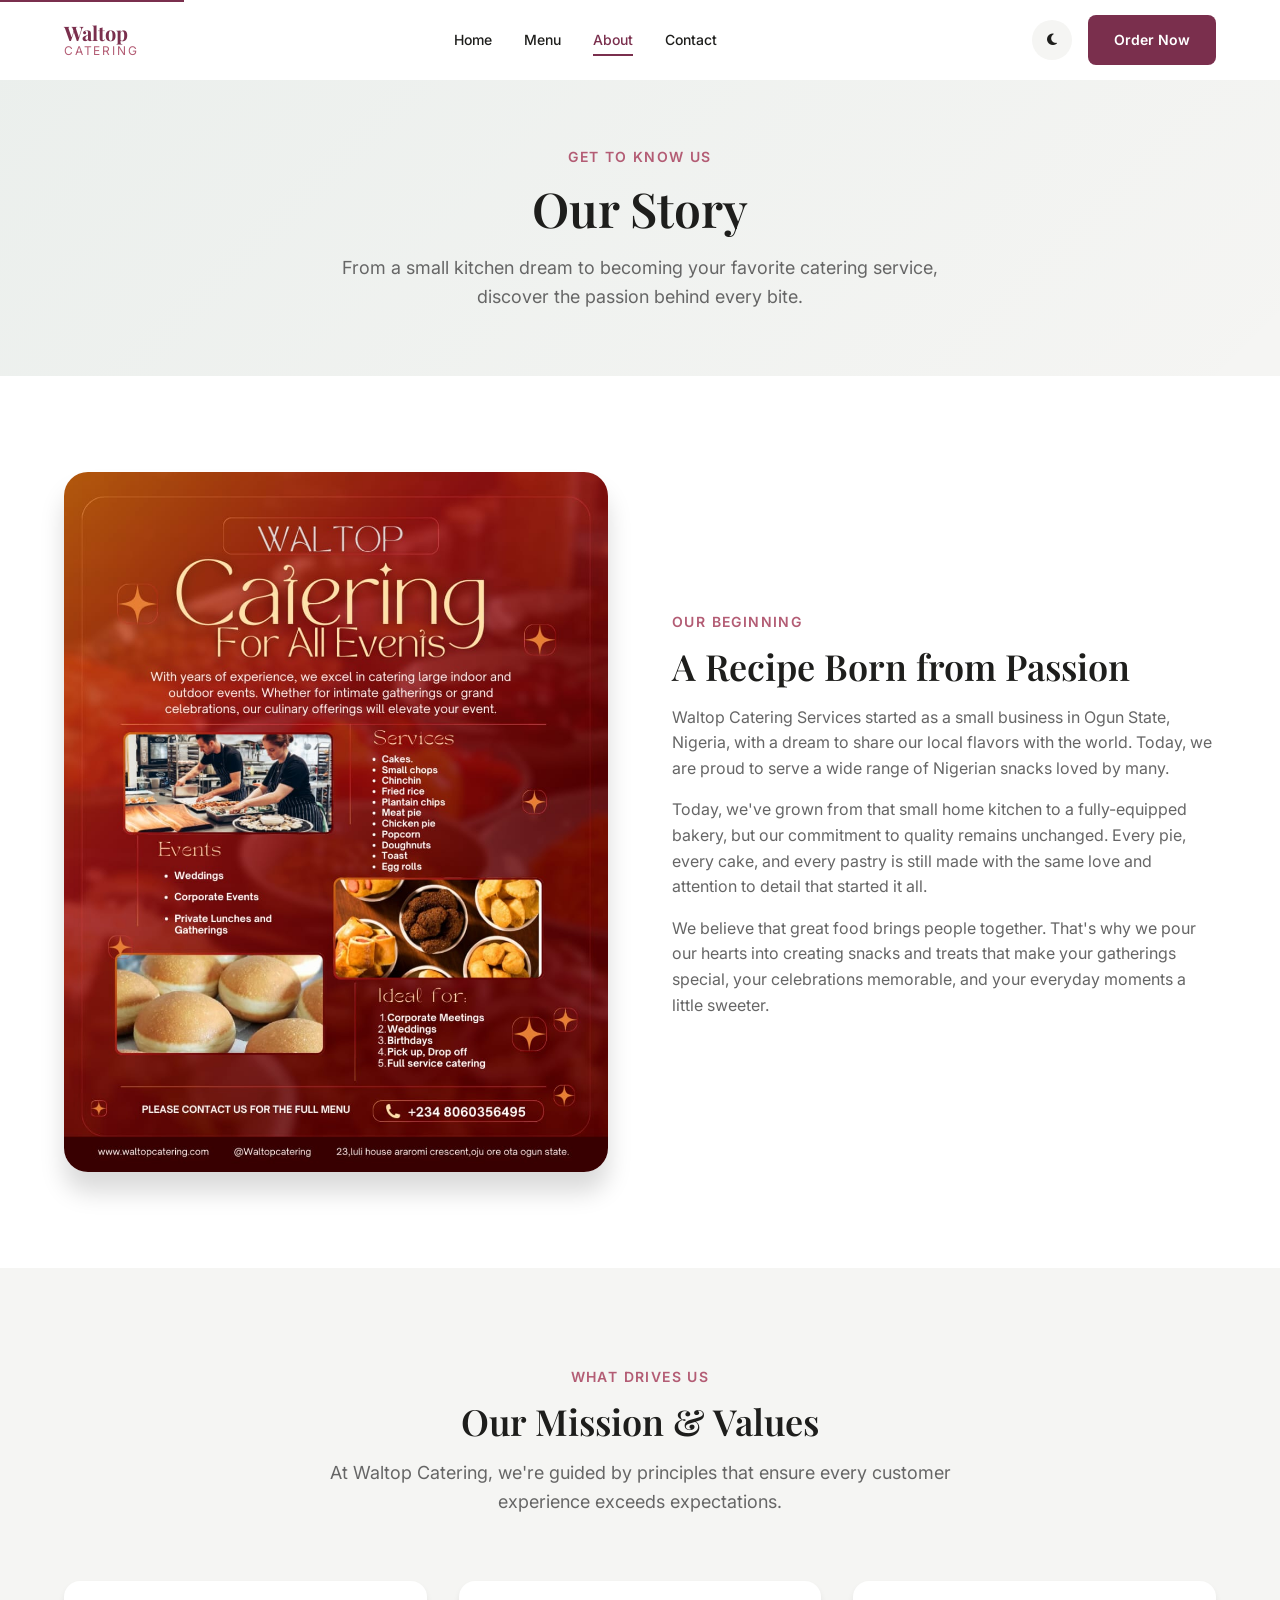
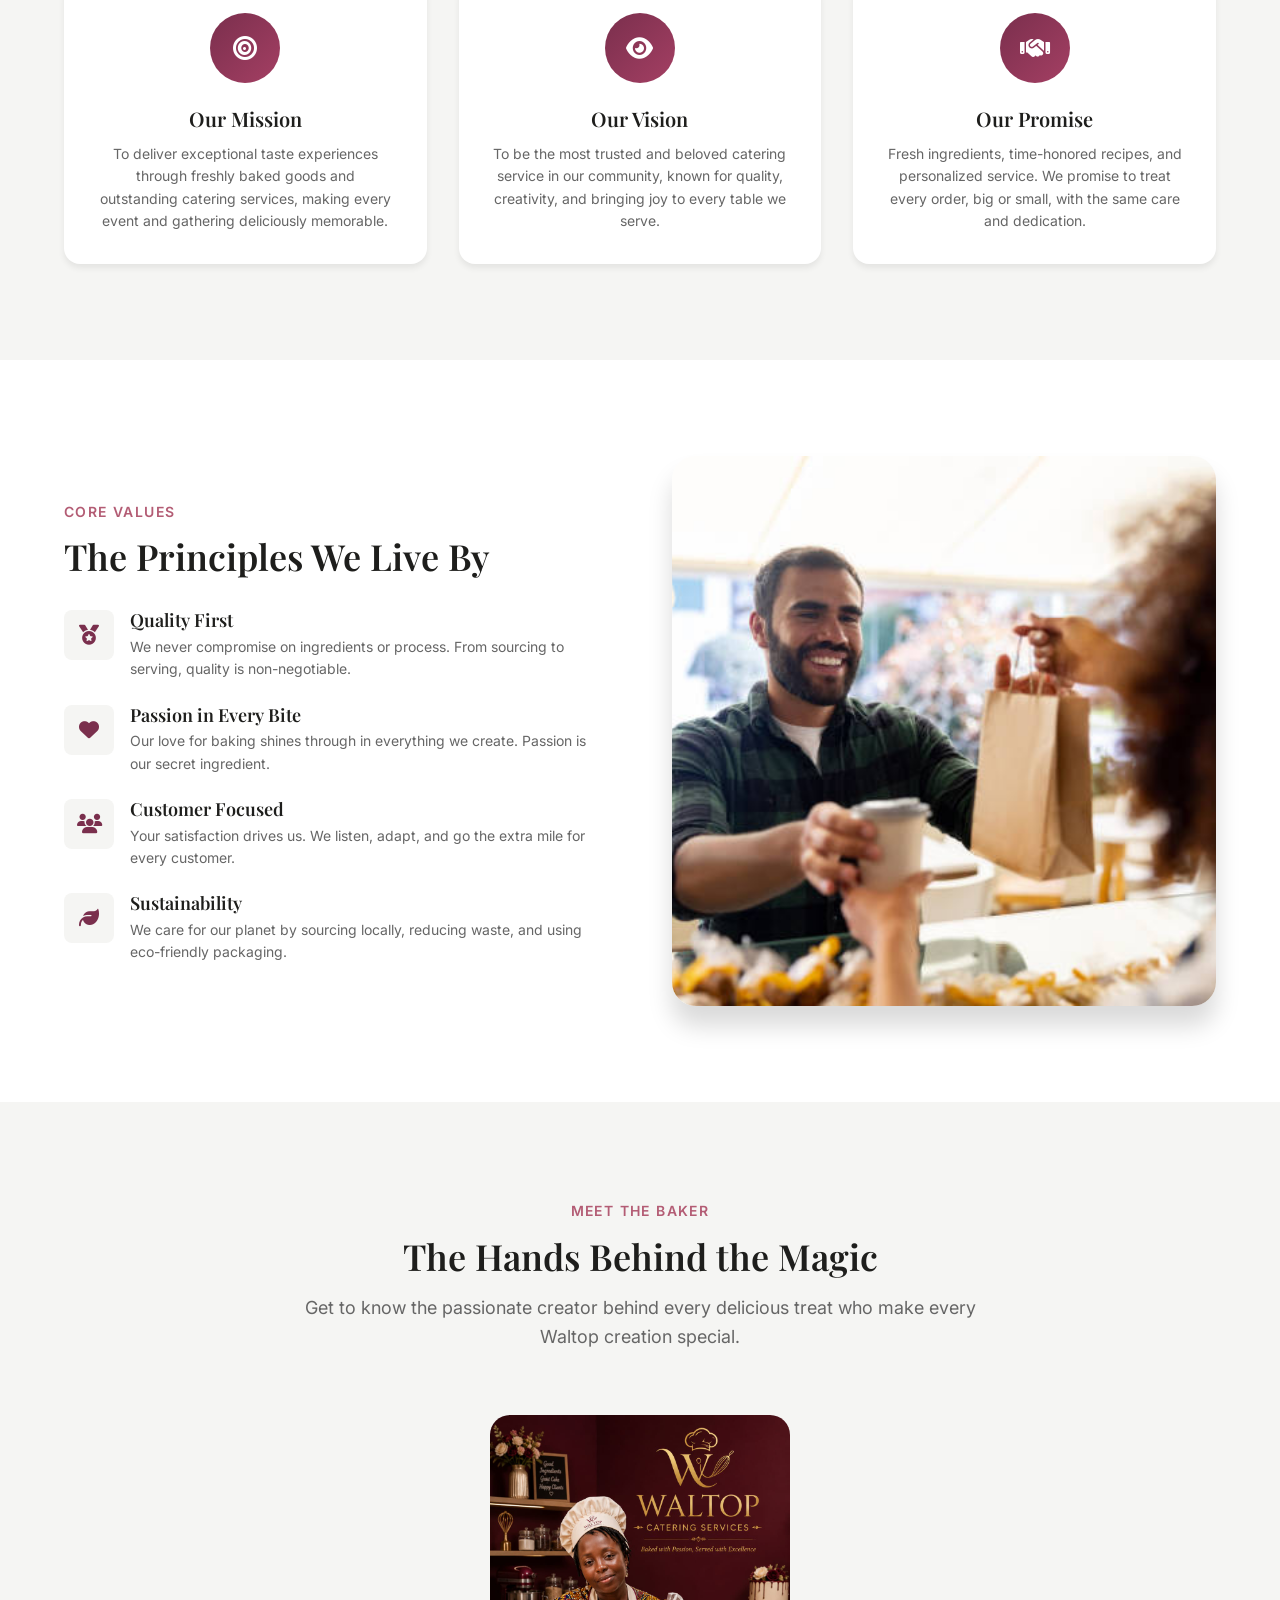
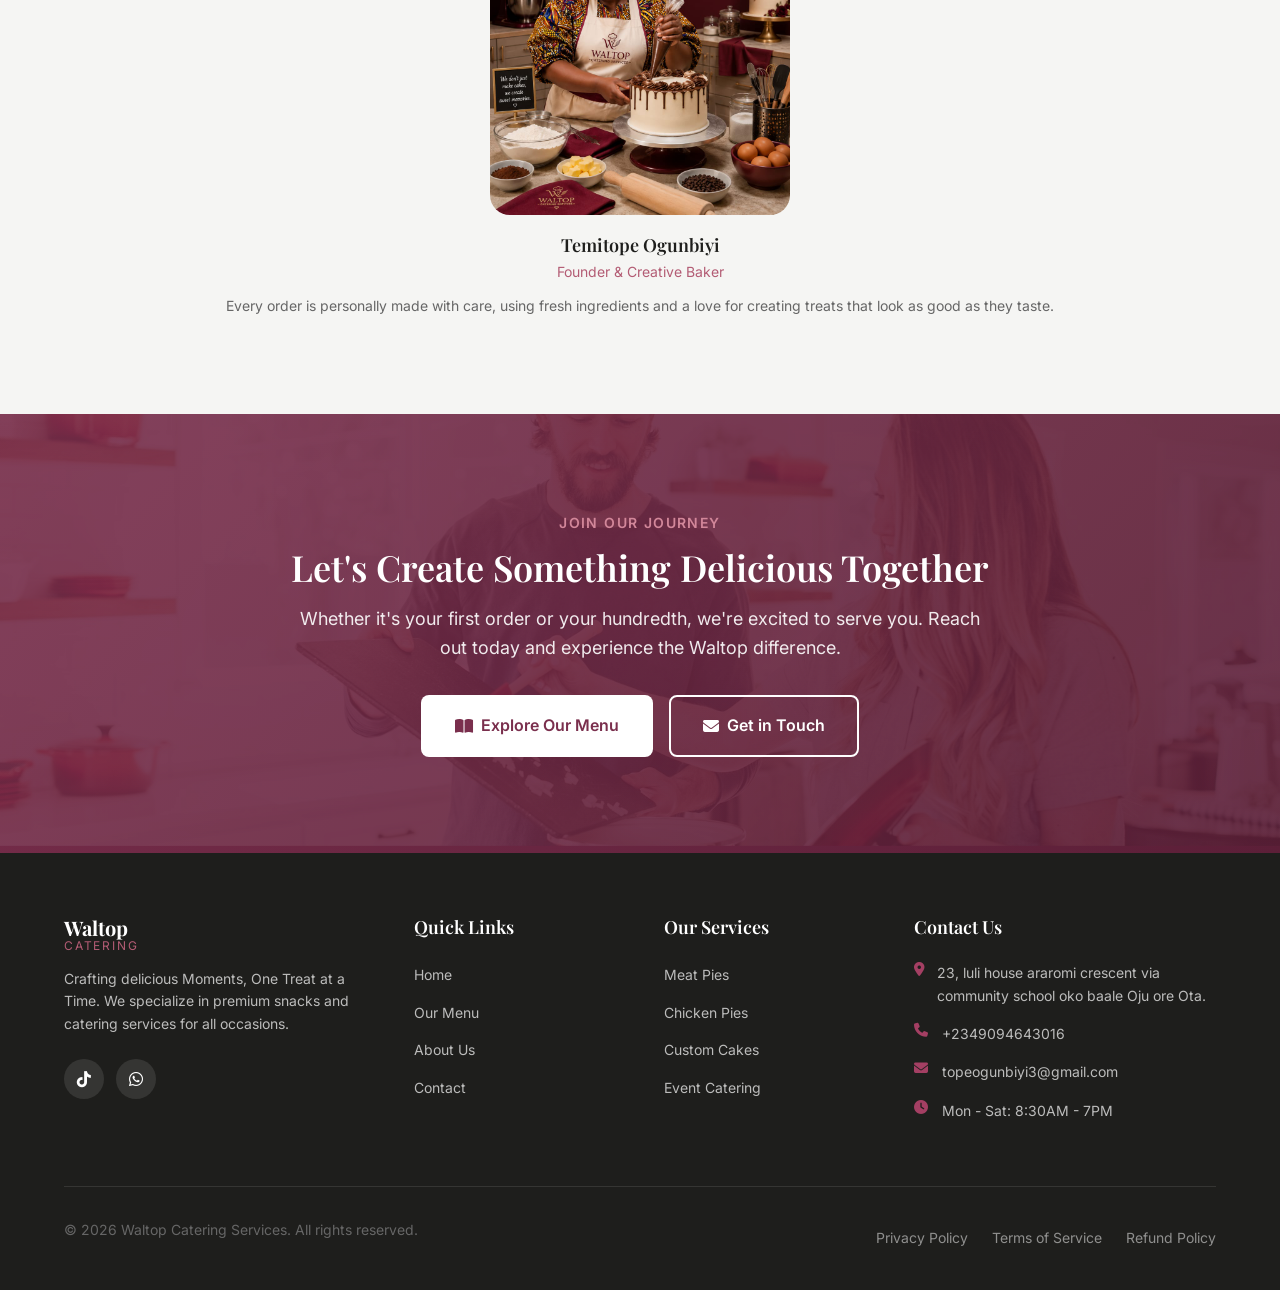
<file: about.html>
<!DOCTYPE html>
<html lang="en">
<head>
    <meta charset="UTF-8">
    <meta name="viewport" content="width=device-width, initial-scale=1.0">
    <meta name="description" content="Learn about Waltop Catering Services - our story, mission, and the passionate team behind your favorite snacks and treats.">
    <meta name="keywords" content="about, Waltop, catering, bakery, team, story, mission">
    <meta name="author" content="Waltop Catering Services">
    
    <title>About Us | Waltop Catering Services</title>
    <link rel="icon" type="image/x-icon" href="waltop.jpeg">
    
    <!-- Google Fonts -->
    <link rel="preconnect" href="https://fonts.googleapis.com">
    <link rel="preconnect" href="https://fonts.gstatic.com" crossorigin>
    <link href="https://fonts.googleapis.com/css2?family=Inter:wght@300;400;500;600;700&family=Playfair+Display:wght@400;500;600;700&display=swap" rel="stylesheet">
    
    <!-- Font Awesome Icons -->
    <link rel="stylesheet" href="https://cdnjs.cloudflare.com/ajax/libs/font-awesome/6.5.1/css/all.min.css">
    
    <!-- Custom Styles -->
    <link rel="stylesheet" href="styles.css">
</head>
<body>
    <!-- Skip to main content for accessibility -->
    <a href="#main-content" class="skip-link">Skip to main content</a>

    <!-- Fixed Navigation -->
    <header class="header" id="header">
        <nav class="nav container" aria-label="Main navigation">
            <a href="index.html" class="nav__logo">
                <span class="logo-text">Waltop</span>
                <span class="logo-tagline">Catering</span>
            </a>

            <div class="nav__menu" id="nav-menu">
                <ul class="nav__list">
                    <li class="nav__item">
                        <a href="index.html" class="nav__link">Home</a>
                    </li>
                    <li class="nav__item">
                        <a href="menu.html" class="nav__link">Menu</a>
                    </li>
                    <li class="nav__item">
                        <a href="about.html" class="nav__link active" aria-current="page">About</a>
                    </li>
                    <li class="nav__item">
                        <a href="contact.html" class="nav__link">Contact</a>
                    </li>
                </ul>

                <button class="nav__close" id="nav-close" aria-label="Close menu">
                    <i class="fas fa-times"></i>
                </button>
            </div>

            <div class="nav__actions">
                <button class="theme-toggle" id="theme-toggle" aria-label="Toggle dark mode">
                    <i class="fas fa-moon" id="theme-icon"></i>
                </button>
                <a href="menu.html" class="btn btn--primary nav__cta">Order Now</a>
                <button class="nav__toggle" id="nav-toggle" aria-label="Open menu" aria-expanded="false">
                    <i class="fas fa-bars"></i>
                </button>
            </div>
        </nav>
    </header>

    <!-- Main Content -->
    <main id="main-content">
        <!-- Page Hero -->
        <section class="page-hero">
            <div class="page-hero__parallax" aria-hidden="true"></div>
            <div class="container">
                <div class="page-hero__content fade-in">
                    <span class="page-hero__subtitle">Get to Know Us</span>
                    <h1 class="page-hero__title">Our Story</h1>
                    <p class="page-hero__description">
                        From a small kitchen dream to becoming your favorite catering service, 
                        discover the passion behind every bite.
                    </p>
                </div>
            </div>
        </section>

        <!-- Our Story Section -->
        <section class="about-story section" id="story">
            <div class="container">
                <div class="about-story__grid">
                    <div class="about-story__image fade-in">
                        <img 
                            src="waltop.jpeg" 
                            alt="Bakery interior with fresh pastries" 
                            loading="lazy"
                        >
                       
                    </div>

                    <div class="about-story__content fade-in">
                        <span class="section__subtitle">Our Beginning</span>
                        <h2 class="section__title">A Recipe Born from Passion</h2>
                        <p>
                           Waltop Catering Services started as a small business in Ogun State, Nigeria,
                with a dream to share our local flavors with the world. Today, we are proud 
                to serve a wide range of Nigerian snacks loved by many.
                        </p>
                        <p>
                            Today, we've grown from that small home kitchen to a fully-equipped bakery, 
                            but our commitment to quality remains unchanged. Every pie, every cake, and 
                            every pastry is still made with the same love and attention to detail that 
                            started it all.
                        </p>
                        <p>
                            We believe that great food brings people together. That's why we pour our 
                            hearts into creating snacks and treats that make your gatherings special, 
                            your celebrations memorable, and your everyday moments a little sweeter.
                        </p>
                    </div>
                </div>
            </div>
        </section>

        <!-- Mission & Values Section -->
        <section class="mission section section--alt" id="mission">
            <div class="container">
                <div class="section__header fade-in">
                    <span class="section__subtitle">What Drives Us</span>
                    <h2 class="section__title">Our Mission & Values</h2>
                    <p class="section__description">
                        At Waltop Catering, we're guided by principles that ensure 
                        every customer experience exceeds expectations.
                    </p>
                </div>

                <div class="mission__grid">
                    <!-- Mission Card -->
                    <div class="mission__card fade-in">
                        <div class="mission__icon">
                            <i class="fas fa-bullseye"></i>
                        </div>
                        <h3 class="mission__title">Our Mission</h3>
                        <p class="mission__text">
                            To deliver exceptional taste experiences through freshly baked 
                            goods and outstanding catering services, making every event 
                            and gathering deliciously memorable.
                        </p>
                    </div>

                    <!-- Vision Card -->
                    <div class="mission__card fade-in">
                        <div class="mission__icon">
                            <i class="fas fa-eye"></i>
                        </div>
                        <h3 class="mission__title">Our Vision</h3>
                        <p class="mission__text">
                            To be the most trusted and beloved catering service in our 
                            community, known for quality, creativity, and bringing joy 
                            to every table we serve.
                        </p>
                    </div>

                    <!-- Promise Card -->
                    <div class="mission__card fade-in">
                        <div class="mission__icon">
                            <i class="fas fa-handshake"></i>
                        </div>
                        <h3 class="mission__title">Our Promise</h3>
                        <p class="mission__text">
                            Fresh ingredients, time-honored recipes, and personalized 
                            service. We promise to treat every order, big or small, 
                            with the same care and dedication.
                        </p>
                    </div>
                </div>
            </div>
        </section>

        <!-- Core Values Section -->
        <section class="values section" id="values">
            <div class="container">
                <div class="values__grid">
                    <div class="values__content fade-in">
                        <span class="section__subtitle">Core Values</span>
                        <h2 class="section__title">The Principles We Live By</h2>
                        
                        <div class="values__list">
                            <div class="value__item">
                                <div class="value__icon">
                                    <i class="fas fa-medal"></i>
                                </div>
                                <div class="value__text">
                                    <h4>Quality First</h4>
                                    <p>
                                        We never compromise on ingredients or process. From 
                                        sourcing to serving, quality is non-negotiable.
                                    </p>
                                </div>
                            </div>

                            <div class="value__item">
                                <div class="value__icon">
                                    <i class="fas fa-heart"></i>
                                </div>
                                <div class="value__text">
                                    <h4>Passion in Every Bite</h4>
                                    <p>
                                        Our love for baking shines through in everything we 
                                        create. Passion is our secret ingredient.
                                    </p>
                                </div>
                            </div>

                            <div class="value__item">
                                <div class="value__icon">
                                    <i class="fas fa-users"></i>
                                </div>
                                <div class="value__text">
                                    <h4>Customer Focused</h4>
                                    <p>
                                        Your satisfaction drives us. We listen, adapt, and 
                                        go the extra mile for every customer.
                                    </p>
                                </div>
                            </div>

                            <div class="value__item">
                                <div class="value__icon">
                                    <i class="fas fa-leaf"></i>
                                </div>
                                <div class="value__text">
                                    <h4>Sustainability</h4>
                                    <p>
                                        We care for our planet by sourcing locally, reducing 
                                        waste, and using eco-friendly packaging.
                                    </p>
                                </div>
                            </div>
                        </div>
                    </div>

                    <div class="values__image fade-in">
                        <img 
                            src="happy customer.jpg" 
                            alt="Happy Customer" 
                            loading="lazy"
                        >
                    </div>
                </div>
            </div>
        </section>

        <!-- Team Section -->
        <section class="team section section--alt" id="team">
            <div class="container">
                <div class="section__header fade-in">
                    <span class="section__subtitle">Meet the Baker</span>
                    <h2 class="section__title">The Hands Behind the Magic</h2>
                    <p class="section__description">
                        Get to know the passionate creator behind every delicious treat who make every 
                        Waltop creation special.
                    </p>
                </div>

                    <!-- Team Member 1 -->
                    <div class="team__card fade-in">
                        <div class="team__image">
                            <img 
                                src="owner.jpeg" 
                                alt=" Waltop - Founder & Head Baker" 
                                loading="lazy"
                            >
                            <div class="team__social">
                                <a href="https://www.tiktok.com/@waltopcatering?_r=1&_t=ZS-94qaSfilLAf" class="social__link" aria-label="Follow us on Tiktok" target="_blank">
                            <i class="fab fa-tiktok"></i>
                        </a>
                        <a href="https://wa.me/2349094643016" class="social__link" aria-label="Follow us on WhatsApp" target="_blank">
                            <i class="fab fa-whatsapp"></i>
                        </a>
                            </div>
                        </div>
                        <div class="team__info">
                            <h3 class="team__name">Temitope Ogunbiyi</h3>
                            <span class="team__role">Founder & Creative Baker</span>
                            <p class="team__bio">
                                Every order is personally made with care, using fresh ingredients and a love for creating treats 
                                that look as good as they taste.
                            </p>
                        </div>
                    </div>
             </section>

                   <section class="cta section" id="cta">
            <div class="cta__parallax" aria-hidden="true"></div>
            <div class="container">
                <div class="cta__content fade-in">
                    <span class="section__subtitle section__subtitle--light">Join Our Journey</span>
                    <h2 class="cta__title">Let's Create Something Delicious Together</h2>
                    <p class="cta__description">
                        Whether it's your first order or your hundredth, we're excited to 
                        serve you. Reach out today and experience the Waltop difference.
                    </p>
                    <div class="cta__buttons">
                        <a href="menu.html" class="btn btn--white btn--lg">
                            <i class="fas fa-book-open"></i> Explore Our Menu
                        </a>
                        <a href="contact.html" class="btn btn--outline-white btn--lg">
                            <i class="fas fa-envelope"></i> Get in Touch
                        </a>
                    </div>
                </div>
            </div>
        </section>
    </main>

    <!-- Footer -->
    <footer class="footer" id="footer">
        <div class="container">
            <div class="footer__grid">
                <div class="footer__col">
                    <a href="index.html" class="footer__logo">
                        <span class="logo-text">Waltop</span>
                        <span class="logo-tagline">Catering</span>
                    </a>
                    <p class="footer__about">
                        Crafting delicious Moments, One Treat at a Time. We specialize in premium 
                        snacks and catering services for all occasions.
                    </p>
                     <div class="footer__social">
                        
                        <a href="https://www.tiktok.com/@waltopcatering?_r=1&_t=ZS-94qaSfilLAf" class="social__link" aria-label="Follow us on Tiktok" target="_blank">
                            <i class="fab fa-tiktok"></i>
                        </a>
                        <a href="https://wa.me/2349094643016" class="social__link" aria-label="Follow us on WhatsApp" target="_blank">
                            <i class="fab fa-whatsapp"></i>
                        </a>
                    </div>
                </div>

                <div class="footer__col">
                    <h4 class="footer__title">Quick Links</h4>
                    <ul class="footer__links">
                        <li><a href="index.html">Home</a></li>
                        <li><a href="menu.html">Our Menu</a></li>
                        <li><a href="about.html">About Us</a></li>
                        <li><a href="contact.html">Contact</a></li>
                    </ul>
                </div>

                <div class="footer__col">
                    <h4 class="footer__title">Our Services</h4>
                    <ul class="footer__links">
                        <li><a href="menu.html">Meat Pies</a></li>
                        <li><a href="menu.html">Chicken Pies</a></li>
                        <li><a href="menu.html">Custom Cakes</a></li>
                        <li><a href="contact.html">Event Catering</a></li>
                    </ul>
                </div>

                <div class="footer__col">
                    <h4 class="footer__title">Contact Us</h4>
                    <ul class="footer__contact">
                        <li>
                            <i class="fas fa-map-marker-alt"></i>
                            <span>23, luli house araromi crescent via community school oko baale Oju ore Ota.</span>
                        </li>
                        <li>
                            <i class="fas fa-phone"></i>
                            <a href="tel:+2349094643016">+2349094643016</a>
                        </li>
                        <li>
                            <i class="fas fa-envelope"></i>
                            <a href="mailto:topeogunbiyi3@gmail.com">topeogunbiyi3@gmail.com</a>
                        </li>
                        <li>
                            <i class="fas fa-clock"></i>
                            <span>Mon - Sat: 8:30AM - 7PM</span>
                        </li>
                    </ul>
                </div>
            </div>

          <div class="footer__bottom">
                <p>&copy; <span id="currentYear"></span> Waltop Catering Services. All rights reserved.</p>
                <div class="footer__legal">
                        <a href="privacy policy.html">Privacy Policy</a>
                        <a href="terms and conditions.html">Terms of Service</a>
                    <a href="#" onclick="openModal('refundModal'); return false">Refund Policy</a>
                </div>
            </div>
           
<!-- Refund Policy Modal -->
<div id="refundModal" class="legal-modal">
  <div class="legal-modal-content">
    <button class="legal-close" onclick="closeModal('refundModal')">&times;</button>
    <h2>Refund Policy</h2>
    <p>
      Due to the nature of our freshly made food products, all orders are generally
      non-refundable once preparation has started.
    </p>
    <p>
      If there is an issue with your order, such as receiving the wrong item or a
      confirmed quality concern, please contact us as soon as possible so we can
      review and resolve it fairly.
    </p>
    <p>
      We are committed to customer satisfaction and will always do our best to make
      things right where possible.
    </p>
  </div>
</div>
        </div>
    </footer>

    <!-- Sticky Order Button (Mobile) -->
    <a href="menu.html" class="sticky-cta" aria-label="Order Now">
        <i class="fas fa-shopping-bag"></i>
        <span>Order</span>
    </a>

    <!-- Back to Top Button -->
    <button class="back-to-top" id="back-to-top" aria-label="Back to top">
        <i class="fas fa-arrow-up"></i>
    </button>

    <!-- JavaScript -->
    <script src="main.js"></script>
</body>
</html>
</file>
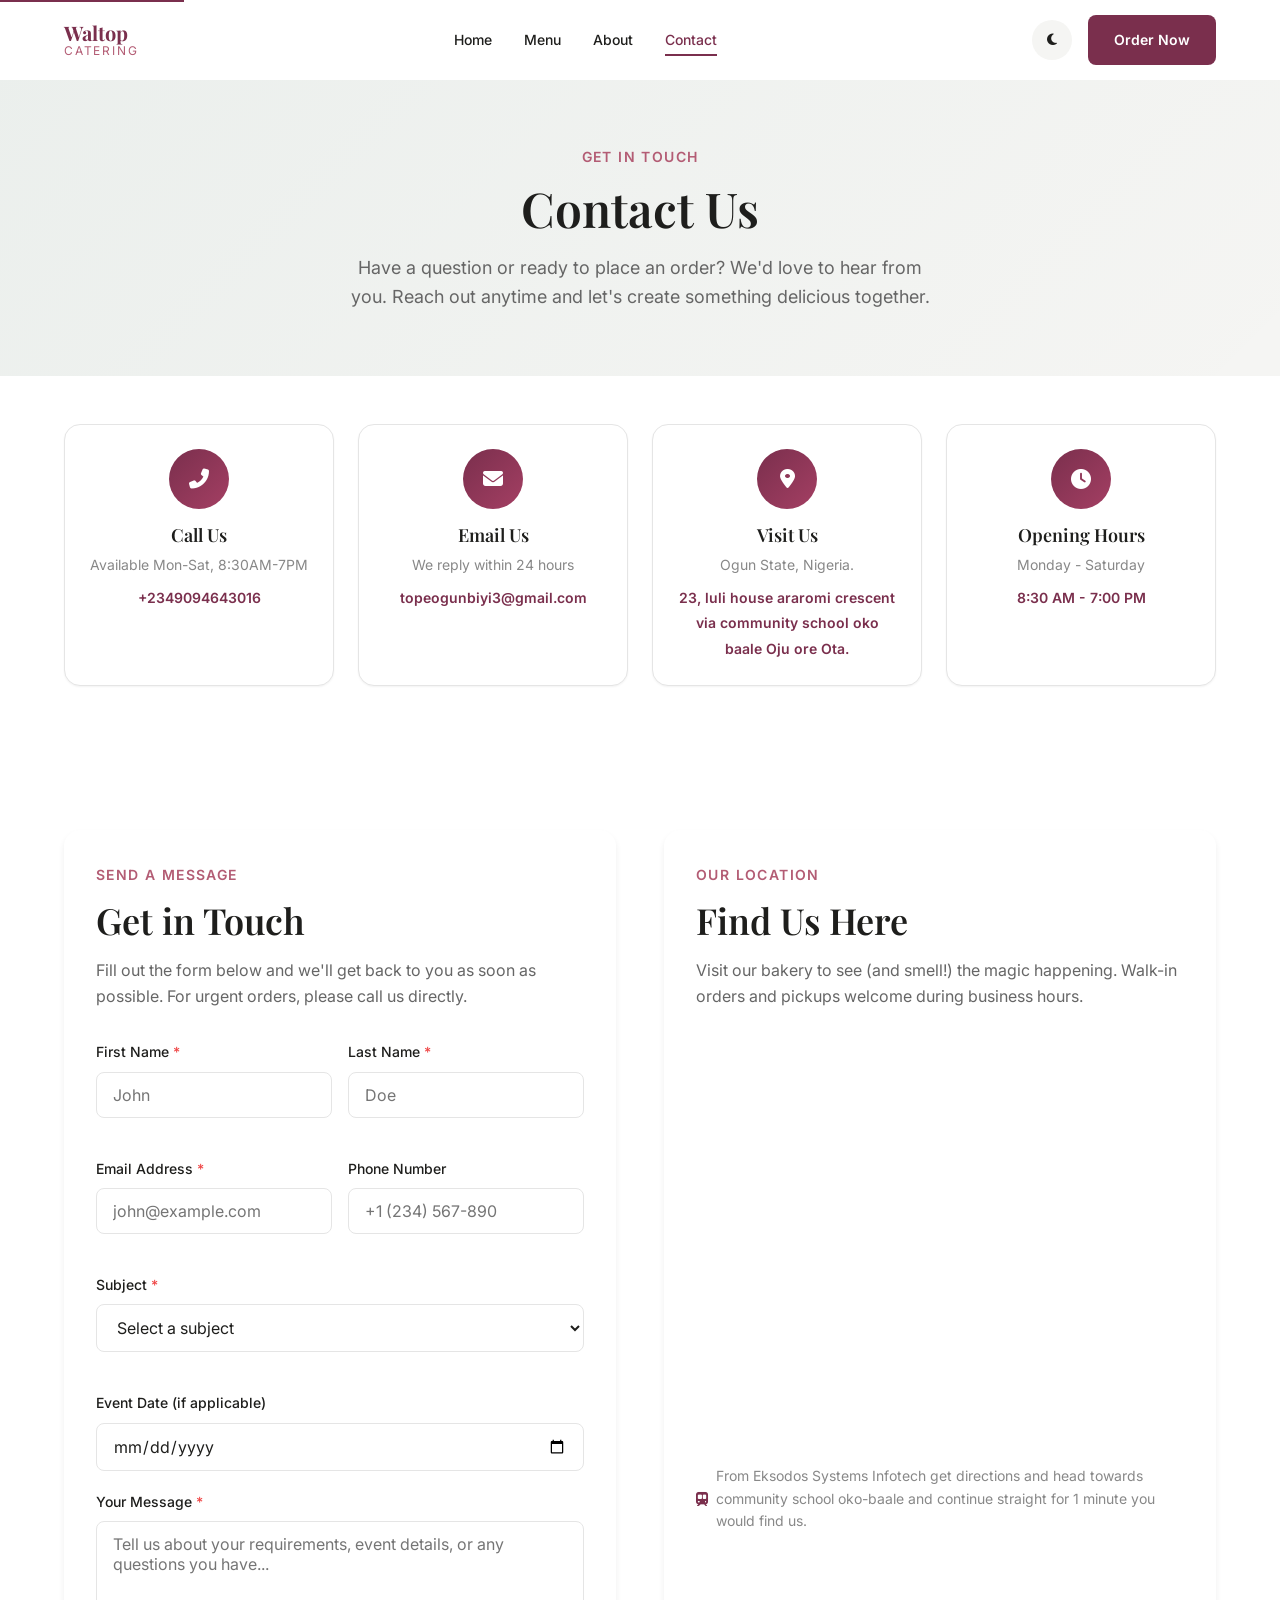
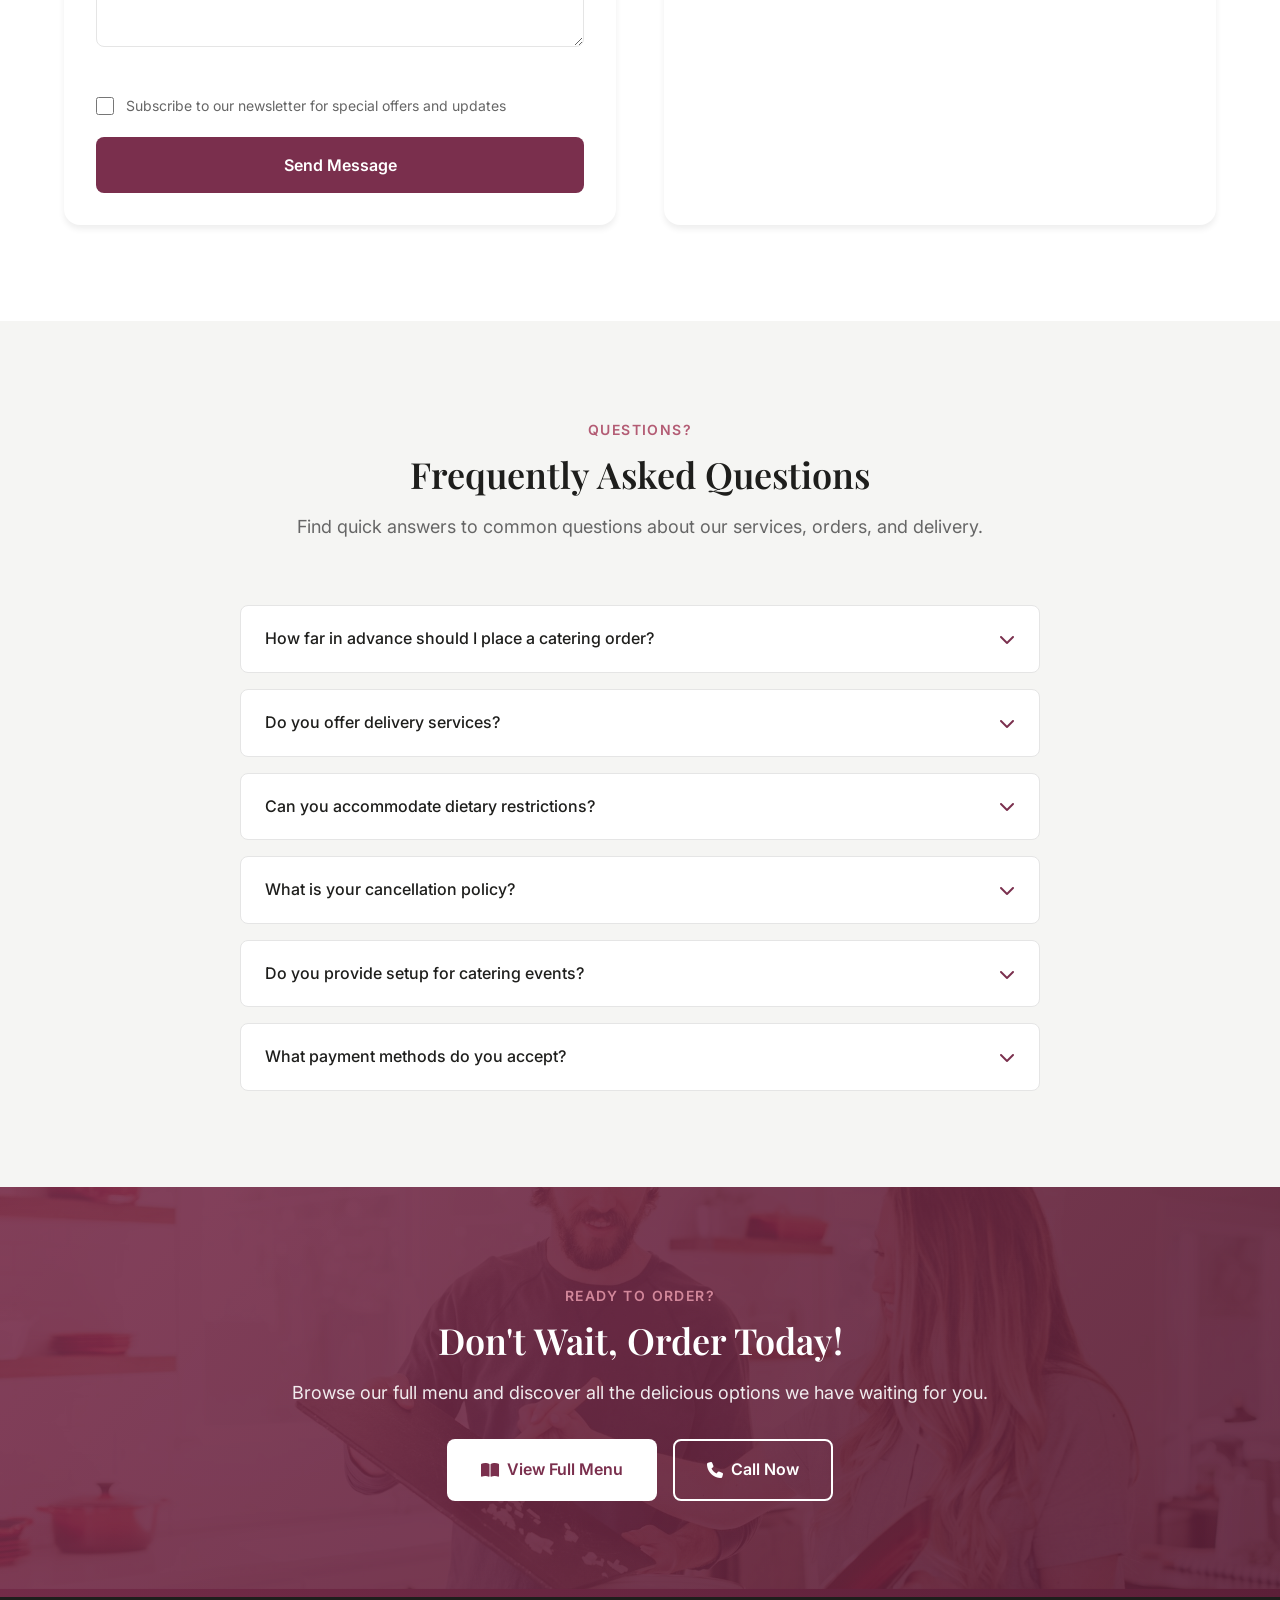
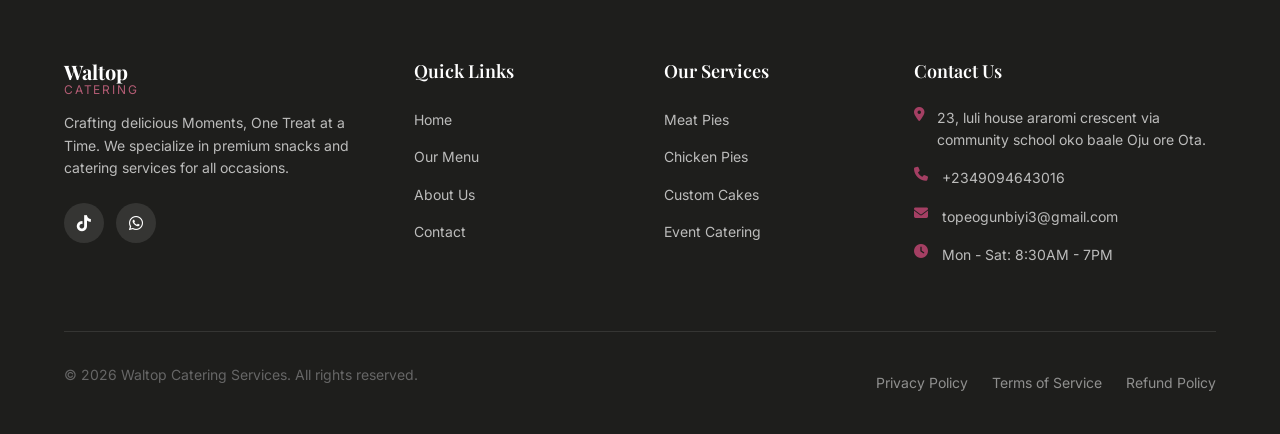
<file: contact.html>
<!DOCTYPE html>
<html lang="en">
<head>
    <meta charset="UTF-8">
    <meta name="viewport" content="width=device-width, initial-scale=1.0">
    <meta name="description" content="Contact Waltop Catering Services for orders, quotes, and inquiries. Visit our location or reach us by phone and email.">
    <meta name="keywords" content="contact, Waltop, catering, order, quote, phone, email, location">
    <meta name="author" content="Waltop Catering Services">
    
    <title>Contact Us | Waltop Catering Services</title>
    <link rel="icon" type="image/x-icon" href="waltop.jpeg">
    
    <!-- Google Fonts -->
    <link rel="preconnect" href="https://fonts.googleapis.com">
    <link rel="preconnect" href="https://fonts.gstatic.com" crossorigin>
    <link href="https://fonts.googleapis.com/css2?family=Inter:wght@300;400;500;600;700&family=Playfair+Display:wght@400;500;600;700&display=swap" rel="stylesheet">
    
    <!-- Font Awesome Icons -->
    <link rel="stylesheet" href="https://cdnjs.cloudflare.com/ajax/libs/font-awesome/6.5.1/css/all.min.css">
    
    <!-- Custom Styles -->
    <link rel="stylesheet" href="styles.css">
</head>
<body>
    <!-- Skip to main content for accessibility -->
    <a href="#main-content" class="skip-link">Skip to main content</a>

    <!-- Fixed Navigation -->
    <header class="header" id="header">
        <nav class="nav container" aria-label="Main navigation">
            <a href="index.html" class="nav__logo">
                <span class="logo-text">Waltop</span>
                <span class="logo-tagline">Catering</span>
            </a>

            <div class="nav__menu" id="nav-menu">
                <ul class="nav__list">
                    <li class="nav__item">
                        <a href="index.html" class="nav__link">Home</a>
                    </li>
                    <li class="nav__item">
                        <a href="menu.html" class="nav__link">Menu</a>
                    </li>
                    <li class="nav__item">
                        <a href="about.html" class="nav__link">About</a>
                    </li>
                    <li class="nav__item">
                        <a href="contact.html" class="nav__link active" aria-current="page">Contact</a>
                    </li>
                </ul>

                <button class="nav__close" id="nav-close" aria-label="Close menu">
                    <i class="fas fa-times"></i>
                </button>
            </div>

            <div class="nav__actions">
                <button class="theme-toggle" id="theme-toggle" aria-label="Toggle dark mode">
                    <i class="fas fa-moon" id="theme-icon"></i>
                </button>
                <a href="menu.html" class="btn btn--primary nav__cta">Order Now</a>
                <button class="nav__toggle" id="nav-toggle" aria-label="Open menu" aria-expanded="false">
                    <i class="fas fa-bars"></i>
                </button>
            </div>
        </nav>
    </header>

    <!-- Main Content -->
    <main id="main-content">
        <!-- Page Hero -->
        <section class="page-hero">
            <div class="page-hero__parallax" aria-hidden="true"></div>
            <div class="container">
                <div class="page-hero__content fade-in">
                    <span class="page-hero__subtitle">Get in Touch</span>
                    <h1 class="page-hero__title">Contact Us</h1>
                    <p class="page-hero__description">
                        Have a question or ready to place an order? We'd love to hear from you. 
                        Reach out anytime and let's create something delicious together.
                    </p>
                </div>
            </div>
        </section>

        <!-- Contact Info Cards -->
        <section class="contact-info section--sm" id="contact-info">
            <div class="container">
                <div class="contact-info__grid">
                    <!-- Phone Card -->
                    <div class="contact-info__card fade-in">
                        <div class="contact-info__icon">
                            <i class="fas fa-phone-alt"></i>
                        </div>
                        <h3 class="contact-info__title">Call Us</h3>
                        <p class="contact-info__text">Available Mon-Sat, 8:30AM-7PM</p>
                        <a href="tel:+2349094643016" class="contact-info__link">+2349094643016</a>
                    </div>

                    <!-- Email Card -->
                    <div class="contact-info__card fade-in">
                        <div class="contact-info__icon">
                            <i class="fas fa-envelope"></i>
                        </div>
                        <h3 class="contact-info__title">Email Us</h3>
                        <p class="contact-info__text">We reply within 24 hours</p>
                        <a href="mailto:topeogunbiyi3@gmail.com" class="contact-info__link">topeogunbiyi3@gmail.com</a>
                    </div>

                    <!-- Location Card -->
                    <div class="contact-info__card fade-in">
                        <div class="contact-info__icon">
                            <i class="fas fa-map-marker-alt"></i>
                        </div>
                        <h3 class="contact-info__title">Visit Us</h3>
                        <p class="contact-info__text">Ogun State, Nigeria.</p>
                        <span class="contact-info__link">23, luli house araromi crescent via community school oko baale Oju ore Ota.</span>
                    </div>

                    <!-- Hours Card -->
                    <div class="contact-info__card fade-in">
                        <div class="contact-info__icon">
                            <i class="fas fa-clock"></i>
                        </div>
                        <h3 class="contact-info__title">Opening Hours</h3>
                        <p class="contact-info__text">Monday - Saturday</p>
                        <span class="contact-info__link">8:30 AM - 7:00 PM</span>
                    </div>
                </div>
            </div>
        </section>

        <!-- Contact Form & Map Section -->
        <section class="contact section" id="contact">
            <div class="container">
                <div class="contact__grid">
                    <!-- Contact Form -->
                    <div class="contact__form-wrapper fade-in">
                        <div class="contact__form-header">
                            <span class="section__subtitle">Send a Message</span>
                            <h2 class="section__title">Get in Touch</h2>
                            <p>
                                Fill out the form below and we'll get back to you as soon as possible. 
                                For urgent orders, please call us directly.
                            </p>
                        </div>

                        <form class="contact__form" id="contact-form" action="https://formspree.io/f/meedvzeo" method="POST">
                            <div class="form__row">
                                <div class="form__group">
                                    <label for="firstName" class="form__label">First Name <span class="required">*</span></label>
                                    <input 
                                        type="text" 
                                        id="firstName" 
                                        name="firstName" 
                                        class="form__input" 
                                        placeholder="John"
                                        required
                                        aria-required="true"
                                    >
                                    <span class="form__error" id="firstName-error"></span>
                                </div>

                                <div class="form__group">
                                    <label for="lastName" class="form__label">Last Name <span class="required">*</span></label>
                                    <input 
                                        type="text" 
                                        id="lastName" 
                                        name="lastName" 
                                        class="form__input" 
                                        placeholder="Doe"
                                        required
                                        aria-required="true"
                                    >
                                    <span class="form__error" id="lastName-error"></span>
                                </div>
                            </div>

                            <div class="form__row">
                                <div class="form__group">
                                    <label for="email" class="form__label">Email Address <span class="required">*</span></label>
                                    <input 
                                        type="email" 
                                        id="email" 
                                        name="email" 
                                        class="form__input" 
                                        placeholder="john@example.com"
                                        required
                                        aria-required="true"
                                    >
                                    <span class="form__error" id="email-error"></span>
                                </div>

                                <div class="form__group">
                                    <label for="phone" class="form__label">Phone Number</label>
                                    <input 
                                        type="tel" 
                                        id="phone" 
                                        name="phone" 
                                        class="form__input" 
                                        placeholder="+1 (234) 567-890"
                                    >
                                    <span class="form__error" id="phone-error"></span>
                                </div>
                            </div>

                            <div class="form__group">
                                <label for="subject" class="form__label">Subject <span class="required">*</span></label>
                                <select 
                                    id="subject" 
                                    name="subject" 
                                    class="form__select"
                                    required
                                    aria-required="true"
                                >
                                    <option value="">Select a subject</option>
                                    <option value="general">General Inquiry</option>
                                    <option value="order">Place an Order</option>
                                    <option value="catering">Event Catering Quote</option>
                                    <option value="custom-cake">Custom Cake Request</option>
                                    <option value="feedback">Feedback</option>
                                    <option value="other">Other</option>
                                </select>
                                <span class="form__error" id="subject-error"></span>
                            </div>

                            <div class="form__group">
                                <label for="eventDate" class="form__label">Event Date (if applicable)</label>
                                <input 
                                    type="date" 
                                    id="eventDate" 
                                    name="eventDate" 
                                    class="form__input"
                                >
                            </div>

                            <div class="form__group">
                                <label for="message" class="form__label">Your Message <span class="required">*</span></label>
                                <textarea 
                                    id="message" 
                                    name="message" 
                                    class="form__textarea" 
                                    rows="5" 
                                    placeholder="Tell us about your requirements, event details, or any questions you have..."
                                    required
                                    aria-required="true"
                                ></textarea>
                                <span class="form__error" id="message-error"></span>
                            </div>

                            <div class="form__group form__group--checkbox">
                                <input 
                                    type="checkbox" 
                                    id="newsletter" 
                                    name="newsletter" 
                                    class="form__checkbox"
                                >
                                <label for="newsletter" class="form__checkbox-label">
                                    Subscribe to our newsletter for special offers and updates
                                </label>
                            </div>

                            <button type="submit" class="btn btn--primary btn--lg btn--block" id="submit-btn">
                                <span class="btn__text">Send Message</span>
                                <span class="btn__loader" aria-hidden="true">
                                    <i class="fas fa-spinner fa-spin"></i>
                                </span>
                            </button>

                            <!-- Success Message -->
                            <div class="form__success" id="form-success" aria-live="polite">
                                <i class="fas fa-check-circle"></i>
                                <p>Thank you! Your message has been sent successfully. We'll get back to you soon.</p>
                            </div>
                        </form>
                    </div>

                    <!-- Map Section -->
                    <div class="contact__map-wrapper fade-in">
                        <div class="contact__map-header">
                            <span class="section__subtitle">Our Location</span>
                            <h2 class="section__title">Find Us Here</h2>
                            <p>
                                Visit our bakery to see (and smell!) the magic happening. 
                                Walk-in orders and pickups welcome during business hours.
                            </p>
                        </div>

                        <div class="contact__map">
                            <!-- Google Maps Embed -->
                            <iframe 
                                src="https://www.google.com/maps/embed?pb=!1m18!1m12!1m3!1d3962.4241878572043!2d3.171794678800571!3d6.717979103563695!2m3!1f0!2f0!3f0!3m2!1i1024!2i768!4f13.1!3m3!1m2!1s0x103b9fb37befd327%3A0xda769c90e43f8c67!2sEksodos%20systems%20infotech!5e0!3m2!1sen!2sng!4v1774014154026!5m2!1sen!2sng" 
                                width="100%" 
                                height="400" 
                                style="border:0;" 
                                allowfullscreen="" 
                                loading="lazy" 
                                referrerpolicy="no-referrer-when-downgrade"
                                title="Waltop Catering Services Location"
                            ></iframe>
                        </div>

                        <!-- Additional Info -->
                        <div class="contact__map-info">
                            <div class="map-info__item">
                                 <i class="fas fa-subway"></i>
                                <span>From Eksodos Systems Infotech get directions and head towards community school oko-baale and
                                    continue straight for 1 minute you would find us.</span>
                            </div>
            
                        </div>
                    </div>
                </div>
            </div>
        </section>

        <!-- FAQ Section -->
        <section class="faq section section--alt" id="faq">
            <div class="container">
                <div class="section__header fade-in">
                    <span class="section__subtitle">Questions?</span>
                    <h2 class="section__title">Frequently Asked Questions</h2>
                    <p class="section__description">
                        Find quick answers to common questions about our services, 
                        orders, and delivery.
                    </p>
                </div>

                <div class="faq__grid fade-in">
                    <!-- FAQ Item 1 -->
                    <details class="faq__item">
                        <summary class="faq__question">
                            <span>How far in advance should I place a catering order?</span>
                            <i class="fas fa-chevron-down"></i>
                        </summary>
                        <div class="faq__answer">
                            <p>
                                For small orders (under 50 items), we recommend at least 2-3 days notice. 
                                For larger events or custom cakes, please give us at least 1-2 weeks advance 
                                notice to ensure we can accommodate your request perfectly.
                            </p>
                        </div>
                    </details>

                    <!-- FAQ Item 2 -->
                    <details class="faq__item">
                        <summary class="faq__question">
                            <span>Do you offer delivery services?</span>
                            <i class="fas fa-chevron-down"></i>
                        </summary>
                        <div class="faq__answer">
                            <p>
                                Yes! We offer delivery within a 20-mile radius of our bakery. Delivery 
                                fees vary based on distance and order size. For catering orders over $200, 
                                delivery is free within 10 miles.
                            </p>
                        </div>
                    </details>

                    <!-- FAQ Item 3 -->
                    <details class="faq__item">
                        <summary class="faq__question">
                            <span>Can you accommodate dietary restrictions?</span>
                            <i class="fas fa-chevron-down"></i>
                        </summary>
                        <div class="faq__answer">
                            <p>
                                We offer vegetarian options and can accommodate some dietary restrictions 
                                with advance notice. Please let us know about any allergies or dietary 
                                requirements when placing your order, and we'll do our best to help.
                            </p>
                        </div>
                    </details>

                    <!-- FAQ Item 4 -->
                    <details class="faq__item">
                        <summary class="faq__question">
                            <span>What is your cancellation policy?</span>
                            <i class="fas fa-chevron-down"></i>
                        </summary>
                        <div class="faq__answer">
                            <p>
                                For standard orders, cancellations made 24 hours before pickup/delivery 
                                receive a full refund. Custom cakes and large catering orders require 
                                48-hour notice. A 50% deposit is required for orders over $100.
                            </p>
                        </div>
                    </details>

                    <!-- FAQ Item 5 -->
                    <details class="faq__item">
                        <summary class="faq__question">
                            <span>Do you provide setup for catering events?</span>
                            <i class="fas fa-chevron-down"></i>
                        </summary>
                        <div class="faq__answer">
                            <p>
                                Our Premium catering package includes on-site setup and service. For 
                                Basic and Standard packages, we deliver items ready to serve. Full event 
                                service can be added to any package for an additional fee.
                            </p>
                        </div>
                    </details>

                    <!-- FAQ Item 6 -->
                    <details class="faq__item">
                        <summary class="faq__question">
                            <span>What payment methods do you accept?</span>
                            <i class="fas fa-chevron-down"></i>
                        </summary>
                        <div class="faq__answer">
                            <p>
                                We accept all major credit cards, debit cards, cash, and bank transfers. 
                                For catering orders, we require a 50% deposit to confirm your booking, 
                                with the balance due on delivery or pickup.
                            </p>
                        </div>
                    </details>
                </div>
            </div>
        </section>

        <!-- CTA Section -->
        <section class="cta section" id="cta">
            <div class="cta__parallax" aria-hidden="true"></div>
            <div class="container">
                <div class="cta__content fade-in">
                    <span class="section__subtitle section__subtitle--light">Ready to Order?</span>
                    <h2 class="cta__title">Don't Wait, Order Today!</h2>
                    <p class="cta__description">
                        Browse our full menu and discover all the delicious options 
                        we have waiting for you.
                    </p>
                    <div class="cta__buttons">
                        <a href="menu.html" class="btn btn--white btn--lg">
                            <i class="fas fa-book-open"></i> View Full Menu
                        </a>
                        <a href="tel:+2349094643016" class="btn btn--outline-white btn--lg">
                            <i class="fas fa-phone"></i> Call Now
                        </a>
                    </div>
                </div>
            </div>
        </section>
    </main>

    <!-- Footer -->
    <footer class="footer" id="footer">
        <div class="container">
            <div class="footer__grid">
                <div class="footer__col">
                    <a href="index.html" class="footer__logo">
                        <span class="logo-text">Waltop</span>
                        <span class="logo-tagline">Catering</span>
                    </a>
                    <p class="footer__about">
                        Crafting delicious Moments, One Treat at a Time. We specialize in premium 
                        snacks and catering services for all occasions.
                    </p>
                    <div class="footer__social">
                        
                        <a href="https://www.tiktok.com/@waltopcatering?_r=1&_t=ZS-94qaSfilLAf" class="social__link" aria-label="Follow us on Tiktok" target="_blank">
                            <i class="fab fa-tiktok"></i>
                        </a>
                        <a href="https://wa.me/2349094643016" class="social__link" aria-label="Follow us on WhatsApp" target="_blank">
                            <i class="fab fa-whatsapp"></i>
                        </a>
                    </div>
                </div>

                <div class="footer__col">
                    <h4 class="footer__title">Quick Links</h4>
                    <ul class="footer__links">
                        <li><a href="index.html">Home</a></li>
                        <li><a href="menu.html">Our Menu</a></li>
                        <li><a href="about.html">About Us</a></li>
                        <li><a href="contact.html">Contact</a></li>
                    </ul>
                </div>

                <div class="footer__col">
                    <h4 class="footer__title">Our Services</h4>
                    <ul class="footer__links">
                        <li><a href="menu.html">Meat Pies</a></li>
                        <li><a href="menu.html">Chicken Pies</a></li>
                        <li><a href="menu.html">Custom Cakes</a></li>
                        <li><a href="contact.html">Event Catering</a></li>
                    </ul>
                </div>

                <div class="footer__col">
                    <h4 class="footer__title">Contact Us</h4>
                    <ul class="footer__contact">
                        <li>
                            <i class="fas fa-map-marker-alt"></i>
                            <span>23, luli house araromi crescent via community school oko baale Oju ore Ota.</span>
                        </li>
                        <li>
                            <i class="fas fa-phone"></i>
                            <a href="tel:+2349094643016">+2349094643016</a>
                        </li>
                        <li>
                            <i class="fas fa-envelope"></i>
                            <a href="mailto:topeogunbiyi3@gmail.com">topeogunbiyi3@gmail.com</a>
                        </li>
                        <li>
                            <i class="fas fa-clock"></i>
                            <span>Mon - Sat: 8:30AM - 7PM</span>
                        </li>
                    </ul>
                </div>
            </div>

             <div class="footer__bottom">
                <p>&copy; <span id="currentYear"></span> Waltop Catering Services. All rights reserved.</p>
                <div class="footer__legal">
                    <a href="privacy policy.html" >Privacy Policy</a>
                    <a href="terms and conditions.html">Terms of Service</a>
                    <a href="#" onclick="openModal('refundModal'); return false">Refund Policy</a>
                </div>
            </div>
           
<!-- Refund Policy Modal -->
<div id="refundModal" class="legal-modal">
  <div class="legal-modal-content">
    <button class="legal-close" onclick="closeModal('refundModal')">&times;</button>
    <h2>Refund Policy</h2>
    <p>
      Due to the nature of our freshly made food products, all orders are generally
      non-refundable once preparation has started.
    </p>
    <p>
      If there is an issue with your order, such as receiving the wrong item or a
      confirmed quality concern, please contact us as soon as possible so we can
      review and resolve it fairly.
    </p>
    <p>
      We are committed to customer satisfaction and will always do our best to make
      things right where possible.
    </p>
  </div>
</div>
        </div>
    </footer>


    <!-- Sticky Order Button (Mobile) -->
    <a href="menu.html" class="sticky-cta" aria-label="Order Now">
        <i class="fas fa-shopping-bag"></i>
        <span>Order</span>
    </a>

    <!-- Back to Top Button -->
    <button class="back-to-top" id="back-to-top" aria-label="Back to top">
        <i class="fas fa-arrow-up"></i>
    </button>

    <!-- JavaScript -->
    <script src="main.js"></script>
</body>
</html>
</file>
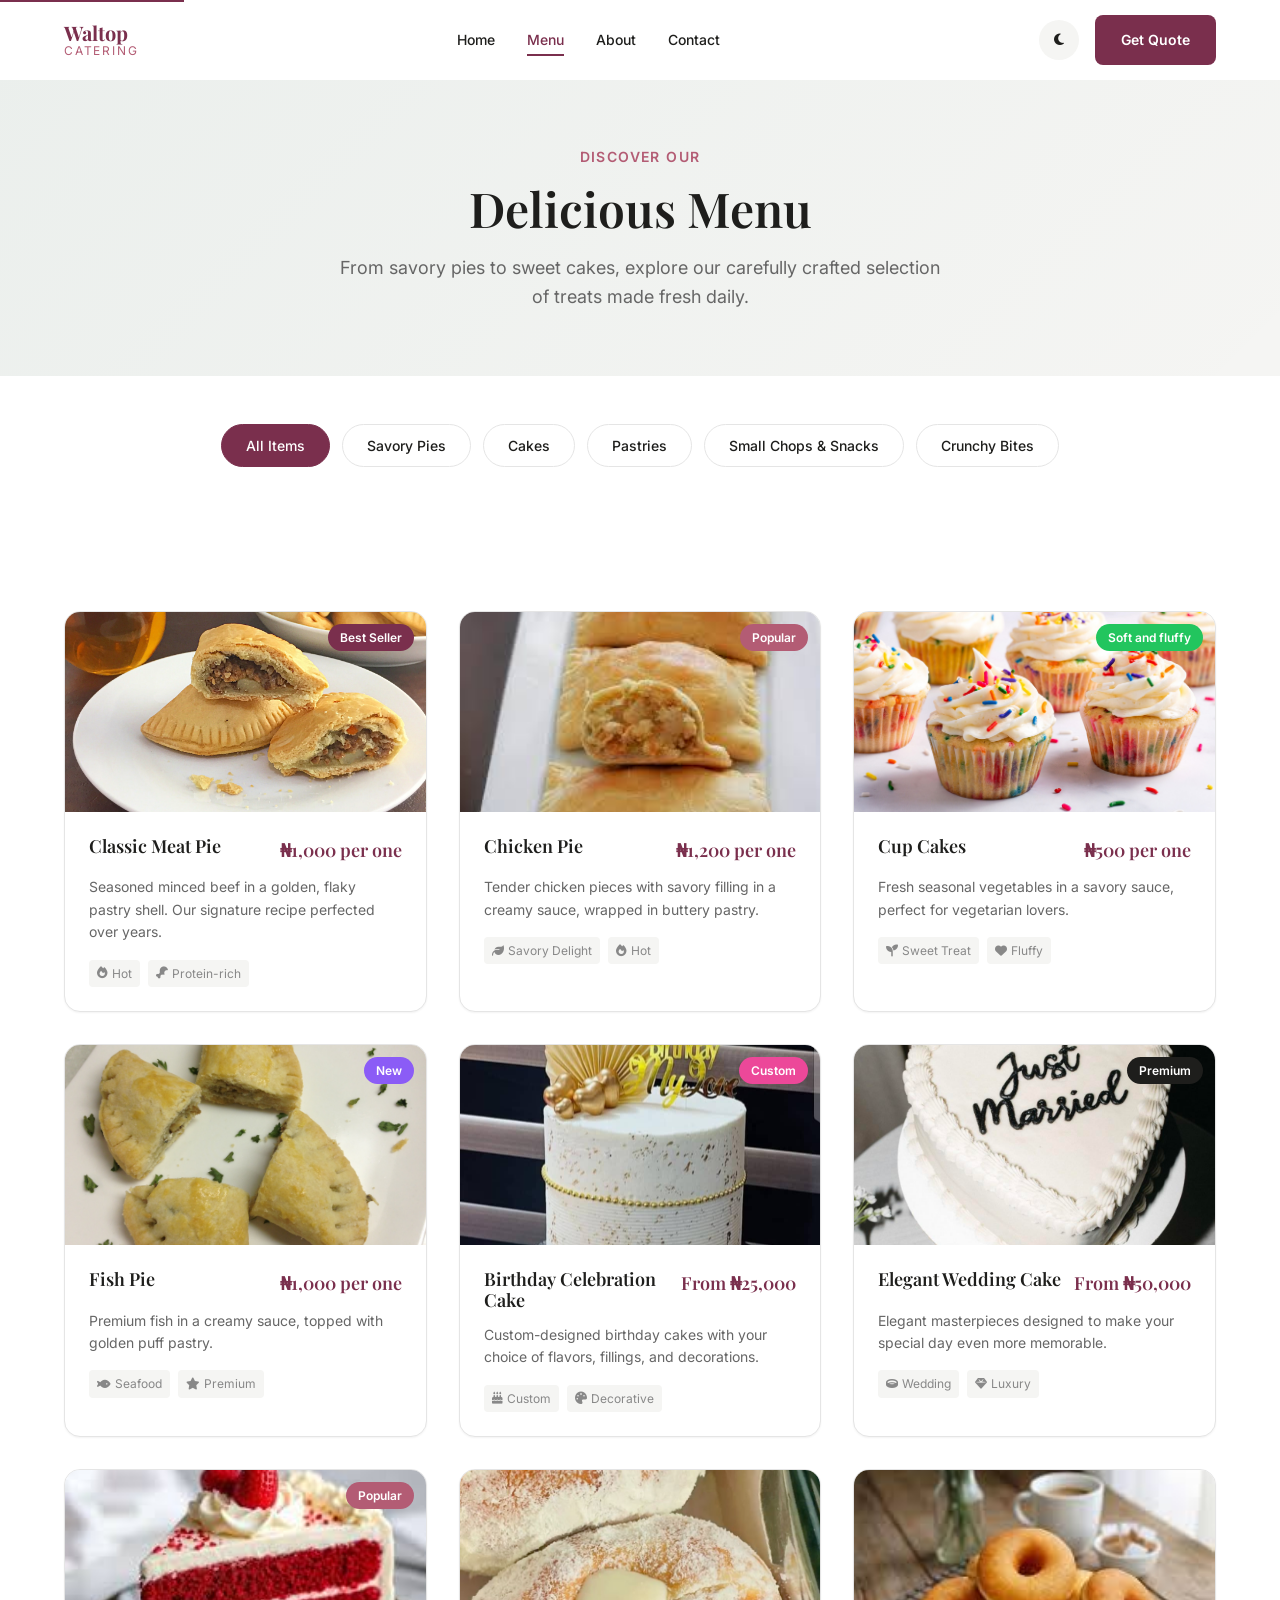
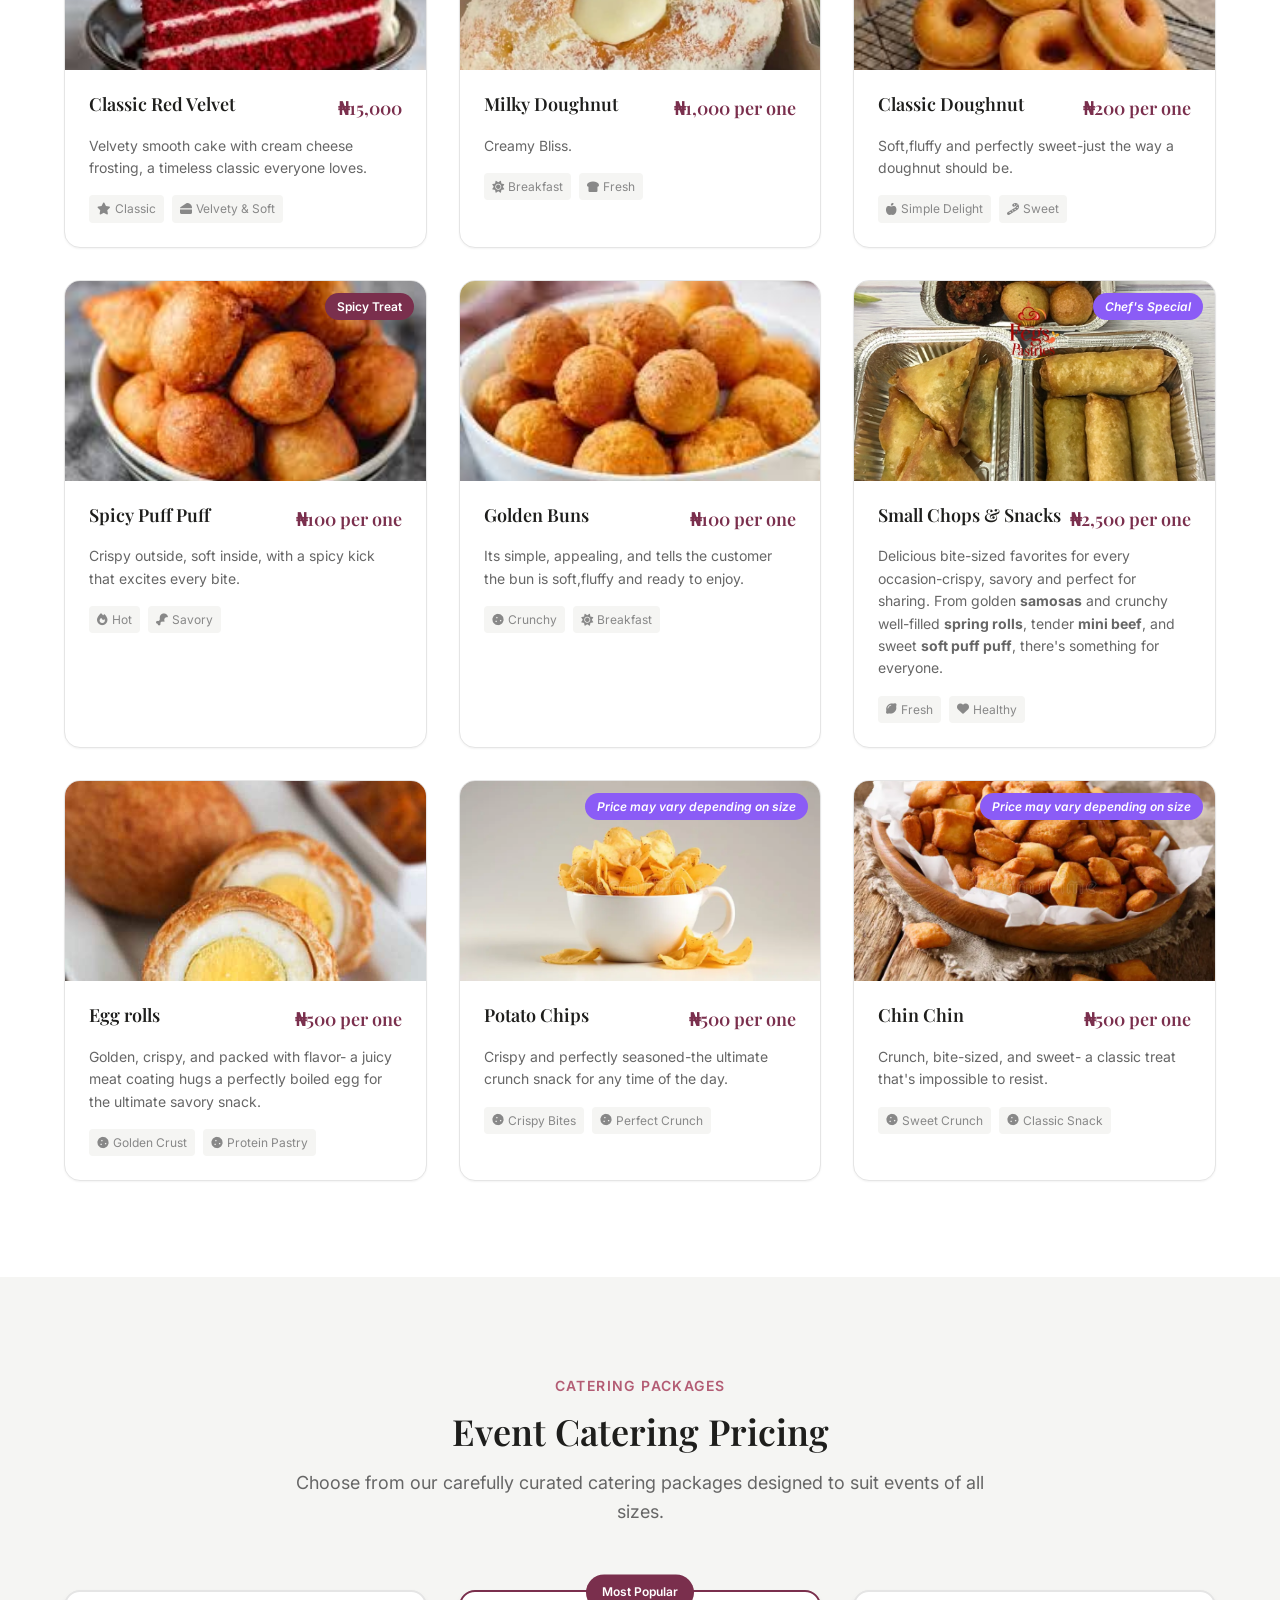
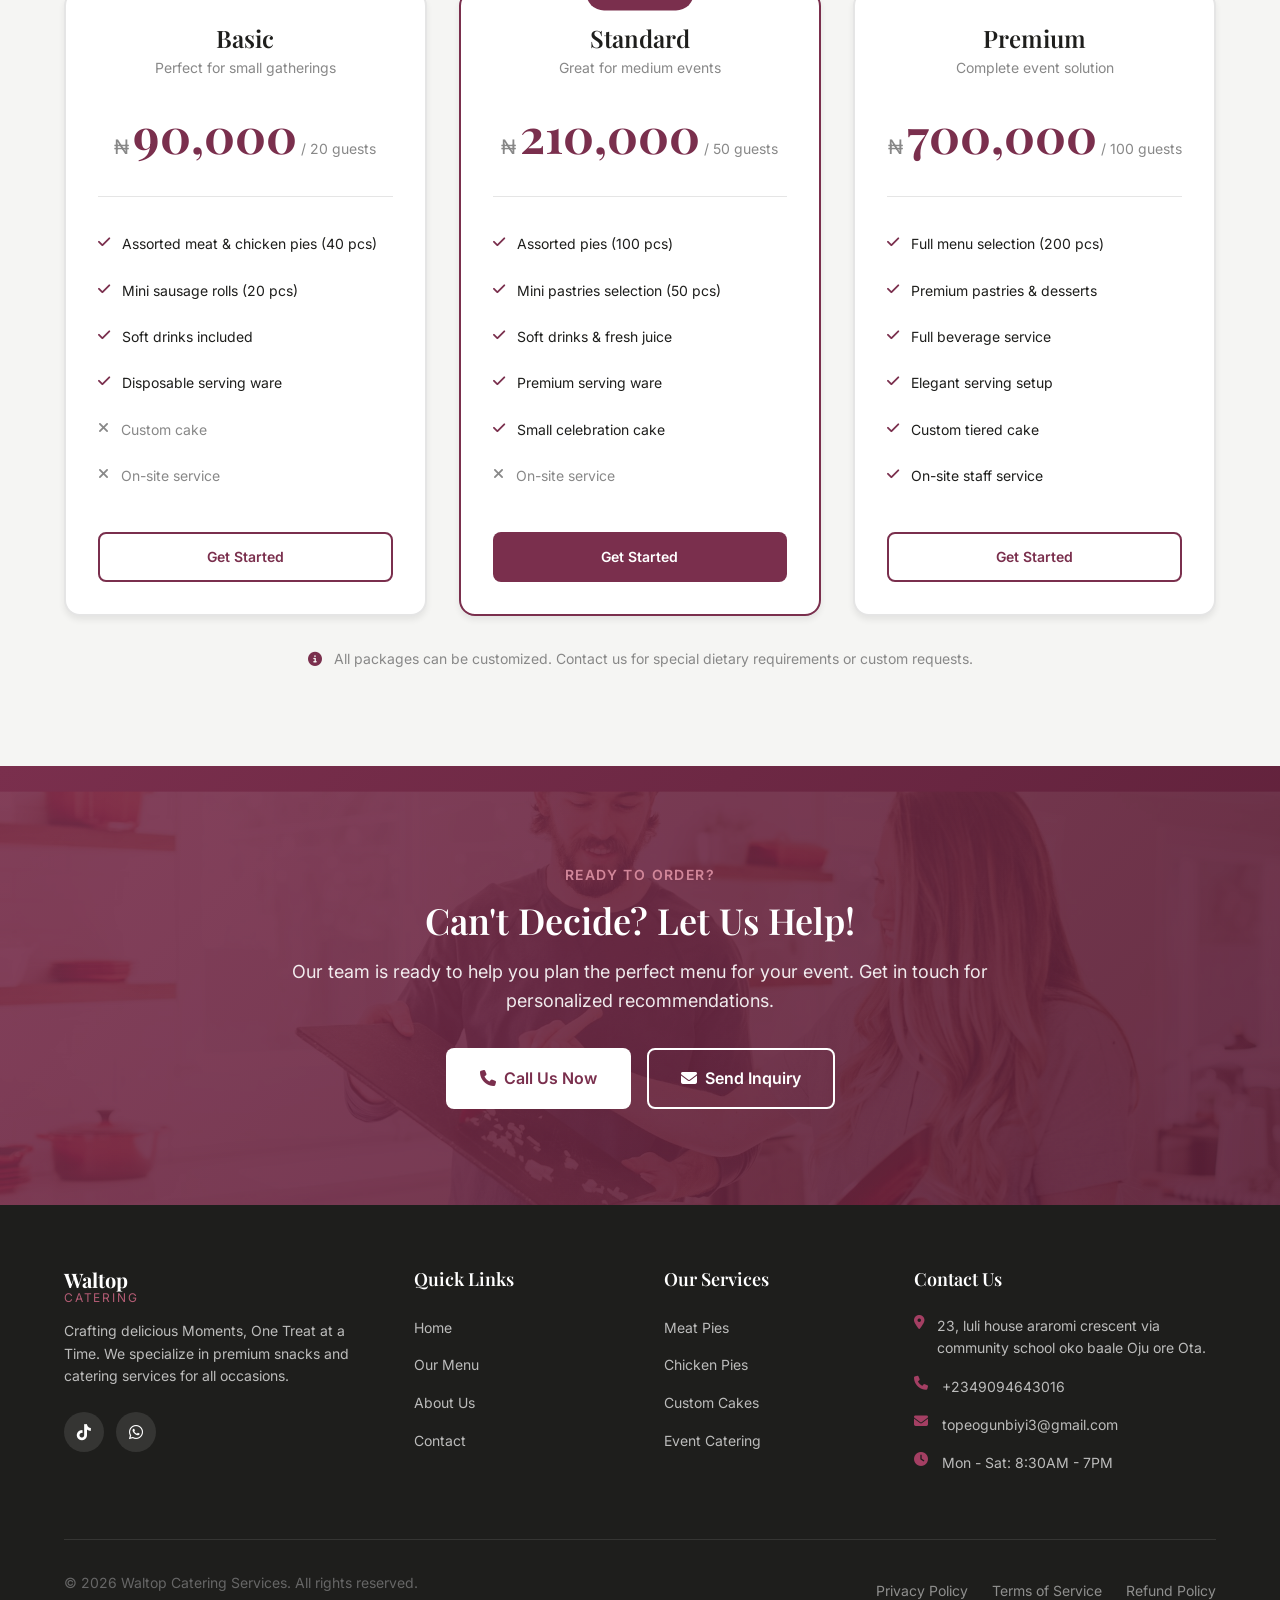
<file: menu.html>
<!DOCTYPE html>
<html lang="en">
<head>
    <meta charset="UTF-8">
    <meta name="viewport" content="width=device-width, initial-scale=1.0">
    <meta name="description" content="Explore Waltop Catering's delicious menu featuring meat pies, chicken pies, cakes, and more. Order now for delivery or pickup.">
    <meta name="keywords" content="menu, meat pie, chicken pie, cake, pastries, snacks, catering menu, Waltop">
    <meta name="author" content="Waltop Catering Services">
    
    <title>Our Menu | Waltop Catering Services</title>
    <link rel="icon" type="image/x-icon" href="waltop.jpeg">
    
    <!-- Google Fonts -->
    <link rel="preconnect" href="https://fonts.googleapis.com">
    <link rel="preconnect" href="https://fonts.gstatic.com" crossorigin>
    <link href="https://fonts.googleapis.com/css2?family=Inter:wght@300;400;500;600;700&family=Playfair+Display:wght@400;500;600;700&display=swap" rel="stylesheet">
    
    <!-- Font Awesome Icons -->
    <link rel="stylesheet" href="https://cdnjs.cloudflare.com/ajax/libs/font-awesome/6.5.1/css/all.min.css">
    
    <!-- Custom Styles -->
    <link rel="stylesheet" href="styles.css">
</head>
<body>
    <!-- Skip to main content for accessibility -->
    <a href="#main-content" class="skip-link">Skip to main content</a>

    <!-- Fixed Navigation -->
    <header class="header" id="header">
        <nav class="nav container" aria-label="Main navigation">
            <a href="index.html" class="nav__logo">
                <span class="logo-text">Waltop</span>
                <span class="logo-tagline">Catering</span>
            </a>

            <div class="nav__menu" id="nav-menu">
                <ul class="nav__list">
                    <li class="nav__item">
                        <a href="index.html" class="nav__link">Home</a>
                    </li>
                    <li class="nav__item">
                        <a href="menu.html" class="nav__link active" aria-current="page">Menu</a>
                    </li>
                    <li class="nav__item">
                        <a href="about.html" class="nav__link">About</a>
                    </li>
                    <li class="nav__item">
                        <a href="contact.html" class="nav__link">Contact</a>
                    </li>
                </ul>

                <button class="nav__close" id="nav-close" aria-label="Close menu">
                    <i class="fas fa-times"></i>
                </button>
            </div>

            <div class="nav__actions">
                <button class="theme-toggle" id="theme-toggle" aria-label="Toggle dark mode">
                    <i class="fas fa-moon" id="theme-icon"></i>
                </button>
                <a href="contact.html" class="btn btn--primary nav__cta">Get Quote</a>
                <button class="nav__toggle" id="nav-toggle" aria-label="Open menu" aria-expanded="false">
                    <i class="fas fa-bars"></i>
                </button>
            </div>
        </nav>
    </header>

    <!-- Main Content -->
    <main id="main-content">
        <!-- Page Hero -->
        <section class="page-hero">
            <div class="page-hero__parallax" aria-hidden="true"></div>
            <div class="container">
                <div class="page-hero__content fade-in">
                    <span class="page-hero__subtitle">Discover Our</span>
                    <h1 class="page-hero__title">Delicious Menu</h1>
                    <p class="page-hero__description">
                        From savory pies to sweet cakes, explore our carefully crafted 
                        selection of treats made fresh daily.
                    </p>
                </div>
            </div>
        </section>

        <!-- Menu Categories Navigation -->
        <section class="menu-nav section--sm">
            <div class="container">
                <div class="menu-nav__wrapper fade-in">
                    <button class="menu-nav__btn active" data-category="all">All Items</button>
                    <button class="menu-nav__btn" data-category="pies">Savory Pies</button>
                    <button class="menu-nav__btn" data-category="cakes">Cakes</button>
                    <button class="menu-nav__btn" data-category="pastries">Pastries</button>
                    <button class="menu-nav__btn" data-category="chops">Small Chops & Snacks</button>
                    <button class="menu-nav__btn" data-category="crunch">Crunchy Bites</button>

                </div>
            </div>
        </section>

        <!-- Menu Items Grid -->
        <section class="menu section" id="menu">
            <div class="container">
                <div class="menu__grid" id="menu-grid">
                    <!-- Meat Pie -->
                    <article class="menu__card fade-in" data-category="pies">
                        <div class="menu__image">
                            <img 
                                src="meat pie.webp" 
                                alt="Classic Meat Pie" 
                                loading="lazy"
                            >
                            <span class="menu__badge menu__badge--bestseller">Best Seller</span>
                        </div>
                        <div class="menu__content">
                            <div class="menu__header">
                                <h3 class="menu__title">Classic Meat Pie</h3>
                                <span class="menu__price">₦1,000 per one</span>
                            </div>
                            <p class="menu__description">
                                Seasoned minced beef in a golden, flaky pastry shell. 
                                Our signature recipe perfected over years.
                            </p>
                            <div class="menu__tags">
                                <span class="menu__tag"><i class="fas fa-fire"></i> Hot</span>
                                <span class="menu__tag"><i class="fas fa-drumstick-bite"></i> Protein-rich</span>
                            </div>
                        </div>
                    </article>

                    <!-- Chicken Pie -->
                    <article class="menu__card fade-in" data-category="pies">
                        <div class="menu__image">
                            <img 
                                src="chicken pie.jpeg" 
                                alt="Herb Chicken Pie" 
                                loading="lazy"
                            >
                            <span class="menu__badge menu__badge--popular">Popular</span>
                        </div>
                        <div class="menu__content">
                            <div class="menu__header">
                                <h3 class="menu__title"> Chicken Pie</h3>
                                <span class="menu__price">₦1,200 per one</span>
                            </div>
                            <p class="menu__description">
                                Tender chicken pieces with savory filling in a 
                                creamy sauce, wrapped in buttery pastry.
                            </p>
                            <div class="menu__tags">
                                <span class="menu__tag"><i class="fas fa-leaf"></i> Savory Delight</span>
                                <span class="menu__tag"><i class="fas fa-fire"></i> Hot</span>
                            </div>
                        </div>
                    </article>

                    <!-- Cup Cake -->
                    <article class="menu__card fade-in" data-category="cakes">
                        <div class="menu__image">
                            <img 
                                src="cup cakes.jpg" 
                                alt="Cup Cakes" 
                                loading="lazy"
                            >
                            <span class="menu__badge menu__badge--veg">Soft and fluffy</span>
                        </div>
                        <div class="menu__content">
                            <div class="menu__header">
                                <h3 class="menu__title">Cup Cakes</h3>
                                <span class="menu__price">₦500 per one</span>
                            </div>
                            <p class="menu__description">
                                Fresh seasonal vegetables in a savory sauce, 
                                perfect for vegetarian lovers.
                            </p>
                            <div class="menu__tags">
                                <span class="menu__tag"><i class="fas fa-seedling"></i> Sweet Treat</span>
                                <span class="menu__tag"><i class="fas fa-heart"></i> Fluffy</span>
                            </div>
                        </div>
                    </article>

                    <!-- Fish Pie -->
                    <article class="menu__card fade-in" data-category="pies">
                        <div class="menu__image">
                            <img 
                                src="fish pie.jpg" 
                                alt="Fish Pie" 
                                loading="lazy"
                            >
                            <span class="menu__badge menu__badge--new">New</span>
                        </div>
                        <div class="menu__content">
                            <div class="menu__header">
                                <h3 class="menu__title">Fish Pie</h3>
                                <span class="menu__price">₦1,000 per one</span>
                            </div>
                            <p class="menu__description">
                                Premium fish in a creamy sauce, 
                                topped with golden puff pastry.
                            </p>
                            <div class="menu__tags">
                                <span class="menu__tag"><i class="fas fa-fish"></i> Seafood</span>
                                <span class="menu__tag"><i class="fas fa-star"></i> Premium</span>
                            </div>
                        </div>
                    </article>

                    <!-- Birthday Cake -->
                    <article class="menu__card fade-in" data-category="cakes">
                        <div class="menu__image">
                            <img 
                                src="original cake.jpeg" 
                                alt="Custom Birthday Cake" 
                                loading="lazy"
                            >
                            <span class="menu__badge menu__badge--custom">Custom</span>
                        </div>
                        <div class="menu__content">
                            <div class="menu__header">
                                <h3 class="menu__title">Birthday Celebration Cake</h3>
                                <span class="menu__price">From ₦25,000</span>
                            </div>
                            <p class="menu__description">
                                Custom-designed birthday cakes with your choice of 
                                flavors, fillings, and decorations.
                            </p>
                            <div class="menu__tags">
                                <span class="menu__tag"><i class="fas fa-birthday-cake"></i> Custom</span>
                                <span class="menu__tag"><i class="fas fa-palette"></i> Decorative</span>
                            </div>
                        </div>
                    </article>

                    <!-- Wedding Cake -->
                    <article class="menu__card fade-in" data-category="cakes">
                        <div class="menu__image">
                            <img 
                                src="wedding cake.jpg" 
                                alt="Elegant Wedding Cake" 
                                loading="lazy"
                            >
                            <span class="menu__badge menu__badge--premium">Premium</span>
                        </div>
                        <div class="menu__content">
                            <div class="menu__header">
                                <h3 class="menu__title">Elegant Wedding Cake</h3>
                                <span class="menu__price">From ₦50,000</span>
                            </div>
                            <p class="menu__description">
                                Elegant masterpieces designed to make your 
                                special day even more memorable.
                            </p>
                            <div class="menu__tags">
                                <span class="menu__tag"><i class="fas fa-ring"></i> Wedding</span>
                                <span class="menu__tag"><i class="fas fa-gem"></i> Luxury</span>
                            </div>
                        </div>
                    </article>

                    <!-- Red Velvet Cake -->
                    <article class="menu__card fade-in" data-category="cakes">
                        <div class="menu__image">
                            <img 
                                src="red velvet.jpeg" 
                                alt="Red Velvet Cake" 
                                loading="lazy"
                            >
                            <span class="menu__badge menu__badge--popular">Popular</span>
                        </div>
                        <div class="menu__content">
                            <div class="menu__header">
                                <h3 class="menu__title">Classic Red Velvet</h3>
                                <span class="menu__price">₦15,000</span>
                            </div>
                            <p class="menu__description">
                                Velvety smooth cake with cream cheese frosting, 
                                a timeless classic everyone loves.
                            </p>
                            <div class="menu__tags">
                                <span class="menu__tag"><i class="fas fa-star"></i> Classic</span>
                                <span class="menu__tag"><i class="fas fa-cheese"></i> Velvety & Soft</span>
                            </div>
                        </div>
                    </article>

                    <!-- Milky Doughnut -->
                    <article class="menu__card fade-in" data-category="pastries">
                        <div class="menu__image">
                            <img 
                                src="milky doughnut.jpeg" 
                                alt="milky doughnut" 
                                loading="lazy"
                            >
                        </div>
                        <div class="menu__content">
                            <div class="menu__header">
                                <h3 class="menu__title">Milky Doughnut</h3>
                                <span class="menu__price">₦1,000 per one</span>
                            </div>
                            <p class="menu__description">
                                Creamy Bliss.
                            </p>
                            <div class="menu__tags">
                                <span class="menu__tag"><i class="fas fa-sun"></i> Breakfast</span>
                                <span class="menu__tag"><i class="fas fa-bread-slice"></i> Fresh</span>
                            </div>
                        </div>
                    </article>

                    <!-- Plain Doughnut -->
                    <article class="menu__card fade-in" data-category="pastries">
                        <div class="menu__image">
                            <img 
                                src="plain doughnut.jpeg" 
                                alt="Plain Doughnut" 
                                loading="lazy"
                            >
                        </div>
                        <div class="menu__content">
                            <div class="menu__header">
                                <h3 class="menu__title">Classic Doughnut</h3>
                                <span class="menu__price">₦200 per one</span>
                            </div>
                            <p class="menu__description">
                                Soft,fluffy and perfectly sweet-just the way a doughnut should be.
                            </p>
                            <div class="menu__tags">
                                <span class="menu__tag"><i class="fas fa-apple-alt"></i> Simple Delight</span>
                                <span class="menu__tag"><i class="fas fa-candy-cane"></i> Sweet</span>
                            </div>
                        </div>
                    </article>

                    <!-- Puff Puff -->
                    <article class="menu__card fade-in" data-category="pastries">
                        <div class="menu__image">
                            <img 
                                src="puff puff original.jpeg" 
                                alt="Puff Puff" 
                                loading="lazy"
                            >
                            <span class="menu__badge menu__badge--bestseller">Spicy Treat</span>
                        </div>
                        <div class="menu__content">
                            <div class="menu__header">
                                <h3 class="menu__title">Spicy Puff Puff</h3>
                                <span class="menu__price">₦100 per one</span>
                            </div>
                            <p class="menu__description">
                                Crispy outside, soft inside, with a spicy kick that excites every bite.
                            </p>
                            <div class="menu__tags">
                                <span class="menu__tag"><i class="fas fa-fire"></i> Hot</span>
                                <span class="menu__tag"><i class="fas fa-drumstick-bite"></i> Savory</span>
                            </div>
                        </div>
                    </article>

                    <!-- Buns  -->
                    <article class="menu__card fade-in" data-category="pastries">
                        <div class="menu__image">
                            <img 
                                src="buns.jpeg" 
                                alt="Buns" 
                                loading="lazy"
                            >
                        </div>
                        <div class="menu__content">
                            <div class="menu__header">
                                <h3 class="menu__title">Golden Buns</h3>
                                <span class="menu__price">₦100 per one</span>
                            </div>
                            <p class="menu__description">
                                Its simple, appealing, and tells the customer the bun is soft,fluffy and ready to enjoy.
                            </p>
                            <div class="menu__tags">
                                <span class="menu__tag"><i class="fas fa-cookie "></i> Crunchy</span>
                                <span class="menu__tag"><i class="fas fa-sun"></i> Breakfast</span>
                            </div>
                        </div>
                    </article>

                    <!-- Small Chops -->
                    <article class="menu__card fade-in" data-category="chops">
                        <div class="menu__image">
                            <img 
                                src="small chops.jpeg" 
                                alt="Small Chops" 
                                loading="lazy"
                            >
                            <span class="menu__badge menu__badge--new"><i>Chef's Special</i></span>
                        </div>
                        <div class="menu__content">
                            <div class="menu__header">
                                <h3 class="menu__title">Small Chops & Snacks</h3>
                                <span class="menu__price">₦2,500 per one</span>
                            </div>
                            <p class="menu__description">
                                Delicious bite-sized favorites for every occasion-crispy, savory and perfect
                                for sharing. From golden <strong>samosas</strong> and crunchy well-filled <strong>spring rolls</strong>,
                                 tender <strong> mini beef</strong>,
                                and sweet <strong>soft puff puff</strong>, there's something for everyone.
                            </p>
                            <div class="menu__tags">
                                <span class="menu__tag"><i class="fas fa-lemon"></i> Fresh</span>
                                <span class="menu__tag"><i class="fas fa-heart"></i> Healthy</span>
                            </div>
                        </div>
                    </article>

                    <!-- Egg rolls-->
                    <article class="menu__card fade-in" data-category="chops">
                        <div class="menu__image">
                            <img 
                                src="egg rolls.jpg" 
                                alt="Egg rolls" 
                                loading="lazy"
                            >
                            
                        </div>
                        <div class="menu__content">
                            <div class="menu__header">
                                <h3 class="menu__title">Egg rolls</h3>
                                <span class="menu__price">₦500 per one</span>
                            </div>
                            <p class="menu__description">
                                Golden, crispy, and packed with flavor- a juicy meat coating hugs a perfectly boiled
                                egg for the ultimate savory snack.
                            </p>
                            <div class="menu__tags">
                                <span class="menu__tag"><i class="fas fa-cookie"></i> Golden Crust</span>
                                <span class="menu__tag"><i class="fas fa-cookie"></i> Protein Pastry</span>
                            </div>
                        </div>
                    </article>

                    <!--Potato chips-->
                    <article class="menu__card fade-in" data-category="crunch">
                        <div class="menu__image">
                            <img 
                                src="Potato chips.webp" 
                                alt="Egg rolls" 
                                loading="lazy"
                            >
                             <span class="menu__badge menu__badge--new"><i>Price may vary depending on size</i></span>
                        </div>
                        <div class="menu__content">
                            <div class="menu__header">
                                <h3 class="menu__title">Potato Chips</h3>
                                <span class="menu__price">₦500 per one</span>
                                
                            </div>
                            <p class="menu__description">
                                Crispy and perfectly seasoned-the ultimate crunch snack for any time of the day.
                                
                            </p>
                            <div class="menu__tags">
                                <span class="menu__tag"><i class="fas fa-cookie"></i> Crispy Bites</span>
                                <span class="menu__tag"><i class="fas fa-cookie"></i> Perfect Crunch</span>
                            </div>
                        </div>
                    </article>

                    <!--Chin chin-->
                    <article class="menu__card fade-in" data-category="crunch">
                        <div class="menu__image">
                            <img 
                                src="Chin-chin.webp" 
                                alt="Chin Chin" 
                                loading="lazy"
                            >
                            
                             <span class="menu__badge menu__badge--new"><i>Price may vary depending on size</i></span>
                        </div>
                        <div class="menu__content">
                            <div class="menu__header">
                                <h3 class="menu__title">Chin Chin</h3>
                                <span class="menu__price">₦500 per one</span>
                            </div>
                            <p class="menu__description">
                                Crunch, bite-sized, and sweet- a classic treat that's impossible to resist.
                            </p>
                            <div class="menu__tags">
                                <span class="menu__tag"><i class="fas fa-cookie"></i> Sweet Crunch</span>
                                <span class="menu__tag"><i class="fas fa-cookie"></i> Classic Snack</span>
                            </div>
                        </div>
                    </article>

                </div>
            </div>
        </section>

        <!-- Pricing Packages Section -->
        <section class="pricing section section--alt" id="pricing">
            <div class="container">
                <div class="section__header fade-in">
                    <span class="section__subtitle">Catering Packages</span>
                    <h2 class="section__title">Event Catering Pricing</h2>
                    <p class="section__description">
                        Choose from our carefully curated catering packages designed 
                        to suit events of all sizes.
                    </p>
                </div>

                <div class="pricing__grid">
                    <!-- Basic Package -->
                    <div class="pricing__card fade-in">
                        <div class="pricing__header">
                            <h3 class="pricing__name">Basic</h3>
                            <p class="pricing__subtitle">Perfect for small gatherings</p>
                            <div class="pricing__price">
                                <span class="price__currency">₦</span>
                                <span class="price__amount">90,000</span>
                                <span class="price__period">/ 20 guests</span>
                            </div>
                        </div>
                        <ul class="pricing__features">
                            <li class="pricing__feature">
                                <i class="fas fa-check"></i>
                                <span>Assorted meat & chicken pies (40 pcs)</span>
                            </li>
                            <li class="pricing__feature">
                                <i class="fas fa-check"></i>
                                <span>Mini sausage rolls (20 pcs)</span>
                            </li>
                            <li class="pricing__feature">
                                <i class="fas fa-check"></i>
                                <span>Soft drinks included</span>
                            </li>
                            <li class="pricing__feature">
                                <i class="fas fa-check"></i>
                                <span>Disposable serving ware</span>
                            </li>
                            <li class="pricing__feature pricing__feature--disabled">
                                <i class="fas fa-times"></i>
                                <span>Custom cake</span>
                            </li>
                            <li class="pricing__feature pricing__feature--disabled">
                                <i class="fas fa-times"></i>
                                <span>On-site service</span>
                            </li>
                        </ul>
                        <a href="contact.html" class="btn btn--outline btn--block">Get Started</a>
                    </div>

                    <!-- Standard Package -->
                    <div class="pricing__card pricing__card--featured fade-in">
                        <span class="pricing__popular">Most Popular</span>
                        <div class="pricing__header">
                            <h3 class="pricing__name">Standard</h3>
                            <p class="pricing__subtitle">Great for medium events</p>
                            <div class="pricing__price">
                                <span class="price__currency">₦</span>
                                <span class="price__amount">210,000</span>
                                <span class="price__period">/ 50 guests</span>
                            </div>
                        </div>
                        <ul class="pricing__features">
                            <li class="pricing__feature">
                                <i class="fas fa-check"></i>
                                <span>Assorted pies (100 pcs)</span>
                            </li>
                            <li class="pricing__feature">
                                <i class="fas fa-check"></i>
                                <span>Mini pastries selection (50 pcs)</span>
                            </li>
                            <li class="pricing__feature">
                                <i class="fas fa-check"></i>
                                <span>Soft drinks & fresh juice</span>
                            </li>
                            <li class="pricing__feature">
                                <i class="fas fa-check"></i>
                                <span>Premium serving ware</span>
                            </li>
                            <li class="pricing__feature">
                                <i class="fas fa-check"></i>
                                <span>Small celebration cake</span>
                            </li>
                            <li class="pricing__feature pricing__feature--disabled">
                                <i class="fas fa-times"></i>
                                <span>On-site service</span>
                            </li>
                        </ul>
                        <a href="contact.html" class="btn btn--primary btn--block">Get Started</a>
                    </div>

                    <!-- Premium Package -->
                    <div class="pricing__card fade-in">
                        <div class="pricing__header">
                            <h3 class="pricing__name">Premium</h3>
                            <p class="pricing__subtitle">Complete event solution</p>
                            <div class="pricing__price">
                                <span class="price__currency">₦</span>
                                <span class="price__amount">700,000</span>
                                <span class="price__period">/ 100 guests</span>
                            </div>
                        </div>
                        <ul class="pricing__features">
                            <li class="pricing__feature">
                                <i class="fas fa-check"></i>
                                <span>Full menu selection (200 pcs)</span>
                            </li>
                            <li class="pricing__feature">
                                <i class="fas fa-check"></i>
                                <span>Premium pastries & desserts</span>
                            </li>
                            <li class="pricing__feature">
                                <i class="fas fa-check"></i>
                                <span>Full beverage service</span>
                            </li>
                            <li class="pricing__feature">
                                <i class="fas fa-check"></i>
                                <span>Elegant serving setup</span>
                            </li>
                            <li class="pricing__feature">
                                <i class="fas fa-check"></i>
                                <span>Custom tiered cake</span>
                            </li>
                            <li class="pricing__feature">
                                <i class="fas fa-check"></i>
                                <span>On-site staff service</span>
                            </li>
                        </ul>
                        <a href="contact.html" class="btn btn--outline btn--block">Get Started</a>
                    </div>
                </div>

                <p class="pricing__note fade-in">
                    <i class="fas fa-info-circle"></i>
                    All packages can be customized. Contact us for special dietary requirements or custom requests.
                </p>
            </div>
        </section>

        <!-- CTA Section -->
        <section class="cta section" id="cta">
            <div class="cta__parallax" aria-hidden="true"></div>
            <div class="container">
                <div class="cta__content fade-in">
                    <span class="section__subtitle section__subtitle--light">Ready to Order?</span>
                    <h2 class="cta__title">Can't Decide? Let Us Help!</h2>
                    <p class="cta__description">
                        Our team is ready to help you plan the perfect menu for your event. 
                        Get in touch for personalized recommendations.
                    </p>
                    <div class="cta__buttons">
                        <a href="contact.html" class="btn btn--white btn--lg">
                            <i class="fas fa-phone"></i> Call Us Now
                        </a>
                        <a href="contact.html" class="btn btn--outline-white btn--lg">
                            <i class="fas fa-envelope"></i> Send Inquiry
                        </a>
                    </div>
                </div>
            </div>
        </section>
    </main>

    <!-- Footer -->
    <footer class="footer" id="footer">
        <div class="container">
            <div class="footer__grid">
                <div class="footer__col">
                    <a href="index.html" class="footer__logo">
                        <span class="logo-text">Waltop</span>
                        <span class="logo-tagline">Catering</span>
                    </a>
                    <p class="footer__about">
                        Crafting delicious Moments, One Treat at a Time. We specialize in premium 
                        snacks and catering services for all occasions.
                    </p>
                   <div class="footer__social">
                        
                        <a href="https://www.tiktok.com/@waltopcatering?_r=1&_t=ZS-94qaSfilLAf" class="social__link" aria-label="Follow us on Tiktok" target="_blank">
                            <i class="fab fa-tiktok"></i>
                        </a>
                        <a href="https://wa.me/2349094643016" class="social__link" aria-label="Follow us on WhatsApp" target="_blank">
                            <i class="fab fa-whatsapp"></i>
                        </a>
                    </div>
                </div>

                <div class="footer__col">
                    <h4 class="footer__title">Quick Links</h4>
                    <ul class="footer__links">
                        <li><a href="index.html">Home</a></li>
                        <li><a href="menu.html">Our Menu</a></li>
                        <li><a href="about.html">About Us</a></li>
                        <li><a href="contact.html">Contact</a></li>
                    </ul>
                </div>

                <div class="footer__col">
                    <h4 class="footer__title">Our Services</h4>
                    <ul class="footer__links">
                        <li><a href="menu.html">Meat Pies</a></li>
                        <li><a href="menu.html">Chicken Pies</a></li>
                        <li><a href="menu.html">Custom Cakes</a></li>
                        <li><a href="contact.html">Event Catering</a></li>
                    </ul>
                </div>

                <div class="footer__col">
                    <h4 class="footer__title">Contact Us</h4>
                    <ul class="footer__contact">
                        <li>
                            <i class="fas fa-map-marker-alt"></i>
                            <span>23, luli house araromi crescent via community school oko baale Oju ore Ota.</span>
                        </li>
                        <li>
                            <i class="fas fa-phone"></i>
                            <a href="tel:+2349094643016">+2349094643016</a>
                        </li>
                        <li>
                            <i class="fas fa-envelope"></i>
                            <a href="mailto:topeogunbiyi3@gmail.com">topeogunbiyi3@gmail.com</a>
                        </li>
                        <li>
                            <i class="fas fa-clock"></i>
                            <span>Mon - Sat: 8:30AM - 7PM</span>
                        </li>
                    </ul>
                </div>
            </div>

            <div class="footer__bottom">
                <p>&copy; <span id="currentYear"></span> Waltop Catering Services. All rights reserved.</p>
                <div class="footer__legal">
                    <a href="#" onclick="openModal('privacyModal'); return false">Privacy Policy</a>
                    <a href="#" onclick="openModal('termsModal'); return false">Terms of Service</a>
                    <a href="#" onclick="openModal('refundModal'); return false">Refund Policy</a>
                </div>
            </div>
            <!-- Privacy Policy Modal -->
<div id="privacyModal" class="legal-modal">
  <div class="legal-modal-content">
    <button class="legal-close" onclick="closeModal('privacyModal')">&times;</button>
    <h2>Privacy Policy</h2>
    <p>
      We value your privacy. Any information you share with us, such as your name,
      phone number, delivery details, and order information, is used only to process
      your orders and provide a better customer experience.
    </p>
    <p>
      We do not sell, rent, or share your personal information with third parties,
      except when necessary to complete your order or delivery.
    </p>
  </div>
</div>

<!-- Terms of Service Modal -->
<div id="termsModal" class="legal-modal">
  <div class="legal-modal-content">
    <button class="legal-close" onclick="closeModal('termsModal')">&times;</button>
    <h2>Terms of Service</h2>
    <p>
      By placing an order with us, you agree to provide accurate information,
      including your contact details and delivery location.
    </p>
    <p>
      All orders are subject to availability and confirmation. We do our best to
      prepare and deliver orders on time, but delays may occur due to traffic,
      weather, or other unexpected situations.
    </p>
    <p>
      Prices and availability may change without prior notice.
    </p>
  </div>
</div>

<!-- Refund Policy Modal -->
<div id="refundModal" class="legal-modal">
  <div class="legal-modal-content">
    <button class="legal-close" onclick="closeModal('refundModal')">&times;</button>
    <h2>Refund Policy</h2>
    <p>
      Due to the nature of our freshly made food products, all orders are generally
      non-refundable once preparation has started.
    </p>
    <p>
      If there is an issue with your order, such as receiving the wrong item or a
      confirmed quality concern, please contact us as soon as possible so we can
      review and resolve it fairly.
    </p>
    <p>
      We are committed to customer satisfaction and will always do our best to make
      things right where possible.
    </p>
  </div>
</div>
        </div>
    </footer>

    <!-- Sticky Order Button (Mobile) -->
    <a href="contact.html" class="sticky-cta" aria-label="Get Quote">
        <i class="fas fa-envelope"></i>
        <span>Quote</span>
    </a>

    <!-- Back to Top Button -->
    <button class="back-to-top" id="back-to-top" aria-label="Back to top">
        <i class="fas fa-arrow-up"></i>
    </button>

    <!-- JavaScript -->
    <script src="main.js"></script>
</body>
</html>
</file>
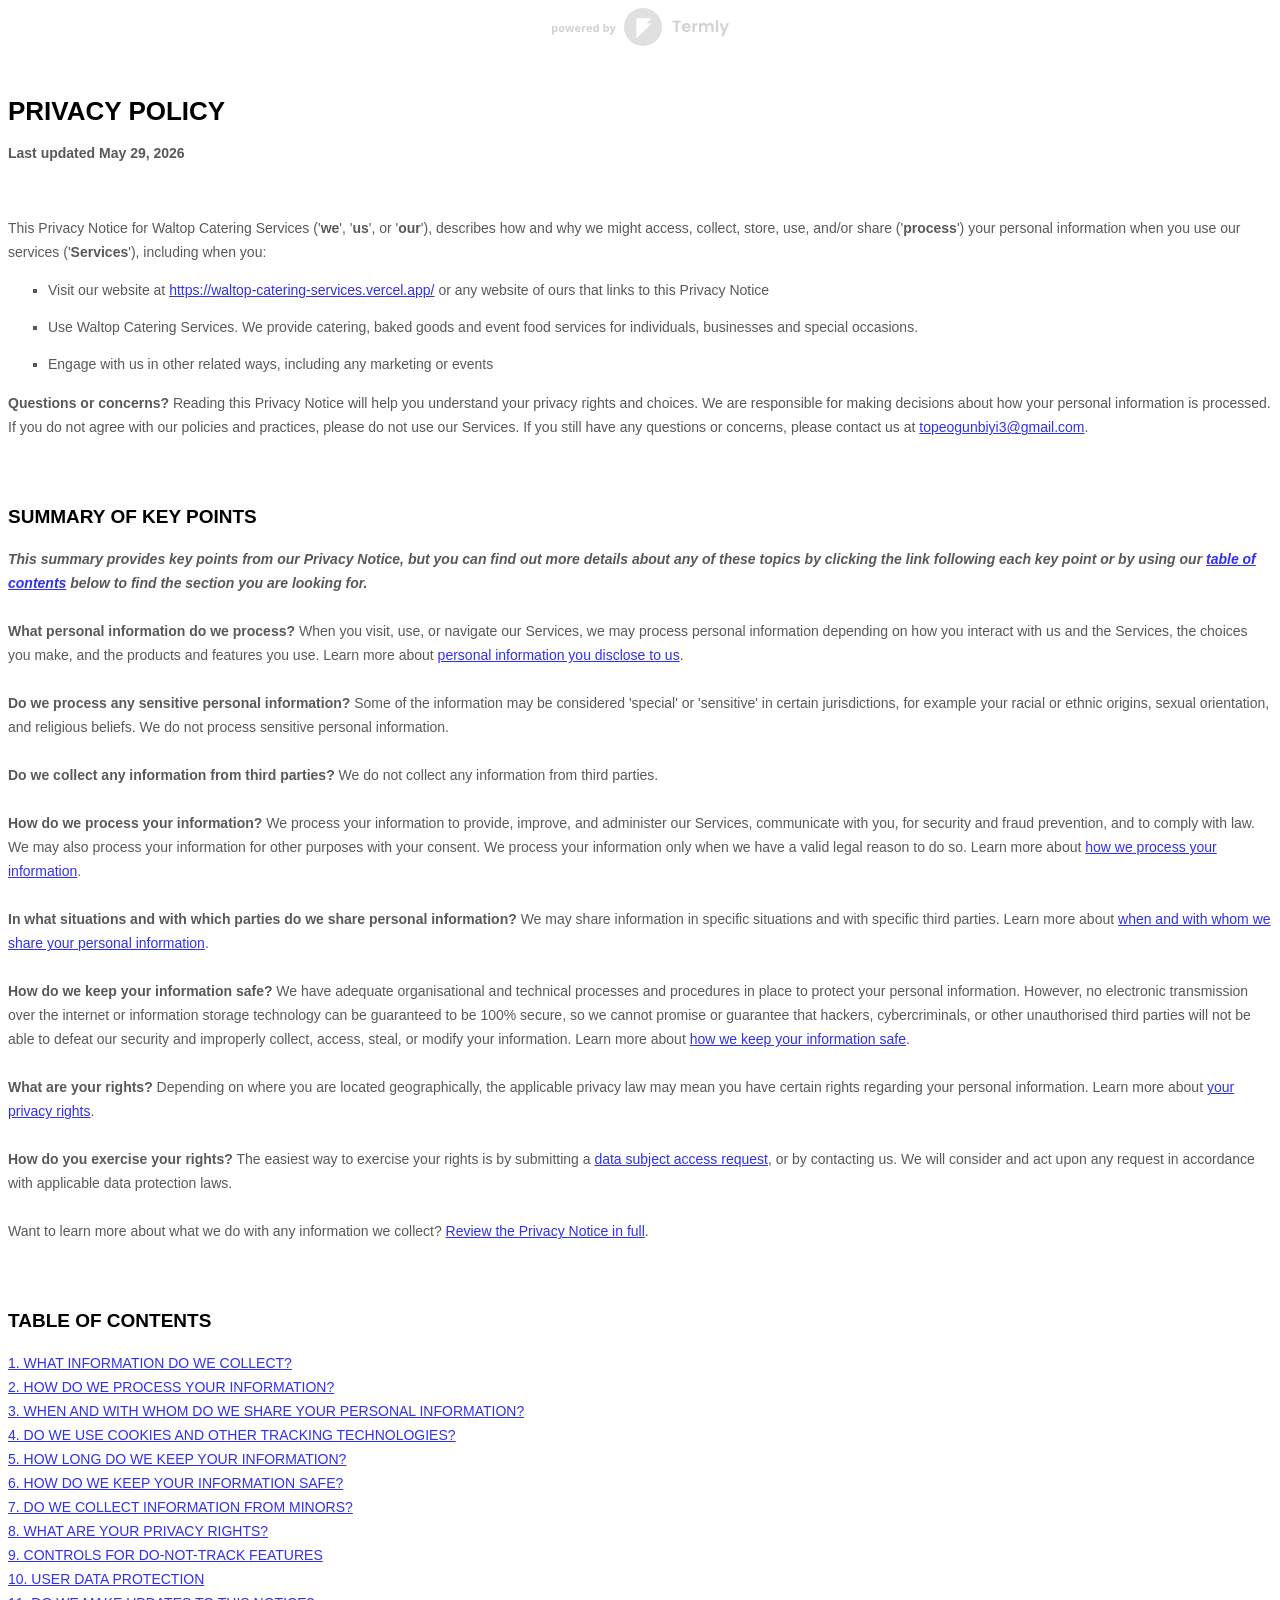
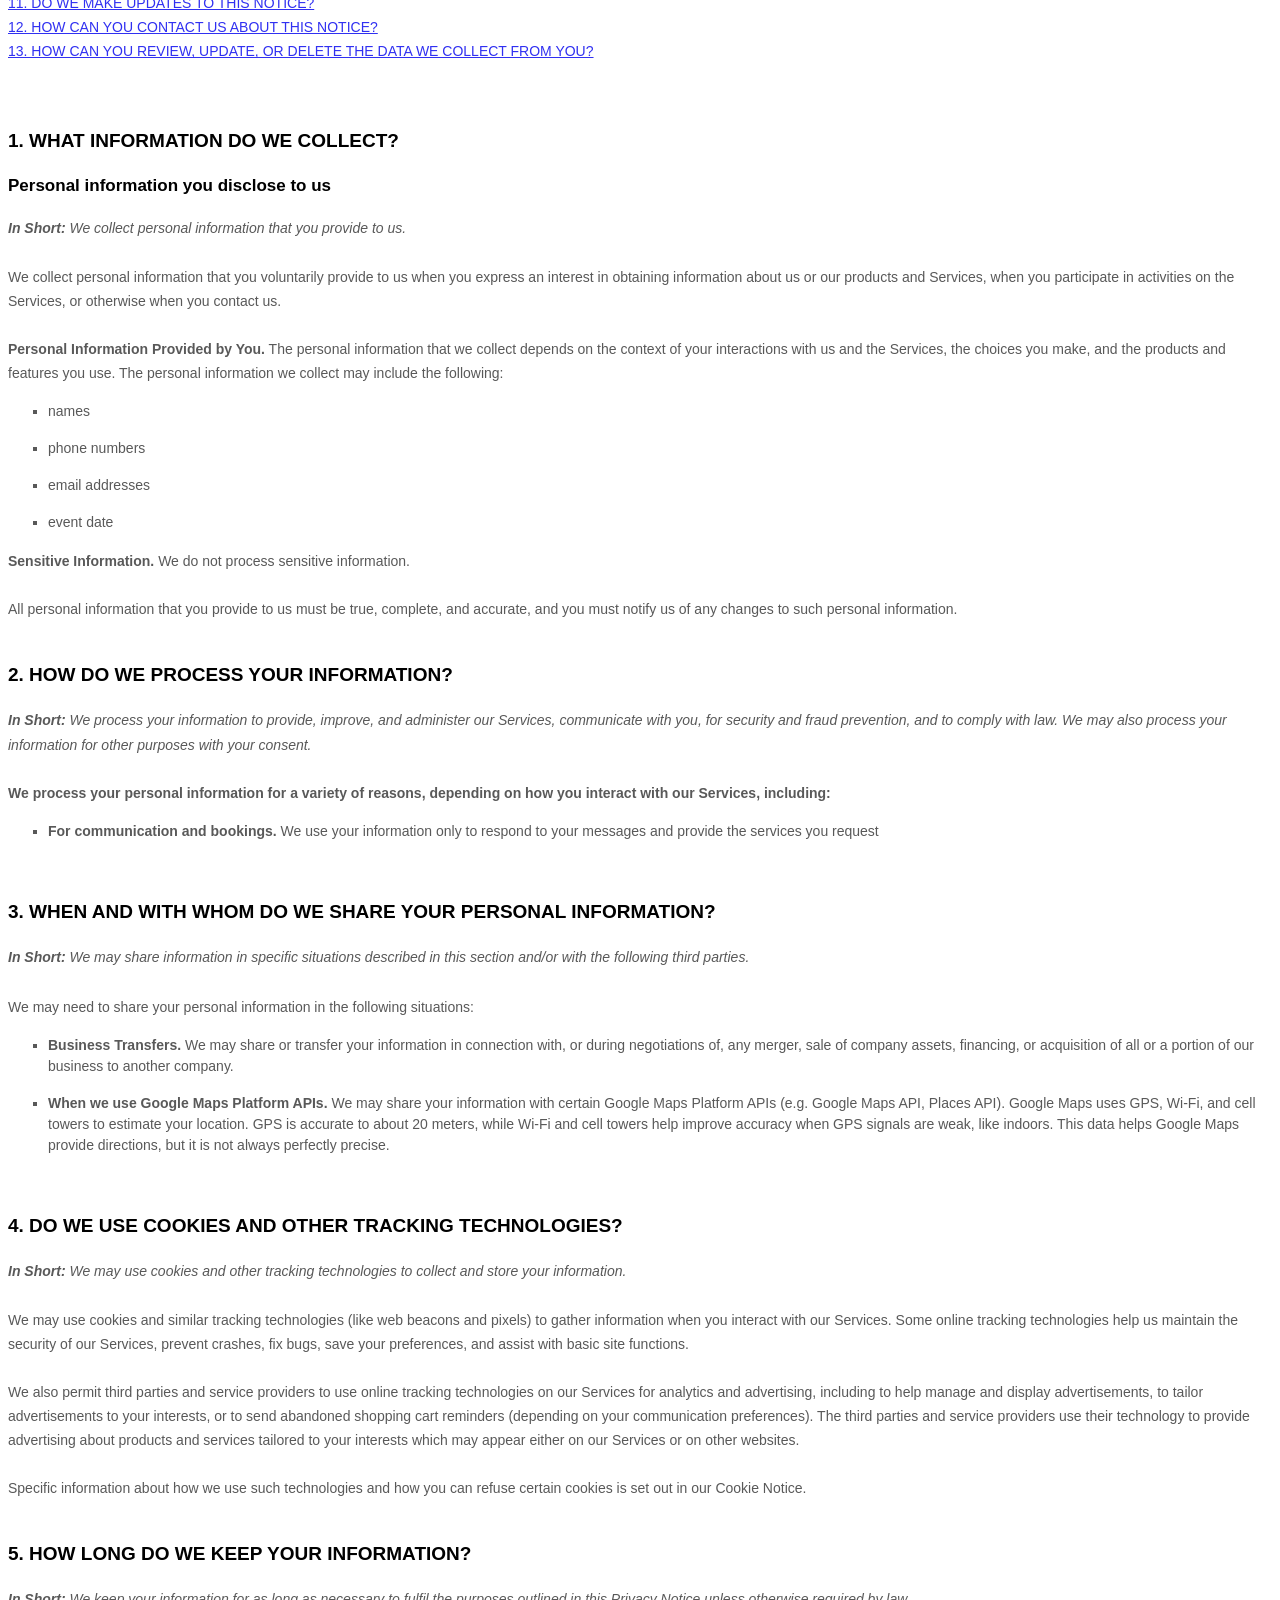
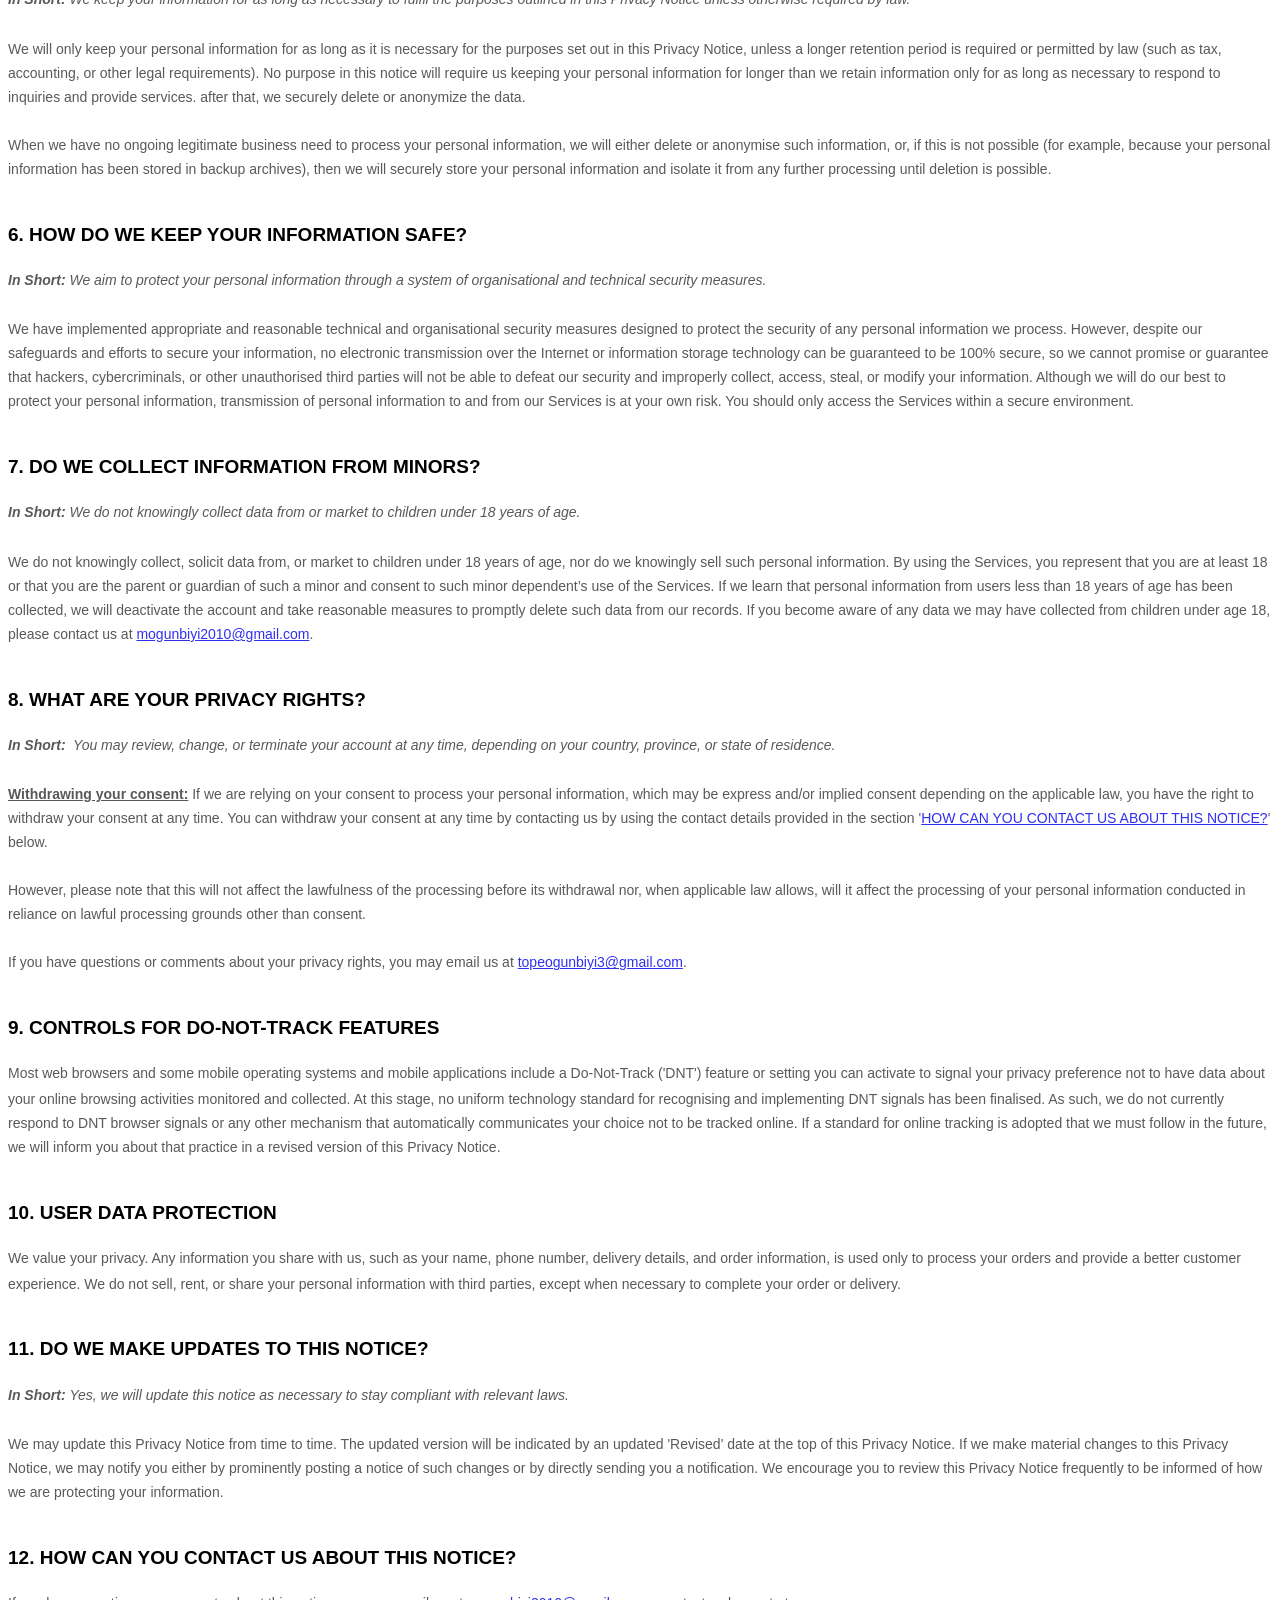
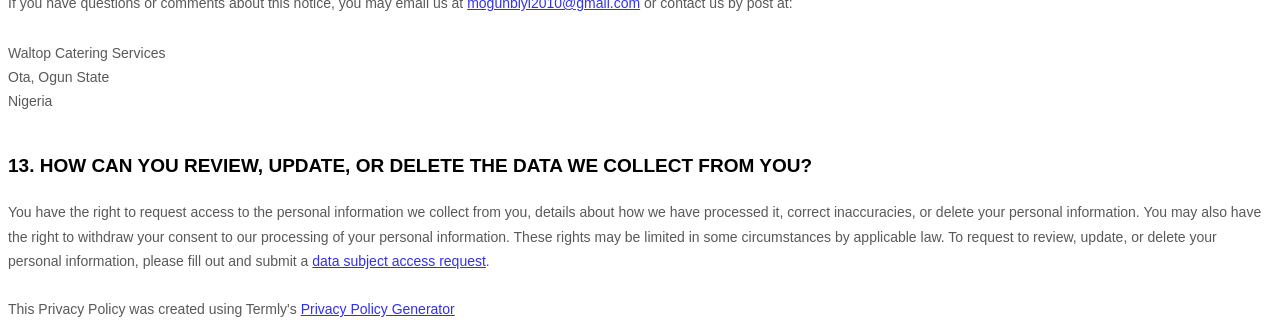
<file: privacy policy.html>
<!DOCTYPE html>
<html lang="en">
<head>
    <meta charset="UTF-8">
    <meta name="viewport" content="width=device-width, initial-scale=1.0">
    <title>Privacy Policy | Waltop Catering Services</title>
    <link rel="icon" type="image/x-icon" href="waltop.jpeg">
     <style>
  [data-custom-class='body'], [data-custom-class='body'] * {
          background: transparent !important;
        }
[data-custom-class='title'], [data-custom-class='title'] * {
          font-family: Arial !important;
font-size: 26px !important;
color: #000000 !important;
        }
[data-custom-class='subtitle'], [data-custom-class='subtitle'] * {
          font-family: Arial !important;
color: #595959 !important;
font-size: 14px !important;
        }
[data-custom-class='heading_1'], [data-custom-class='heading_1'] * {
          font-family: Arial !important;
font-size: 19px !important;
color: #000000 !important;
        }
[data-custom-class='heading_2'], [data-custom-class='heading_2'] * {
          font-family: Arial !important;
font-size: 17px !important;
color: #000000 !important;
        }
[data-custom-class='body_text'], [data-custom-class='body_text'] * {
          color: #595959 !important;
font-size: 14px !important;
font-family: Arial !important;
        }
[data-custom-class='link'], [data-custom-class='link'] * {
          color: #3030F1 !important;
font-size: 14px !important;
font-family: Arial !important;
word-break: break-word !important;
        }
</style>
</head>
<body>
   
      <span style="display: block;margin: 0 auto 3.125rem;width: 11.125rem;height: 2.375rem;background: url([data-uri]) center no-repeat;"></span>

      <div data-custom-class="body">
      <div><strong><span style="font-size: 26px;"><span data-custom-class="title"><bdt class="block-component"></bdt><bdt class="question"><h1>PRIVACY POLICY</h1></bdt><bdt class="statement-end-if-in-editor"></bdt></span></span></strong></div><div><span style="color: rgb(127, 127, 127);"><strong><span style="font-size: 15px;"><span data-custom-class="subtitle">Last updated <bdt class="question">May 29, 2026</bdt></span></span></strong></span></div><div><br></div><div><br></div><div><br></div><div style="line-height: 1.5;"><span style="color: rgb(127, 127, 127);"><span style="color: rgb(89, 89, 89); font-size: 15px;"><span data-custom-class="body_text">This Privacy Notice for <bdt class="question noTranslate">Waltop Catering Services</bdt><bdt class="block-component"></bdt></bdt> (<bdt class="block-component"></bdt>'<strong>we</strong>', '<strong>us</strong>', or '<strong>our</strong>'<bdt class="else-block"></bdt></span><span data-custom-class="body_text">), describes how and why we might access, collect, store, use, and/or share (<bdt class="block-component"></bdt>'<strong>process</strong>'<bdt class="else-block"></bdt>) your personal information when you use our services (<bdt class="block-component"></bdt>'<strong>Services</strong>'<bdt class="else-block"></bdt>), including when you:</span></span></span><span style="font-size: 15px;"><span style="color: rgb(127, 127, 127);"><span data-custom-class="body_text"><span style="color: rgb(89, 89, 89);"><span data-custom-class="body_text"><bdt class="block-component"></bdt></span></span></span></span></span></div><ul><li data-custom-class="body_text" style="line-height: 1.5;"><span style="font-size: 15px; color: rgb(89, 89, 89);"><span style="font-size: 15px; color: rgb(89, 89, 89);"><span data-custom-class="body_text">Visit our website<bdt class="block-component"></bdt> at <span style="color: rgb(0, 58, 250);"><bdt class="question noTranslate"><a target="_blank" data-custom-class="link" href="https://waltop-catering-services.vercel.app/">https://waltop-catering-services.vercel.app/</a></bdt></span><span style="font-size: 15px;"><span style="color: rgb(89, 89, 89);"><span data-custom-class="body_text"><span style="font-size: 15px;"><span style="color: rgb(89, 89, 89);"><bdt class="statement-end-if-in-editor"> or any website of ours that links to this Privacy Notice</bdt></span></span></span></span></span></span></span></span></li></ul><div><bdt class="block-component"><span style="font-size: 15px;"><span style="font-size: 15px;"><span style="color: rgb(127, 127, 127);"><span data-custom-class="body_text"><span style="color: rgb(89, 89, 89);"><span data-custom-class="body_text"><bdt class="block-component"></bdt></bdt></span></span></span></span></span></span></span></span></li></ul><div style="line-height: 1.5;"><bdt class="block-component"><span style="font-size: 15px;"></span></bdt></div><ul><li data-custom-class="body_text" style="line-height: 1.5;"><span style="font-size: 15px;">Use <bdt class="question noTranslate">Waltop Catering Services</bdt>. <bdt class="question">We provide catering, baked goods and event food services for individuals, businesses and special occasions.</bdt></span><bdt class="statement-end-if-in-editor"><span style="font-size: 15px;"></span></bdt></li></ul><div style="line-height: 1.5;"><span style="font-size: 15px;"><span style="color: rgb(127, 127, 127);"><span data-custom-class="body_text"><span style="color: rgb(89, 89, 89);"><span data-custom-class="body_text"><bdt class="block-component"></bdt></span></span></span></span></span></div><ul><li data-custom-class="body_text" style="line-height: 1.5;"><span style="font-size: 15px; color: rgb(89, 89, 89);"><span style="font-size: 15px; color: rgb(89, 89, 89);"><span data-custom-class="body_text">Engage with us in other related ways, including any marketing or events<span style="font-size: 15px;"><span style="color: rgb(89, 89, 89);"><span data-custom-class="body_text"><span style="font-size: 15px;"><span style="color: rgb(89, 89, 89);"><bdt class="statement-end-if-in-editor"></bdt></span></span></span></span></span></span></span></span></li></ul><div style="line-height: 1.5;"><span style="font-size: 15px;"><span style="color: rgb(127, 127, 127);"><span data-custom-class="body_text"><strong>Questions or concerns? </strong>Reading this Privacy Notice will help you understand your privacy rights and choices. We are responsible for making decisions about how your personal information is processed. If you do not agree with our policies and practices, please do not use our Services.<bdt class="block-component"></bdt> If you still have any questions or concerns, please contact us at <bdt class="question noTranslate"><a target="_blank" data-custom-class="link" href="mailto:topeogunbiyi3@gmail.com">topeogunbiyi3@gmail.com</a></bdt>.</span></span></span></div><div style="line-height: 1.5;"><br></div><div style="line-height: 1.5;"><br></div><div style="line-height: 1.5;"><strong><span style="font-size: 15px;"><span data-custom-class="heading_1"><h2>SUMMARY OF KEY POINTS</h2></span></span></strong></div><div style="line-height: 1.5;"><span style="font-size: 15px;"><span data-custom-class="body_text"><strong><em>This summary provides key points from our Privacy Notice, but you can find out more details about any of these topics by clicking the link following each key point or by using our </em></strong></span></span><a data-custom-class="link" href="#toc"><span style="color: rgb(0, 58, 250); font-size: 15px;"><span data-custom-class="body_text"><strong><em>table of contents</em></strong></span></span></a><span style="font-size: 15px;"><span data-custom-class="body_text"><strong><em> below to find the section you are looking for.</em></strong></span></span></div><div style="line-height: 1.5;"><br></div><div style="line-height: 1.5;"><span style="font-size: 15px;"><span data-custom-class="body_text"><strong>What personal information do we process?</strong> When you visit, use, or navigate our Services, we may process personal information depending on how you interact with us and the Services, the choices you make, and the products and features you use. Learn more about </span></span><a data-custom-class="link" href="#personalinfo"><span style="color: rgb(0, 58, 250); font-size: 15px;"><span data-custom-class="body_text">personal information you disclose to us</span></span></a><span data-custom-class="body_text">.</span></div><div style="line-height: 1.5;"><br></div><div style="line-height: 1.5;"><span style="font-size: 15px;"><span data-custom-class="body_text"><strong>Do we process any sensitive personal information? </strong>Some of the information may be considered <bdt class="block-component"></bdt>'special' or 'sensitive'<bdt class="else-block"></bdt> in certain jurisdictions, for example your racial or ethnic origins, sexual orientation, and religious beliefs. <bdt class="block-component"></bdt>We do not process sensitive personal information.<bdt class="else-block"></bdt></span></span></div><div style="line-height: 1.5;"><br></div><div style="line-height: 1.5;"><span style="font-size: 15px;"><span data-custom-class="body_text"><strong>Do we collect any information from third parties?</strong> <bdt class="block-component"></bdt>We do not collect any information from third parties.<bdt class="else-block"></bdt></span></span></div><div style="line-height: 1.5;"><br></div><div style="line-height: 1.5;"><span style="font-size: 15px;"><span data-custom-class="body_text"><strong>How do we process your information?</strong> We process your information to provide, improve, and administer our Services, communicate with you, for security and fraud prevention, and to comply with law. We may also process your information for other purposes with your consent. We process your information only when we have a valid legal reason to do so. Learn more about </span></span><a data-custom-class="link" href="#infouse"><span style="color: rgb(0, 58, 250); font-size: 15px;"><span data-custom-class="body_text">how we process your information</span></span></a><span data-custom-class="body_text">.</span></div><div style="line-height: 1.5;"><br></div><div style="line-height: 1.5;"><span style="font-size: 15px;"><span data-custom-class="body_text"><strong>In what situations and with which <bdt class="block-component"></bdt>parties do we share personal information?</strong> We may share information in specific situations and with specific <bdt class="block-component"></bdt>third parties. Learn more about </span></span><a data-custom-class="link" href="#whoshare"><span style="color: rgb(0, 58, 250); font-size: 15px;"><span data-custom-class="body_text">when and with whom we share your personal information</span></span></a><span style="font-size: 15px;"><span data-custom-class="body_text">.<bdt class="block-component"></bdt></span></span></div><div style="line-height: 1.5;"><br></div><div style="line-height: 1.5;"><span style="font-size: 15px;"><span data-custom-class="body_text"><strong>How do we keep your information safe?</strong> We have adequate <bdt class="block-component"></bdt>organisational<bdt class="else-block"></bdt> and technical processes and procedures in place to protect your personal information. However, no electronic transmission over the internet or information storage technology can be guaranteed to be 100% secure, so we cannot promise or guarantee that hackers, cybercriminals, or other <bdt class="block-component"></bdt>unauthorised<bdt class="else-block"></bdt> third parties will not be able to defeat our security and improperly collect, access, steal, or modify your information. Learn more about </span></span><a data-custom-class="link" href="#infosafe"><span style="color: rgb(0, 58, 250); font-size: 15px;"><span data-custom-class="body_text">how we keep your information safe</span></span></a><span data-custom-class="body_text">.</span><span style="font-size: 15px;"><span data-custom-class="body_text"><bdt class="statement-end-if-in-editor"></bdt></span></span></div><div style="line-height: 1.5;"><br></div><div style="line-height: 1.5;"><span style="font-size: 15px;"><span data-custom-class="body_text"><strong>What are your rights?</strong> Depending on where you are located geographically, the applicable privacy law may mean you have certain rights regarding your personal information. Learn more about </span></span><a data-custom-class="link" href="#privacyrights"><span style="color: rgb(0, 58, 250); font-size: 15px;"><span data-custom-class="body_text">your privacy rights</span></span></a><span data-custom-class="body_text">.</span></div><div style="line-height: 1.5;"><br></div><div style="line-height: 1.5;"><span style="font-size: 15px;"><span data-custom-class="body_text"><strong>How do you exercise your rights?</strong> The easiest way to exercise your rights is by <bdt class="block-component">submitting a </bdt></span></span><a data-custom-class="link" href="https://app.termly.io/dsar/2bba8cd6-5578-42d8-88a0-9c83a7d64a94" rel="noopener noreferrer" target="_blank"><span style="color: rgb(0, 58, 250); font-size: 15px;"><span data-custom-class="body_text">data subject access request</span></span></a><span style="font-size: 15px;"><span data-custom-class="body_text"><bdt class="block-component"></bdt>, or by contacting us. We will consider and act upon any request in accordance with applicable data protection laws.</span></span></div><div style="line-height: 1.5;"><br></div><div style="line-height: 1.5;"><span style="font-size: 15px;"><span data-custom-class="body_text">Want to learn more about what we do with any information we collect? </span></span><a data-custom-class="link" href="#toc"><span style="color: rgb(0, 58, 250); font-size: 15px;"><span data-custom-class="body_text">Review the Privacy Notice in full</span></span></a><span style="font-size: 15px;"><span data-custom-class="body_text">.</span></span></div><div style="line-height: 1.5;"><br></div><div style="line-height: 1.5;"><br></div><div id="toc" style="line-height: 1.5;"><span style="font-size: 15px;"><span style="color: rgb(127, 127, 127);"><span style="color: rgb(0, 0, 0);"><strong><span data-custom-class="heading_1"><h2>TABLE OF CONTENTS</h2></span></strong></span></span></span></div><div style="line-height: 1.5;"><span style="font-size: 15px;"><a data-custom-class="link" href="#infocollect"><span style="color: rgb(0, 58, 250);">1. WHAT INFORMATION DO WE COLLECT?</span></a></span></div><div style="line-height: 1.5;"><span style="font-size: 15px;"><a data-custom-class="link" href="#infouse"><span style="color: rgb(0, 58, 250);">2. HOW DO WE PROCESS YOUR INFORMATION?<bdt class="block-component"></bdt></span></a></span></div><div style="line-height: 1.5;"><span style="font-size: 15px;"><span style="color: rgb(0, 58, 250);"><a data-custom-class="link" href="#whoshare">3. WHEN AND WITH WHOM DO WE SHARE YOUR PERSONAL INFORMATION?</a></span><span data-custom-class="body_text"><bdt class="block-component"></bdt></a><span style="color: rgb(127, 127, 127);"><span style="color: rgb(89, 89, 89);"><span data-custom-class="body_text"><span style="color: rgb(89, 89, 89);"><bdt class="block-component"></bdt></span></span></span></span></span></div><div style="line-height: 1.5;"><span style="font-size: 15px;"><a data-custom-class="link" href="#cookies"><span style="color: rgb(0, 58, 250);">4. DO WE USE COOKIES AND OTHER TRACKING TECHNOLOGIES?</span></a><span style="color: rgb(127, 127, 127);"><span style="color: rgb(89, 89, 89);"><span data-custom-class="body_text"><span style="color: rgb(89, 89, 89);"><bdt class="statement-end-if-in-editor"></bdt></span></span></span></span><bdt class="block-component"></bdt></span></div><div style="line-height: 1.5;"><span style="font-size: 15px;"><span style="color: rgb(127, 127, 127);"><span style="color: rgb(89, 89, 89);"><span data-custom-class="body_text"><span style="color: rgb(89, 89, 89);"><span style="color: rgb(89, 89, 89);"><span style="color: rgb(89, 89, 89);"><bdt class="block-component"></bdt></span></span> <bdt class="block-component"></bdt></span></span></span></span></span></div><div style="line-height: 1.5;"><span style="font-size: 15px;"><a data-custom-class="link" href="#inforetain"><span style="color: rgb(0, 58, 250);">5. HOW LONG DO WE KEEP YOUR INFORMATION?</span></a><span style="color: rgb(127, 127, 127);"><span style="color: rgb(89, 89, 89);"><span data-custom-class="body_text"><span style="color: rgb(89, 89, 89);"><span style="color: rgb(89, 89, 89);"><bdt class="block-component"></bdt></span></span></span></span></span></span></div><div style="line-height: 1.5;"><span style="font-size: 15px;"><a data-custom-class="link" href="#infosafe"><span style="color: rgb(0, 58, 250);">6. HOW DO WE KEEP YOUR INFORMATION SAFE?</span></a><span style="color: rgb(127, 127, 127);"><span style="color: rgb(89, 89, 89);"><span data-custom-class="body_text"><span style="color: rgb(89, 89, 89);"><bdt class="statement-end-if-in-editor"></bdt><bdt class="block-component"></bdt></span></span></span></span></span></div><div style="line-height: 1.5;"><span style="font-size: 15px;"><a data-custom-class="link" href="#infominors"><span style="color: rgb(0, 58, 250);">7. DO WE COLLECT INFORMATION FROM MINORS?</span></a><span style="color: rgb(127, 127, 127);"><span style="color: rgb(89, 89, 89);"><span data-custom-class="body_text"><span style="color: rgb(89, 89, 89);"><bdt class="statement-end-if-in-editor"></bdt></span></span></span></span></span></div><div style="line-height: 1.5;"><span style="font-size: 15px;"><span style="color: rgb(0, 58, 250);"><a data-custom-class="link" href="#privacyrights">8. WHAT ARE YOUR PRIVACY RIGHTS?</a></span></span></div><div style="line-height: 1.5;"><span style="font-size: 15px;"><a data-custom-class="link" href="#DNT"><span style="color: rgb(0, 58, 250);">9. CONTROLS FOR DO-NOT-TRACK FEATURES<bdt class="block-component"></span><bdt class="block-component"><span style="font-size: 15px;"><span data-custom-class="body_text"></span></bdt></span></div><div style="line-height: 1.5;"><bdt class="block-component"><span style="font-size: 15px;"></span></bdt></div><div style="line-height: 1.5;"><span style="color: rgb(0, 58, 250); font-size: 15px;"><a data-custom-class="link" href="#clausea">10. USER DATA PROTECTION</a><bdt class="statement-end-if-in-editor"></bdt><bdt class="block-component"></bdt><bdt class="block-component"></bdt><bdt class="block-component"></bdt><bdt class="block-component"></bdt><bdt class="block-component"></bdt><bdt class="block-component"></bdt><bdt class="block-component"></bdt><bdt class="block-component"></bdt><bdt class="block-component"></span></bdt></div><div style="line-height: 1.5;"><span style="font-size: 15px;"><a data-custom-class="link" href="#policyupdates"><span style="color: rgb(0, 58, 250);">11. DO WE MAKE UPDATES TO THIS NOTICE?</span></a></span></div><div style="line-height: 1.5;"><a data-custom-class="link" href="#contact"><span style="color: rgb(0, 58, 250); font-size: 15px;">12. HOW CAN YOU CONTACT US ABOUT THIS NOTICE?</span></a></div><div style="line-height: 1.5;"><a data-custom-class="link" href="#request"><span style="color: rgb(0, 58, 250);">13. HOW CAN YOU REVIEW, UPDATE, OR DELETE THE DATA WE COLLECT FROM YOU?</span></a></div><div style="line-height: 1.5;"><br></div><div style="line-height: 1.5;"><br></div><div id="infocollect" style="line-height: 1.5;"><span style="color: rgb(0, 0, 0);"><span style="color: rgb(0, 0, 0); font-size: 15px;"><span style="font-size: 15px; color: rgb(0, 0, 0);"><span style="font-size: 15px; color: rgb(0, 0, 0);"><span id="control" style="color: rgb(0, 0, 0);"><strong><span data-custom-class="heading_1"><h2>1. WHAT INFORMATION DO WE COLLECT?</h2></span></strong></span></span></span></span></span><span data-custom-class="heading_2" id="personalinfo" style="color: rgb(0, 0, 0);"><span style="font-size: 15px;"><strong><h3>Personal information you disclose to us</h3></strong></span></span><span style="color: rgb(127, 127, 127);"><span style="color: rgb(89, 89, 89); font-size: 15px;"><span data-custom-class="body_text"><span style="font-size: 15px; color: rgb(89, 89, 89);"><span style="font-size: 15px; color: rgb(89, 89, 89);"><span data-custom-class="body_text"><strong><em>In Short:</em></strong></span></span></span></span><span data-custom-class="body_text"><span style="font-size: 15px; color: rgb(89, 89, 89);"><span style="font-size: 15px; color: rgb(89, 89, 89);"><span data-custom-class="body_text"><strong><em> </em></strong><em>We collect personal information that you provide to us.</em></span></span></span></span></span></span></div><div style="line-height: 1.5;"><br></div><div style="line-height: 1.5;"><span style="font-size: 15px; color: rgb(89, 89, 89);"><span style="font-size: 15px; color: rgb(89, 89, 89);"><span data-custom-class="body_text">We collect personal information that you voluntarily provide to us when you <span style="font-size: 15px;"><bdt class="block-component"></bdt></span></span><span data-custom-class="body_text">express an interest in obtaining information about us or our products and Services, when you participate in activities on the Services, or otherwise when you contact us.</span></span></span></span></div><div style="line-height: 1.5;"><br></div><div style="line-height: 1.5;"><span style="font-size: 15px; color: rgb(89, 89, 89);"><span style="font-size: 15px; color: rgb(89, 89, 89);"><span data-custom-class="body_text"><span style="font-size: 15px;"><bdt class="block-component"></bdt></span></span></span></span></div><div style="line-height: 1.5;"><span style="font-size: 15px; color: rgb(89, 89, 89);"><span style="font-size: 15px; color: rgb(89, 89, 89);"><span data-custom-class="body_text"><strong>Personal Information Provided by You.</strong> The personal information that we collect depends on the context of your interactions with us and the Services, the choices you make, and the products and features you use. The personal information we collect may include the following:<span style="font-size: 15px;"><span data-custom-class="body_text"><bdt class="forloop-component"></bdt></span></span></span></span></span></div><ul><li data-custom-class="body_text" style="line-height: 1.5;"><span style="font-size: 15px; color: rgb(89, 89, 89);"><span style="font-size: 15px; color: rgb(89, 89, 89);"><span data-custom-class="body_text"><span style="font-size: 15px;"><span data-custom-class="body_text"><bdt class="question">names</bdt></span></span></span></span></span></li></ul><div style="line-height: 1.5;"><span style="font-size: 15px; color: rgb(89, 89, 89);"><span style="font-size: 15px; color: rgb(89, 89, 89);"><span data-custom-class="body_text"><span style="font-size: 15px;"><span data-custom-class="body_text"><bdt class="forloop-component"></bdt></span></span></span></span></span></div><ul><li data-custom-class="body_text" style="line-height: 1.5;"><span style="font-size: 15px; color: rgb(89, 89, 89);"><span style="font-size: 15px; color: rgb(89, 89, 89);"><span data-custom-class="body_text"><span style="font-size: 15px;"><span data-custom-class="body_text"><bdt class="question">phone numbers</bdt></span></span></span></span></span></li></ul><div style="line-height: 1.5;"><span style="font-size: 15px; color: rgb(89, 89, 89);"><span style="font-size: 15px; color: rgb(89, 89, 89);"><span data-custom-class="body_text"><span style="font-size: 15px;"><span data-custom-class="body_text"><bdt class="forloop-component"></bdt></span></span></span></span></span></div><ul><li data-custom-class="body_text" style="line-height: 1.5;"><span style="font-size: 15px; color: rgb(89, 89, 89);"><span style="font-size: 15px; color: rgb(89, 89, 89);"><span data-custom-class="body_text"><span style="font-size: 15px;"><span data-custom-class="body_text"><bdt class="question">email addresses</bdt></span></span></span></span></span></li></ul><div style="line-height: 1.5;"><span style="font-size: 15px; color: rgb(89, 89, 89);"><span style="font-size: 15px; color: rgb(89, 89, 89);"><span data-custom-class="body_text"><span style="font-size: 15px;"><span data-custom-class="body_text"><bdt class="forloop-component"></bdt></span></span></span></span></span></div><ul><li data-custom-class="body_text" style="line-height: 1.5;"><span style="font-size: 15px; color: rgb(89, 89, 89);"><span style="font-size: 15px; color: rgb(89, 89, 89);"><span data-custom-class="body_text"><span style="font-size: 15px;"><span data-custom-class="body_text"><bdt class="question">event date</bdt></span></span></span></span></span></li></ul><div style="line-height: 1.5;"><span style="font-size: 15px; color: rgb(89, 89, 89);"><span style="font-size: 15px; color: rgb(89, 89, 89);"><span data-custom-class="body_text"><span style="font-size: 15px;"><span data-custom-class="body_text"><bdt class="forloop-component"></bdt></span><span data-custom-class="body_text"><bdt class="statement-end-if-in-editor"></bdt></span></span></span></span></span></div><div id="sensitiveinfo" style="line-height: 1.5;"><span style="font-size: 15px;"><span data-custom-class="body_text"><strong>Sensitive Information.</strong> <bdt class="block-component"></bdt>We do not process sensitive information.</span></span></div><div style="line-height: 1.5;"><br></div><div style="line-height: 1.5;"><span style="font-size: 15px;"><span data-custom-class="body_text"><bdt class="else-block"></bdt></span></span><span style="font-size: 15px; color: rgb(89, 89, 89);"><span style="font-size: 15px; color: rgb(89, 89, 89);"><span data-custom-class="body_text"><span style="font-size: 15px;"><span data-custom-class="body_text"><bdt class="block-component"><bdt class="block-component"></bdt></bdt></span></span></span></span><bdt class="block-component"></span></span></bdt></div><div style="line-height: 1.5;"><span style="font-size: 15px; color: rgb(89, 89, 89);"><span style="font-size: 15px; color: rgb(89, 89, 89);"><span data-custom-class="body_text">All personal information that you provide to us must be true, complete, and accurate, and you must notify us of any changes to such personal information.</span></span></span></div><div style="line-height: 1.5;"><span style="font-size: 15px; color: rgb(89, 89, 89);"><span style="font-size: 15px; color: rgb(89, 89, 89);"><span data-custom-class="body_text"><bdt class="block-component"></bdt></bdt></span></span></span><bdt class="block-component"><span style="font-size: 15px;"></span></bdt><span style="font-size: 15px; color: rgb(89, 89, 89);"><span style="font-size: 15px; color: rgb(89, 89, 89);"><span data-custom-class="body_text"><span style="color: rgb(89, 89, 89); font-size: 15px;"><span data-custom-class="body_text"><span style="color: rgb(89, 89, 89); font-size: 15px;"><span data-custom-class="body_text"><bdt class="statement-end-if-in-editor"><bdt class="block-component"></bdt></bdt></span></span></span></span></bdt></span></span></span></span></span></span></span></span><span style="font-size: 15px;"><span data-custom-class="body_text"><bdt class="block-component"></bdt></span></span></div><div style="line-height: 1.5;"><br></div><div id="infouse" style="line-height: 1.5;"><span style="color: rgb(127, 127, 127);"><span style="color: rgb(89, 89, 89); font-size: 15px;"><span style="font-size: 15px; color: rgb(89, 89, 89);"><span style="font-size: 15px; color: rgb(89, 89, 89);"><span id="control" style="color: rgb(0, 0, 0);"><strong><span data-custom-class="heading_1"><h2>2. HOW DO WE PROCESS YOUR INFORMATION?</h2></span></strong></span></span></span><span data-custom-class="body_text"><span style="font-size: 15px; color: rgb(89, 89, 89);"><span style="font-size: 15px; color: rgb(89, 89, 89);"><span data-custom-class="body_text"><strong><em>In Short: </em></strong><em>We process your information to provide, improve, and administer our Services, communicate with you, for security and fraud prevention, and to comply with law.<bdt class="block-component"></bdt> We may also process your information for other purposes <bdt class="block-component"></bdt>with your<bdt class="statement-end-if-in-editor"></bdt> consent.</em></span></span></span></span></span></span></div><div style="line-height: 1.5;"><br></div><div style="line-height: 1.5;"><span style="font-size: 15px; color: rgb(89, 89, 89);"><span style="font-size: 15px; color: rgb(89, 89, 89);"><span data-custom-class="body_text"><strong>We process your personal information for a variety of reasons, depending on how you interact with our Services, including:</strong><bdt class="block-component"></bdt></span></span></span></span></span></span></span></span></span></span></span></span></li></ul><div style="line-height: 1.5;"><span style="font-size: 15px; color: rgb(89, 89, 89);"><span style="font-size: 15px; color: rgb(89, 89, 89);"><span data-custom-class="body_text"><bdt class="block-component"></bdt></span></span></span></span></span></span></span></span></span></span></span></span></span></span></span></li></ul><div style="line-height: 1.5;"><span style="font-size: 15px; color: rgb(89, 89, 89);"><span style="font-size: 15px; color: rgb(89, 89, 89);"><span data-custom-class="body_text"><bdt class="block-component"></bdt></span></span></span></span></span></span></span></span></span></span></span></span></span></span></span></span></span></span></span></span></span></li></ul><div style="line-height: 1.5;"><span style="font-size: 15px; color: rgb(89, 89, 89);"><span style="font-size: 15px; color: rgb(89, 89, 89);"><span data-custom-class="body_text"><bdt class="block-component"></bdt></span></span></span></span></span></span></span></span></span></span></span></span></li></ul><div style="line-height: 1.5;"><span style="font-size: 15px; color: rgb(89, 89, 89);"><span style="font-size: 15px; color: rgb(89, 89, 89);"><span data-custom-class="body_text"><bdt class="block-component"></bdt></span></span></span></li></ul><div style="line-height: 1.5;"><bdt class="block-component"><span style="font-size: 15px;"></bdt></span></span></span></span></span></span></li></ul><div style="line-height: 1.5;"><bdt class="block-component"><span style="font-size: 15px;"></bdt></span></span></span></span></span></span></span></span></span></li></ul><div style="line-height: 1.5;"><bdt class="block-component"><span style="font-size: 15px;"></bdt></span></span></span></span></span></span></span></span></span></span></span></span></li></ul><div style="line-height: 1.5;"><bdt class="block-component"><span style="font-size: 15px;"><span data-custom-class="body_text"></span></span></bdt></li></ul><p style="font-size: 15px; line-height: 1.5;"><bdt class="block-component"><span style="font-size: 15px;"></bdt></span></span></span></span></span></span></span></span></span></span></span></li></ul><p style="font-size: 15px; line-height: 1.5;"><bdt class="block-component"><span style="font-size: 15px;"></bdt></span></span></span></span></span></span></span></span></span></span></span></li></ul><p style="font-size: 15px; line-height: 1.5;"><bdt class="block-component"></bdt></span></span></span></span></span></span></span></span></span></span></span></li></ul><p style="font-size: 15px; line-height: 1.5;"><bdt class="block-component"></bdt></span></span></span></span></span></span></span></span></span></span></span></li></ul><div style="line-height: 1.5;"><bdt class="block-component"><span style="font-size: 15px;"><span data-custom-class="body_text"></span></bdt></span></li></ul><div style="line-height: 1.5;"><bdt class="block-component"><span style="font-size: 15px;"></bdt></span></span></span></li></ul><div style="line-height: 1.5;"><bdt class="block-component"><span style="font-size: 15px;"></bdt></span></span></span></li></ul><div style="line-height: 1.5;"><span style="font-size: 15px;"><bdt class="block-component"><span data-custom-class="body_text"></bdt></span></span></li></ul><div style="line-height: 1.5;"><bdt class="block-component"><span style="font-size: 15px;"><span data-custom-class="body_text"></bdt></span></span></li></ul><div style="line-height: 1.5;"><bdt class="block-component"><span style="font-size: 15px;"><span data-custom-class="body_text"></span></span></bdt></li></ul><div style="line-height: 1.5;"><bdt class="block-component"><span style="font-size: 15px;"><span data-custom-class="body_text"></span></span></bdt></li></ul><div style="line-height: 1.5;"><bdt class="block-component"><span style="font-size: 15px;"><span data-custom-class="body_text"></span></span></bdt></li></ul><div style="line-height: 1.5;"><bdt class="block-component"><span style="font-size: 15px;"><span data-custom-class="body_text"></span></span></bdt></li></ul><div style="line-height: 1.5;"><bdt class="block-component"><span style="font-size: 15px;"><span data-custom-class="body_text"></span></span></bdt></li></ul><div style="line-height: 1.5;"><bdt class="block-component"><span style="font-size: 15px;"><span data-custom-class="body_text"></span></span></bdt></li></ul><div style="line-height: 1.5;"><bdt class="block-component"><span style="font-size: 15px;"><span data-custom-class="body_text"></bdt></span></span></li></ul><div style="line-height: 1.5;"><bdt class="block-component"><span style="font-size: 15px;"><span data-custom-class="body_text"></bdt></span></span></li></ul><div style="line-height: 1.5;"><bdt class="block-component"><span style="font-size: 15px;"><span data-custom-class="body_text"></bdt></span></span></li></ul><div style="line-height: 1.5;"><bdt class="block-component"><span style="font-size: 15px;"><span data-custom-class="body_text"></span></span></bdt></li></ul><div style="line-height: 1.5;"><bdt class="block-component"><span style="font-size: 15px;"><span data-custom-class="body_text"></span></span></bdt><span data-custom-class="body_text"><span style="font-size: 15px;"><bdt class="forloop-component"></bdt></span></span></div><ul><li data-custom-class="body_text" style="line-height: 1.5;"><span data-custom-class="body_text"><span style="font-size: 15px;"><bdt class="question"><strong>For communication and bookings</strong></bdt><strong>.</strong> <bdt class="question">We use your information only to respond to your messages and provide the services you request</bdt></span></span></li></ul><div style="line-height: 1.5;"><span data-custom-class="body_text"><span style="font-size: 15px;"><bdt class="forloop-component"></bdt></span></span><bdt class="statement-end-if-in-editor"><span style="font-size: 15px;"><span data-custom-class="body_text"></span></span></bdt><bdt class="block-component"><span style="font-size: 15px;"><span data-custom-class="body_text"></bdt></span></span><bdt class="block-component"><span style="font-size: 15px;"><span data-custom-class="body_text"></span></span></bdt><bdt class="block-component"><span style="font-size: 15px;"><span data-custom-class="body_text"></span></span></bdt></div><div style="line-height: 1.5;"><br></div><div id="whoshare" style="line-height: 1.5;"><span style="color: rgb(127, 127, 127);"><span style="color: rgb(89, 89, 89); font-size: 15px;"><span style="font-size: 15px; color: rgb(89, 89, 89);"><span style="font-size: 15px; color: rgb(89, 89, 89);"><span id="control" style="color: rgb(0, 0, 0);"><strong><span data-custom-class="heading_1"><h2>3. WHEN AND WITH WHOM DO WE SHARE YOUR PERSONAL INFORMATION?</h2></span></strong></span></span></span></span></span><span style="font-size: 15px; color: rgb(89, 89, 89);"><span style="font-size: 15px; color: rgb(89, 89, 89);"><span data-custom-class="body_text"><strong><em>In Short:</em></strong><em> We may share information in specific situations described in this section and/or with the following <bdt class="block-component"></bdt>third parties.</em></span></span></span></div><div style="line-height: 1.5;"><span style="font-size: 15px; color: rgb(89, 89, 89);"><span style="font-size: 15px; color: rgb(89, 89, 89);"><span data-custom-class="body_text"><bdt class="block-component"></span></div><div style="line-height: 1.5;"><br></div><div style="line-height: 1.5;"><span style="font-size: 15px;"><span data-custom-class="body_text">We <bdt class="block-component"></bdt>may need to share your personal information in the following situations:</span></span></div><ul><li data-custom-class="body_text" style="line-height: 1.5;"><span style="font-size: 15px;"><span data-custom-class="body_text"><strong>Business Transfers.</strong> We may share or transfer your information in connection with, or during negotiations of, any merger, sale of company assets, financing, or acquisition of all or a portion of our business to another company.</span></span></li></ul><div style="line-height: 1.5;"><span style="font-size: 15px;"><span data-custom-class="body_text"><bdt class="block-component"></bdt></span></span></div><ul><li data-custom-class="body_text" style="line-height: 1.5;"><span style="font-size: 15px;"><span data-custom-class="body_text"><strong>When we use Google Maps Platform APIs.</strong> We may share your information with certain Google Maps Platform APIs (e.g.<bdt class="block-component"></bdt> Google Maps API, Places API).</span><span data-custom-class="body_text"><bdt class="block-component"> Google Maps uses GPS, Wi-Fi, and cell towers to estimate your location. GPS is accurate to about 20 meters, while Wi-Fi and cell towers help improve accuracy when GPS signals are weak, like indoors. This data helps Google Maps provide directions, but it is not always perfectly precise.</bdt><bdt class="block-component"></bdt><bdt class="block-component"></bdt></span></span></li></ul><div style="line-height: 1.5;"><span style="font-size: 15px;"><bdt class="block-component"><span data-custom-class="body_text"></span></bdt></span></li></ul><div style="line-height: 1.5;"><bdt class="block-component"><span style="font-size: 15px;"><span data-custom-class="body_text"></span></span></bdt></li></ul><div style="line-height: 1.5;"><bdt class="block-component"><span style="font-size: 15px;"><span data-custom-class="body_text"></bdt></span></span></li></ul><div style="line-height: 1.5;"><bdt class="block-component"><span style="font-size: 15px;"><span data-custom-class="body_text"></span></span></bdt></li></ul><div style="line-height: 1.5;"><bdt class="block-component"><span style="font-size: 15px;"><span data-custom-class="body_text"></span></span></bdt><span style="color: rgb(89, 89, 89); font-size: 15px;"><span style="font-size: 15px;"><span style="color: rgb(89, 89, 89);"><span style="font-size: 15px;"><span style="color: rgb(89, 89, 89);"><bdt class="block-component"><span data-custom-class="heading_1"><bdt class="block-component"></bdt></span></bdt></span></span></span></span></span></div><div style="line-height: 1.5;"><br></div><div id="cookies" style="line-height: 1.5;"><span style="color: rgb(127, 127, 127);"><span style="color: rgb(89, 89, 89); font-size: 15px;"><span style="font-size: 15px; color: rgb(89, 89, 89);"><span style="font-size: 15px; color: rgb(89, 89, 89);"><span id="control" style="color: rgb(0, 0, 0);"><strong><span data-custom-class="heading_1"><h2>4. DO WE USE COOKIES AND OTHER TRACKING TECHNOLOGIES?</h2></span></strong></span></span></span></span></span><span style="font-size: 15px; color: rgb(89, 89, 89);"><span style="font-size: 15px; color: rgb(89, 89, 89);"><span data-custom-class="body_text"><strong><em>In Short:</em></strong><em> We may use cookies and other tracking technologies to collect and store your information.</em></span></span></span></div><div style="line-height: 1.5;"><br></div><div style="line-height: 1.5;"><span style="font-size: 15px; color: rgb(89, 89, 89);"><span style="font-size: 15px; color: rgb(89, 89, 89);"><span data-custom-class="body_text">We may use cookies and similar tracking technologies (like web beacons and pixels) to gather information when you interact with our Services. Some online tracking technologies help us maintain the security of our Services<bdt class="block-component"></bdt>, prevent crashes, fix bugs, save your preferences, and assist with basic site functions.</span></span></span></div><div style="line-height: 1.5;"><br></div><div style="line-height: 1.5;"><span style="font-size: 15px; color: rgb(89, 89, 89);"><span style="font-size: 15px; color: rgb(89, 89, 89);"><span data-custom-class="body_text">We also permit third parties and service providers to use online tracking technologies on our Services for analytics and advertising, including to help manage and display advertisements, to tailor advertisements to your interests, or to send abandoned shopping cart reminders (depending on your communication preferences). The third parties and service providers use their technology to provide advertising about products and services tailored to your interests which may appear either on our Services or on other websites.</span></span></span><bdt class="block-component"><span style="font-size: 15px;"></bdt></span></div><div style="line-height: 1.5;"><br></div><div style="line-height: 1.5;"><span style="font-size: 15px; color: rgb(89, 89, 89);"><span style="font-size: 15px; color: rgb(89, 89, 89);"><span data-custom-class="body_text">Specific information about how we use such technologies and how you can refuse certain cookies is set out in our Cookie Notice<span style="color: rgb(89, 89, 89); font-size: 15px;"><span data-custom-class="body_text"><bdt class="block-component"></bdt>.</span></span></span></span></span><bdt class="block-component"><span style="font-size: 15px;"></span></bdt><span style="font-size: 15px; color: rgb(89, 89, 89);"><span style="font-size: 15px; color: rgb(89, 89, 89);"><span data-custom-class="body_text"><span style="color: rgb(89, 89, 89); font-size: 15px;"><span style="color: rgb(89, 89, 89); font-size: 15px;"><span style="font-size: 15px;"><span style="color: rgb(89, 89, 89);"><span style="font-size: 15px;"><span style="color: rgb(89, 89, 89);"><span data-custom-class="body_text"><bdt class="statement-end-if-in-editor"></bdt></span></span></span></span></span></span></span></span></span></span><span style="font-size: 15px;"><bdt class="block-component"></bdt></span><span style="font-size: 15px; color: rgb(89, 89, 89);"><span style="font-size: 15px; color: rgb(89, 89, 89);"><span data-custom-class="body_text"><span style="color: rgb(89, 89, 89); font-size: 15px;"><span style="color: rgb(89, 89, 89); font-size: 15px;"><span style="color: rgb(89, 89, 89); font-size: 15px;"><span style="font-size: 15px;"><span style="color: rgb(89, 89, 89);"><span style="font-size: 15px;"><span style="color: rgb(89, 89, 89);"><span data-custom-class="body_text"><bdt class="block-component"></bdt></span><bdt class="block-component"><span data-custom-class="body_text"><bdt class="block-component"></bdt></span></span></span></span></span></span></span></span></span></span></span></span></span></div><div style="line-height: 1.5;"><br></div><div id="inforetain" style="line-height: 1.5;"><span style="color: rgb(127, 127, 127);"><span style="color: rgb(89, 89, 89); font-size: 15px;"><span style="font-size: 15px; color: rgb(89, 89, 89);"><span style="font-size: 15px; color: rgb(89, 89, 89);"><span id="control" style="color: rgb(0, 0, 0);"><strong><span data-custom-class="heading_1"><h2>5. HOW LONG DO WE KEEP YOUR INFORMATION?</h2></span></strong></span></span></span></span></span><span style="font-size: 15px; color: rgb(89, 89, 89);"><span style="font-size: 15px; color: rgb(89, 89, 89);"><span data-custom-class="body_text"><strong><em>In Short: </em></strong><em>We keep your information for as long as necessary to <bdt class="block-component"></bdt>fulfil<bdt class="else-block"></bdt> the purposes outlined in this Privacy Notice unless otherwise required by law.</em></span></span></span></div><div style="line-height: 1.5;"><br></div><div style="line-height: 1.5;"><span style="font-size: 15px; color: rgb(89, 89, 89);"><span style="font-size: 15px; color: rgb(89, 89, 89);"><span data-custom-class="body_text">We will only keep your personal information for as long as it is necessary for the purposes set out in this Privacy Notice, unless a longer retention period is required or permitted by law (such as tax, accounting, or other legal requirements).<bdt class="block-component"></bdt> No purpose in this notice will require us keeping your personal information for longer than <span style="font-size: 15px;"><span style="color: rgb(89, 89, 89);"><span data-custom-class="body_text"><bdt class="block-component"></bdt><bdt class="question">we retain information only for as long as necessary to respond to inquiries and provide services. after that, we securely delete or anonymize the data</bdt><bdt class="statement-end-if-in-editor"></bdt></span></span></span>.</span></span></span></div><div style="line-height: 1.5;"><br></div><div style="line-height: 1.5;"><span style="font-size: 15px; color: rgb(89, 89, 89);"><span style="font-size: 15px; color: rgb(89, 89, 89);"><span data-custom-class="body_text">When we have no ongoing legitimate business need to process your personal information, we will either delete or <bdt class="block-component"></bdt>anonymise<bdt class="else-block"></bdt> such information, or, if this is not possible (for example, because your personal information has been stored in backup archives), then we will securely store your personal information and isolate it from any further processing until deletion is possible.<span style="color: rgb(89, 89, 89);"><bdt class="block-component"></bdt></span></span></span></span></div><div style="line-height: 1.5;"><br></div><div id="infosafe" style="line-height: 1.5;"><span style="color: rgb(127, 127, 127);"><span style="color: rgb(89, 89, 89); font-size: 15px;"><span style="font-size: 15px; color: rgb(89, 89, 89);"><span style="font-size: 15px; color: rgb(89, 89, 89);"><span id="control" style="color: rgb(0, 0, 0);"><strong><span data-custom-class="heading_1"><h2>6. HOW DO WE KEEP YOUR INFORMATION SAFE?</h2></span></strong></span></span></span></span></span><span style="font-size: 15px; color: rgb(89, 89, 89);"><span style="font-size: 15px; color: rgb(89, 89, 89);"><span data-custom-class="body_text"><strong><em>In Short: </em></strong><em>We aim to protect your personal information through a system of <bdt class="block-component"></bdt>organisational<bdt class="else-block"></bdt> and technical security measures.</em></span></span></span></div><div style="line-height: 1.5;"><br></div><div style="line-height: 1.5;"><span style="font-size: 15px; color: rgb(89, 89, 89);"><span style="font-size: 15px; color: rgb(89, 89, 89);"><span data-custom-class="body_text">We have implemented appropriate and reasonable technical and <bdt class="block-component"></bdt>organisational<bdt class="else-block"></bdt> security measures designed to protect the security of any personal information we process. However, despite our safeguards and efforts to secure your information, no electronic transmission over the Internet or information storage technology can be guaranteed to be 100% secure, so we cannot promise or guarantee that hackers, cybercriminals, or other <bdt class="block-component"></bdt>unauthorised<bdt class="else-block"></bdt> third parties will not be able to defeat our security and improperly collect, access, steal, or modify your information. Although we will do our best to protect your personal information, transmission of personal information to and from our Services is at your own risk. You should only access the Services within a secure environment.<span style="color: rgb(89, 89, 89);"><bdt class="statement-end-if-in-editor"></bdt></span><span style="color: rgb(89, 89, 89); font-size: 15px;"><span data-custom-class="body_text"><bdt class="block-component"></bdt></span></span></span></span></span></div><div style="line-height: 1.5;"><br></div><div id="infominors" style="line-height: 1.5;"><span style="color: rgb(127, 127, 127);"><span style="color: rgb(89, 89, 89); font-size: 15px;"><span style="font-size: 15px; color: rgb(89, 89, 89);"><span style="font-size: 15px; color: rgb(89, 89, 89);"><span id="control" style="color: rgb(0, 0, 0);"><strong><span data-custom-class="heading_1"><h2>7. DO WE COLLECT INFORMATION FROM MINORS?</h2></span></strong></span></span></span></span></span><span style="font-size: 15px; color: rgb(89, 89, 89);"><span style="font-size: 15px; color: rgb(89, 89, 89);"><span data-custom-class="body_text"><strong><em>In Short:</em></strong><em> We do not knowingly collect data from or market to <bdt class="block-component"></bdt>children under 18 years of age<bdt class="block-component"></bdt><bdt class="else-block"></bdt>.</em><bdt class="block-component"></bdt></span></span></span></div><div style="line-height: 1.5;"><br></div><div style="line-height: 1.5;"><span style="font-size: 15px; color: rgb(89, 89, 89);"><span style="font-size: 15px; color: rgb(89, 89, 89);"><span data-custom-class="body_text">We do not knowingly collect, solicit data from, or market to children under 18 years of age<bdt class="block-component"></bdt>, nor do we knowingly sell such personal information. By using the Services, you represent that you are at least 18<bdt class="block-component"></bdt> or that you are the parent or guardian of such a minor and consent to such minor dependent’s use of the Services. If we learn that personal information from users less than 18 years of age<bdt class="block-component"></bdt> has been collected, we will deactivate the account and take reasonable measures to promptly delete such data from our records. If you become aware of any data we may have collected from children under age 18<bdt class="block-component"></bdt>, please contact us at <span style="color: rgb(89, 89, 89); font-size: 15px;"><span data-custom-class="body_text"><bdt class="block-component"></bdt><bdt class="question"><a target="_blank" data-custom-class="link" href="mailto:mogunbiyi2010@gmail.com">mogunbiyi2010@gmail.com</a></bdt><bdt class="else-block"></bdt></span></span>.</span><span data-custom-class="body_text"><bdt class="else-block"><bdt class="block-component"></bdt></span></span></span></span></span></span></div><div style="line-height: 1.5;"><br></div><div id="privacyrights" style="line-height: 1.5;"><span style="color: rgb(127, 127, 127);"><span style="color: rgb(89, 89, 89); font-size: 15px;"><span style="font-size: 15px; color: rgb(89, 89, 89);"><span style="font-size: 15px; color: rgb(89, 89, 89);"><span id="control" style="color: rgb(0, 0, 0);"><strong><span data-custom-class="heading_1"><h2>8. WHAT ARE YOUR PRIVACY RIGHTS?</h2></span></strong></span></span></span></span></span><span style="font-size: 15px; color: rgb(89, 89, 89);"><span style="font-size: 15px; color: rgb(89, 89, 89);"><span data-custom-class="body_text"><strong><em>In Short:</em></strong><em> <span style="color: rgb(89, 89, 89);"><span style="font-size: 15px;"><span data-custom-class="body_text"><em><bdt class="block-component"></bdt></em></span></span> </span>You may review, change, or terminate your account at any time, depending on your country, province, or state of residence.</em><span style="color: rgb(89, 89, 89);"><span style="font-size: 15px;"><bdt class="block-component"><bdt class="block-component"></span></span></span></div><div style="line-height: 1.5;"><br></div><div id="withdrawconsent" style="line-height: 1.5;"><span style="font-size: 15px; color: rgb(89, 89, 89);"><span style="font-size: 15px; color: rgb(89, 89, 89);"><span data-custom-class="body_text"><strong><u>Withdrawing your consent:</u></strong> If we are relying on your consent to process your personal information,<bdt class="block-component"></bdt> which may be express and/or implied consent depending on the applicable law,<bdt class="statement-end-if-in-editor"></bdt> you have the right to withdraw your consent at any time. You can withdraw your consent at any time by contacting us by using the contact details provided in the section <bdt class="block-component"></bdt>'<bdt class="else-block"></bdt></span></span></span><a data-custom-class="link" href="#contact"><span style="font-size: 15px; color: rgb(0, 58, 250);"><span style="font-size: 15px; color: rgb(0, 58, 250);"><span data-custom-class="body_text">HOW CAN YOU CONTACT US ABOUT THIS NOTICE?</span></span></span></a><span style="font-size: 15px; color: rgb(89, 89, 89);"><span style="font-size: 15px; color: rgb(89, 89, 89);"><span data-custom-class="body_text"><bdt class="block-component"></bdt>'<bdt class="else-block"></bdt> below<bdt class="block-component"></bdt>.</span></span></span></div><div style="line-height: 1.5;"><br></div><div style="line-height: 1.5;"><span style="font-size: 15px;"><span data-custom-class="body_text">However, please note that this will not affect the lawfulness of the processing before its withdrawal nor,<bdt class="block-component"></bdt> when applicable law allows,<bdt class="statement-end-if-in-editor"></bdt> will it affect the processing of your personal information conducted in reliance on lawful processing grounds other than consent.<bdt class="block-component"></bdt></span></span><bdt class="block-component"><span style="font-size: 15px;"><span data-custom-class="body_text"></span></span></bdt><span style="font-size: 15px; color: rgb(89, 89, 89);"><span style="font-size: 15px; color: rgb(89, 89, 89);"><span data-custom-class="body_text"><span style="font-size: 15px;"><span style="color: rgb(89, 89, 89);"><span style="font-size: 15px;"><span style="color: rgb(89, 89, 89);"><span data-custom-class="body_text"><span style="font-size: 15px;"><span style="color: rgb(89, 89, 89);"><bdt class="block-component"></bdt></span></span></span></span></span></span></span></span></span></span></span></span><bdt class="block-component"><span style="font-size: 15px;"><span data-custom-class="body_text"></span></span></bdt></div><div style="line-height: 1.5;"><br></div><div style="line-height: 1.5;"><span data-custom-class="body_text"><span style="font-size: 15px;">If you have questions or comments about your privacy rights, you may email us at <bdt class="question noTranslate"><a target="_blank" data-custom-class="link" href="mailto:topeogunbiyi3@gmail.com">topeogunbiyi3@gmail.com</a></bdt>.</span></span><bdt class="statement-end-if-in-editor"><span style="font-size: 15px;"><span data-custom-class="body_text"></span></span></bdt></div><div style="line-height: 1.5;"><br></div><div id="DNT" style="line-height: 1.5;"><span style="color: rgb(127, 127, 127);"><span style="color: rgb(89, 89, 89); font-size: 15px;"><span style="font-size: 15px; color: rgb(89, 89, 89);"><span style="font-size: 15px; color: rgb(89, 89, 89);"><span id="control" style="color: rgb(0, 0, 0);"><strong><span data-custom-class="heading_1"><h2>9. CONTROLS FOR DO-NOT-TRACK FEATURES</h2></span></strong></span></span></span></span></span><span style="font-size: 15px; color: rgb(89, 89, 89);"><span style="font-size: 15px; color: rgb(89, 89, 89);"><span data-custom-class="body_text">Most web browsers and some mobile operating systems and mobile applications include a Do-Not-Track (<bdt class="block-component"></bdt>'DNT'<bdt class="else-block"></bdt>) feature or setting you can activate to signal your privacy preference not to have data about your online browsing activities monitored and collected. At this stage, no uniform technology standard for <bdt class="block-component"></bdt>recognising<bdt class="else-block"></bdt> and implementing DNT signals has been <bdt class="block-component"></bdt>finalised<bdt class="else-block"></bdt>. As such, we do not currently respond to DNT browser signals or any other mechanism that automatically communicates your choice not to be tracked online. If a standard for online tracking is adopted that we must follow in the future, we will inform you about that practice in a revised version of this Privacy Notice.</span></span></span><bdt class="block-component"><span style="font-size: 15px;"><bdt class="block-component"></bdt></bdt></span></span></span></span></span></span></span></span></span></span></span></bdt></span></span></span></span></span></span></span></span></span></span><bdt class="block-component"><span style="font-size: 15px;"></bdt></span><bdt class="block-component"><span style="font-size: 15px;"></span></bdt><span style="font-size: 15px;"><bdt class="block-component"></bdt></span></div><div style="line-height: 1.5;"><span style="font-size: 15px;"><br></span></div><div id="clausea" style="line-height: 1.5;"><span style="font-size: 15px;"><strong><span data-custom-class="heading_1"><h2>10. USER DATA PROTECTION</h2></span></strong> <bdt class="question"><span data-custom-class="body_text">We value your privacy. Any information you share with us, such as your name, phone number, delivery details, and order information, is used only to process your orders and provide a better customer experience.

We do not sell, rent, or share your personal information with third parties, except when necessary to complete your order or delivery.</span></bdt><bdt class="statement-end-if-in-editor"></bdt><bdt class="block-component"></bdt><bdt class="block-component"></bdt><bdt class="block-component"></bdt><bdt class="block-component"></bdt><bdt class="block-component"></bdt><bdt class="block-component"></bdt><bdt class="block-component"></bdt><bdt class="block-component"></bdt><bdt class="block-component"></bdt></span><bdt class="statement-end-if-in-editor"><span style="font-size: 15px;"></span></bdt></div><div style="line-height: 1.5;"><br></div><div id="policyupdates" style="line-height: 1.5;"><span style="color: rgb(127, 127, 127);"><span style="color: rgb(89, 89, 89); font-size: 15px;"><span style="font-size: 15px; color: rgb(89, 89, 89);"><span style="font-size: 15px; color: rgb(89, 89, 89);"><span id="control" style="color: rgb(0, 0, 0);"><strong><span data-custom-class="heading_1"><h2>11. DO WE MAKE UPDATES TO THIS NOTICE?</h2></span></strong></span></span></span></span></span><span style="font-size: 15px; color: rgb(89, 89, 89);"><span style="font-size: 15px; color: rgb(89, 89, 89);"><span data-custom-class="body_text"><em><strong>In Short: </strong>Yes, we will update this notice as necessary to stay compliant with relevant laws.</em></span></span></span></div><div style="line-height: 1.5;"><br></div><div style="line-height: 1.5;"><span style="font-size: 15px; color: rgb(89, 89, 89);"><span style="font-size: 15px; color: rgb(89, 89, 89);"><span data-custom-class="body_text">We may update this Privacy Notice from time to time. The updated version will be indicated by an updated <bdt class="block-component"></bdt>'Revised'<bdt class="else-block"></bdt> date at the top of this Privacy Notice. If we make material changes to this Privacy Notice, we may notify you either by prominently posting a notice of such changes or by directly sending you a notification. We encourage you to review this Privacy Notice frequently to be informed of how we are protecting your information.</span></span></span></div><div style="line-height: 1.5;"><br></div><div id="contact" style="line-height: 1.5;"><span style="color: rgb(127, 127, 127);"><span style="color: rgb(89, 89, 89); font-size: 15px;"><span style="font-size: 15px; color: rgb(89, 89, 89);"><span style="font-size: 15px; color: rgb(89, 89, 89);"><span id="control" style="color: rgb(0, 0, 0);"><strong><span data-custom-class="heading_1"><h2>12. HOW CAN YOU CONTACT US ABOUT THIS NOTICE?</h2></span></strong></span></span></span></span></span><span style="font-size: 15px; color: rgb(89, 89, 89);"><span style="font-size: 15px; color: rgb(89, 89, 89);"><span data-custom-class="body_text">If you have questions or comments about this notice, you may <span style="color: rgb(89, 89, 89); font-size: 15px;"><span data-custom-class="body_text"><bdt class="block-component"><bdt class="block-component"></bdt></bdt>email us at <bdt class="question noTranslate"><a target="_blank" data-custom-class="link" href="mailto:mogunbiyi2010@gmail.com">mogunbiyi2010@gmail.com</a> or </bdt><bdt class="statement-end-if-in-editor"><bdt class="block-component"></bdt></bdt></span></span><span style="font-size: 15px; color: rgb(89, 89, 89);"><span style="font-size: 15px; color: rgb(89, 89, 89);"><span data-custom-class="body_text">contact us by post at:</span></span></span></span></span></span></div><div style="line-height: 1.5;"><br></div><div style="line-height: 1.5;"><span style="font-size: 15px; color: rgb(89, 89, 89);"><span style="font-size: 15px; color: rgb(89, 89, 89);"><span data-custom-class="body_text"><span style="font-size: 15px;"><span style="color: rgb(89, 89, 89);"><span style="color: rgb(89, 89, 89);"><span data-custom-class="body_text"><bdt class="question noTranslate">Waltop Catering Services</bdt></span></span></span></span></span><span data-custom-class="body_text"><span style="color: rgb(89, 89, 89);"><span data-custom-class="body_text"><bdt class="block-component"><bdt class="block-component"></bdt></span></span></span></bdt></span></div><div style="line-height: 1.5;"><span style="font-size: 15px;"><span data-custom-class="body_text"><bdt class="question">Ota</bdt><span style="color: rgb(89, 89, 89);"><span style="font-size: 15px;"><bdt class="block-component"></bdt>, <bdt class="question noTranslate">Ogun State</bdt><bdt class="statement-end-if-in-editor"></bdt><bdt class="block-component"></bdt><bdt class="block-component"></bdt><bdt class="block-component"></bdt></span></span></span></bdt></span></div><div style="line-height: 1.5;"><span style="font-size: 15px;"><span data-custom-class="body_text"><span style="font-size: 15px;"><span data-custom-class="body_text"><span style="color: rgb(89, 89, 89);"><bdt class="block-component"></bdt></span></span></span><bdt class="question noTranslate">Nigeria</bdt><span style="font-size: 15px;"><span data-custom-class="body_text"><span style="color: rgb(89, 89, 89);"><bdt class="statement-end-if-in-editor"><span style="font-size: 15px;"><span data-custom-class="body_text"><span style="color: rgb(89, 89, 89);"><bdt class="statement-end-if-in-editor"><span style="font-size: 15px;"><span data-custom-class="body_text"><span style="color: rgb(89, 89, 89);"><bdt class="statement-end-if-in-editor"></bdt></span></span></span></bdt><bdt class="statement-end-if-in-editor"></bdt></span></span></span><span data-custom-class="body_text"><span style="color: rgb(89, 89, 89);"><span style="font-size: 15px;"><bdt class="statement-end-if-in-editor"><bdt class="block-component"></span></bdt><span style="font-size: 15px;"><span data-custom-class="body_text"><span style="color: rgb(89, 89, 89); font-size: 15px;"><span style="font-size: 15px;"><span data-custom-class="body_text"><bdt class="statement-end-if-in-editor"><bdt class="block-component"></bdt></span></span></div><div style="line-height: 1.5;"><br></div><div id="request" style="line-height: 1.5;"><span style="color: rgb(127, 127, 127);"><span style="color: rgb(89, 89, 89); font-size: 15px;"><span style="font-size: 15px; color: rgb(89, 89, 89);"><span style="font-size: 15px; color: rgb(89, 89, 89);"><span id="control" style="color: rgb(0, 0, 0);"><strong><span data-custom-class="heading_1"><h2>13. HOW CAN YOU REVIEW, UPDATE, OR DELETE THE DATA WE COLLECT FROM YOU?</h2></span></strong></span></span></span></span></span><span style="font-size: 15px; color: rgb(89, 89, 89);"><span style="font-size: 15px; color: rgb(89, 89, 89);"><span data-custom-class="body_text"><bdt class="block-component"></bdt></bdt>You have the right to request access to the personal information we collect from you, details about how we have processed it, correct inaccuracies, or delete your personal information. You may also have the right to <bdt class="block-component"></bdt>withdraw your consent to our processing of your personal information. These rights may be limited in some circumstances by applicable law. To request to review, update, or delete your personal information, please <bdt class="block-component"></bdt>fill out and submit a </span><span style="color: rgb(0, 58, 250);"><span data-custom-class="body_text"><span style="color: rgb(0, 58, 250); font-size: 15px;"><a data-custom-class="link" href="https://app.termly.io/dsar/2bba8cd6-5578-42d8-88a0-9c83a7d64a94" rel="noopener noreferrer" target="_blank">data subject access request</a></span></span></span><bdt class="block-component"><span data-custom-class="body_text"></bdt></span></span><span data-custom-class="body_text">.</span></span></span><div style="display: none;"><a class="privacy123" href="https://app.termly.io/dsar/2bba8cd6-5578-42d8-88a0-9c83a7d64a94"></a></div></div><style>
      ul {
        list-style-type: square;
      }
      ul > li > ul {
        list-style-type: circle;
      }
      ul > li > ul > li > ul {
        list-style-type: square;
      }
      ol li {
        font-family: Arial ;
      }
    </style>
      </div>
      <br><div><span data-custom-class='body_text'>This Privacy Policy was created using Termly's </span><a href="https://termly.io/products/privacy-policy-generator/" target="_blank" rel="noopener external" data-custom-class='link'>Privacy Policy Generator</a></div>
</body>
</html>
</file>
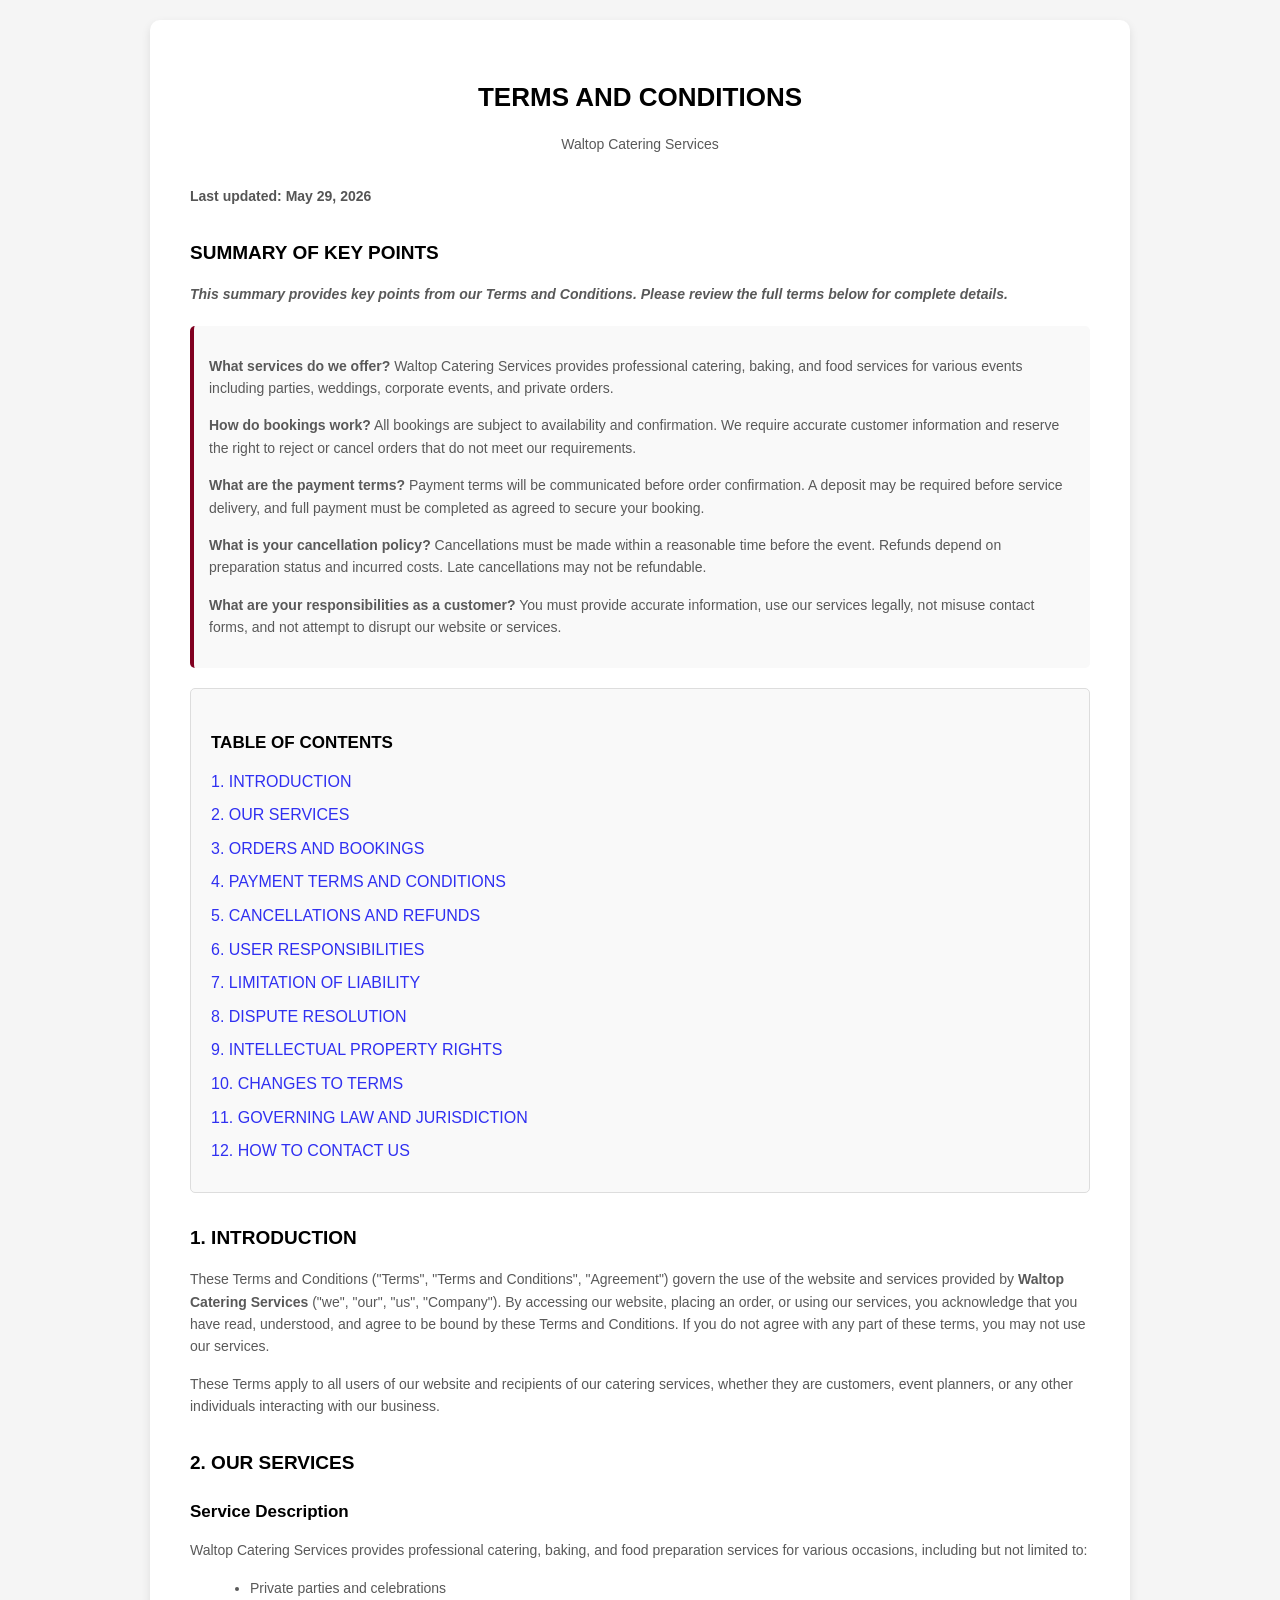
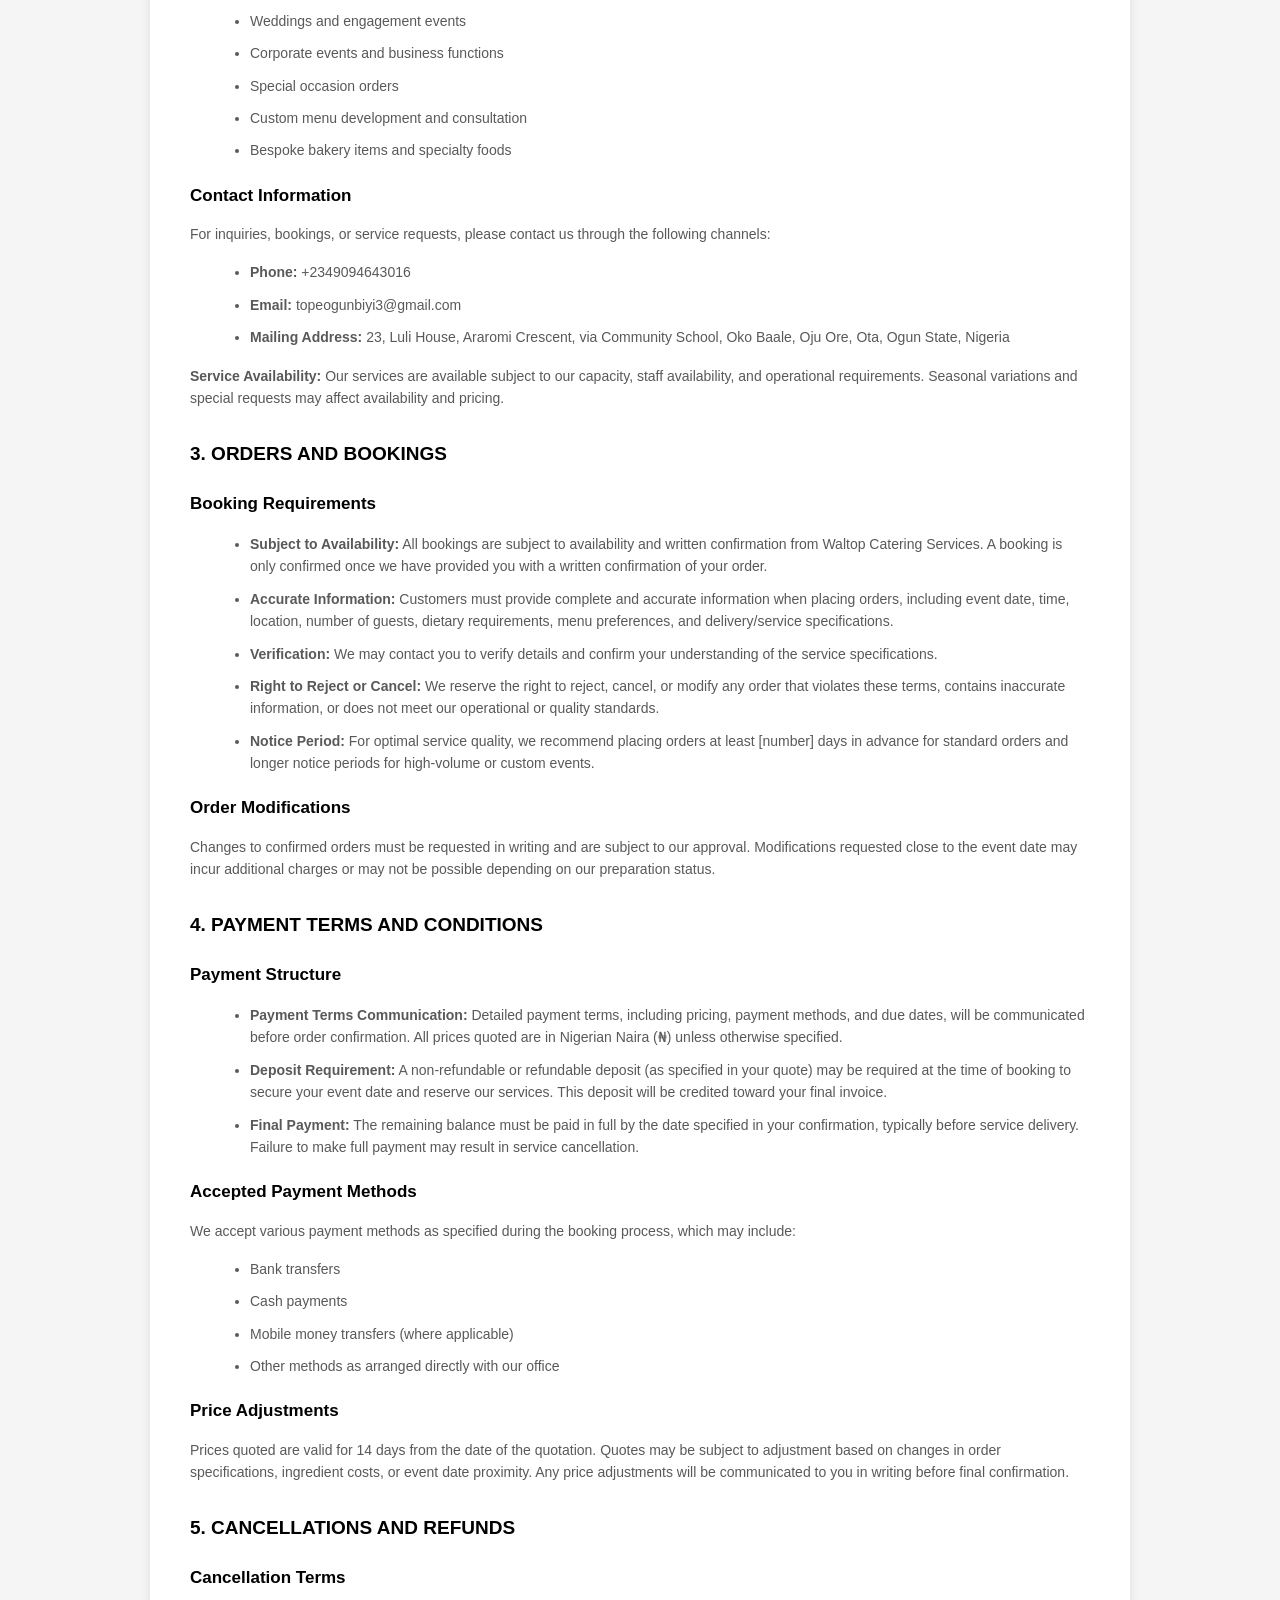
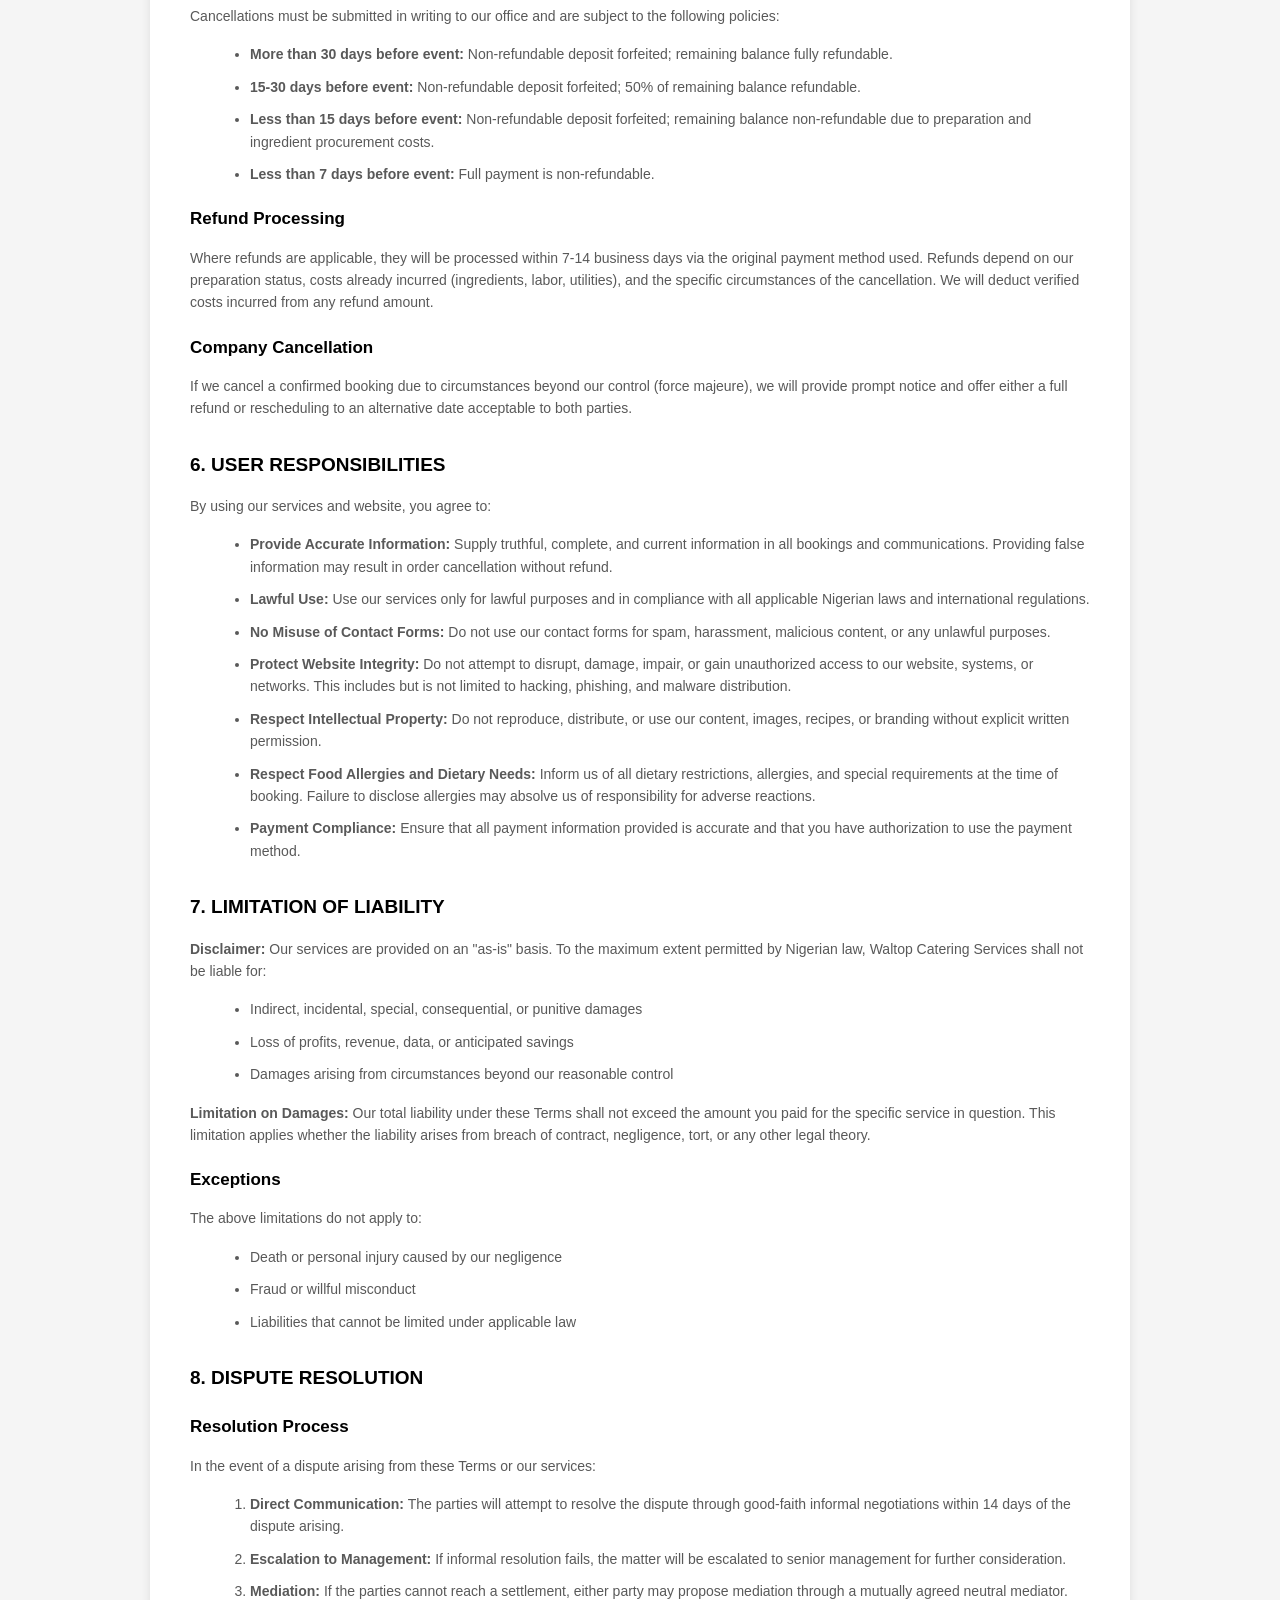
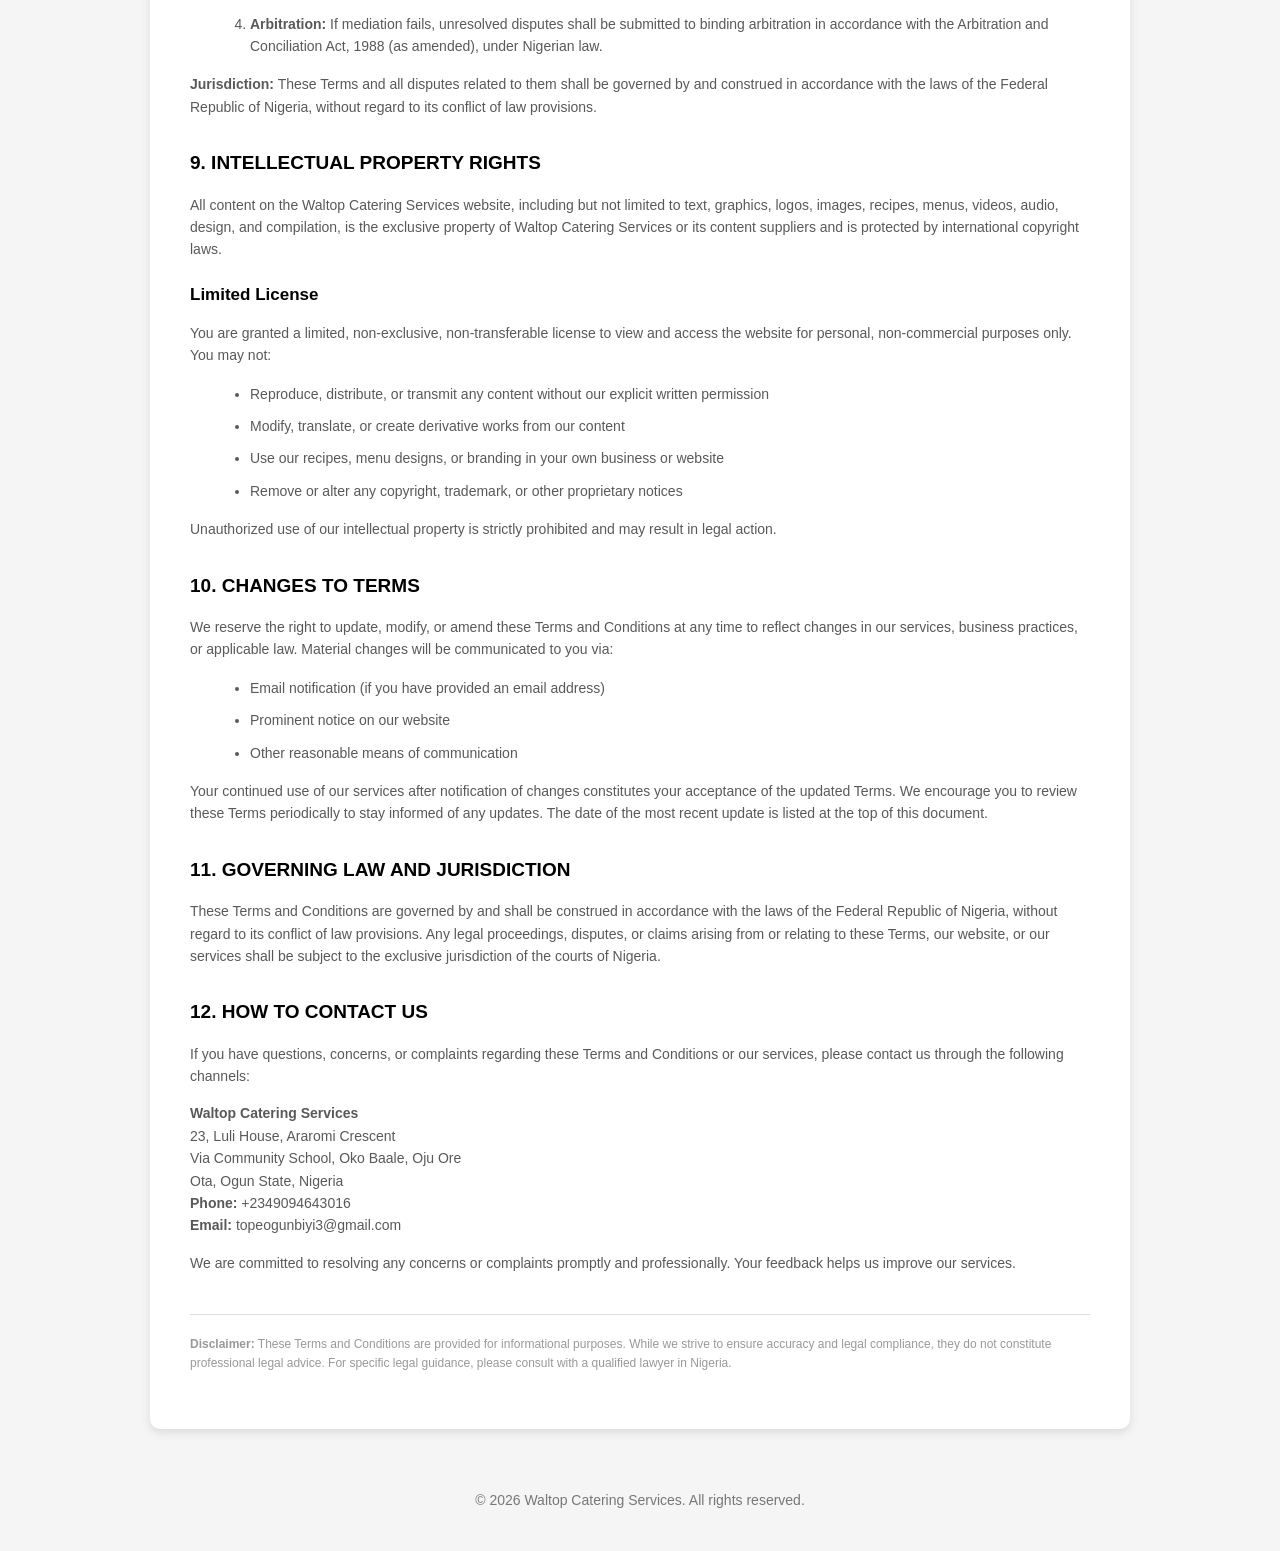
<file: terms and conditions.html>
<!DOCTYPE html>
<html lang="en">
<head>
    <meta charset="UTF-8">
    <meta name="viewport" content="width=device-width, initial-scale=1.0">
    <title>Terms and Conditions | Waltop Catering Services</title>
    <link rel="icon" type="image/x-icon" href="waltop.jpeg">
    <style>
        [data-custom-class='body'], [data-custom-class='body'] * {
            background: transparent !important;
        }
        [data-custom-class='title'], [data-custom-class='title'] * {
            font-family: Arial !important;
            font-size: 26px !important;
            color: #000000 !important;
        }
        [data-custom-class='subtitle'], [data-custom-class='subtitle'] * {
            font-family: Arial !important;
            color: #595959 !important;
            font-size: 14px !important;
        }
        [data-custom-class='heading_1'], [data-custom-class='heading_1'] * {
            font-family: Arial !important;
            font-size: 19px !important;
            color: #000000 !important;
        }
        [data-custom-class='heading_2'], [data-custom-class='heading_2'] * {
            font-family: Arial !important;
            font-size: 17px !important;
            color: #000000 !important;
        }
        [data-custom-class='body_text'], [data-custom-class='body_text'] * {
            color: #595959 !important;
            font-size: 14px !important;
            font-family: Arial !important;
        }
        [data-custom-class='link'], [data-custom-class='link'] * {
            color: #3030F1 !important;
            font-size: 14px !important;
            font-family: Arial !important;
            word-break: break-word !important;
        }
        body {
            font-family: Arial, sans-serif;
            margin: 0;
            padding: 20px;
            background-color: #f5f5f5;
            color: #333;
            line-height: 1.6;
        }
        .container {
            max-width: 900px;
            margin: 0 auto;
            background: white;
            padding: 40px;
            border-radius: 10px;
            box-shadow: 0 4px 10px rgba(0,0,0,0.1);
        }
        h1 {
            color: #000000;
            text-align: center;
            font-size: 26px;
            margin-bottom: 10px;
        }
        .subtitle {
            text-align: center;
            color: #595959;
            font-size: 14px;
            margin-bottom: 30px;
        }
        .date {
            font-size: 14px;
            color: #555;
            margin-bottom: 30px;
            font-weight: bold;
        }
        h2 {
            color: #000000;
            font-size: 19px;
            margin-top: 30px;
            margin-bottom: 15px;
            font-weight: bold;
        }
        h3 {
            color: #000000;
            font-size: 17px;
            margin-top: 20px;
            margin-bottom: 12px;
            font-weight: bold;
        }
        p {
            margin-bottom: 15px;
            color: #595959;
            font-size: 14px;
        }
        ul, ol {
            margin-left: 20px;
            color: #595959;
        }
        li {
            margin-bottom: 10px;
            font-size: 14px;
        }
        footer {
            text-align: center;
            padding: 20px;
            font-size: 14px;
            color: #777;
            margin-top: 40px;
        }
        a {
            color: #3030F1;
            text-decoration: none;
        }
        a:hover {
            text-decoration: underline;
        }
        .summary-box {
            background-color: #f9f9f9;
            border-left: 4px solid #800020;
            padding: 15px;
            margin: 20px 0;
            border-radius: 5px;
        }
        .toc-box {
            background-color: #f9f9f9;
            border: 1px solid #ddd;
            padding: 20px;
            margin: 20px 0;
            border-radius: 5px;
        }
        .toc-box a {
            display: block;
            margin: 8px 0;
        }
        em {
            font-style: italic;
        }
        strong {
            font-weight: bold;
        }
    </style>
</head>
<body>
    <div class="container">
        <h1 data-custom-class="title">TERMS AND CONDITIONS</h1>
        <p class="subtitle">Waltop Catering Services</p>
        
        <p class="date"><strong>Last updated:</strong> May 29, 2026</p>

        <h2 data-custom-class="heading_1">SUMMARY OF KEY POINTS</h2>
        <p data-custom-class="body_text"><strong><em>This summary provides key points from our Terms and Conditions. Please review the full terms below for complete details.</em></strong></p>
        
        <div class="summary-box">
            <p data-custom-class="body_text"><strong>What services do we offer?</strong> Waltop Catering Services provides professional catering, baking, and food services for various events including parties, weddings, corporate events, and private orders.</p>
            
            <p data-custom-class="body_text"><strong>How do bookings work?</strong> All bookings are subject to availability and confirmation. We require accurate customer information and reserve the right to reject or cancel orders that do not meet our requirements.</p>
            
            <p data-custom-class="body_text"><strong>What are the payment terms?</strong> Payment terms will be communicated before order confirmation. A deposit may be required before service delivery, and full payment must be completed as agreed to secure your booking.</p>
            
            <p data-custom-class="body_text"><strong>What is your cancellation policy?</strong> Cancellations must be made within a reasonable time before the event. Refunds depend on preparation status and incurred costs. Late cancellations may not be refundable.</p>
            
            <p data-custom-class="body_text"><strong>What are your responsibilities as a customer?</strong> You must provide accurate information, use our services legally, not misuse contact forms, and not attempt to disrupt our website or services.</p>
        </div>

        <div class="toc-box">
            <h3>TABLE OF CONTENTS</h3>
            <a href="#introduction">1. INTRODUCTION</a>
            <a href="#services">2. OUR SERVICES</a>
            <a href="#bookings">3. ORDERS AND BOOKINGS</a>
            <a href="#payments">4. PAYMENT TERMS AND CONDITIONS</a>
            <a href="#cancellations">5. CANCELLATIONS AND REFUNDS</a>
            <a href="#userresponsibilities">6. USER RESPONSIBILITIES</a>
            <a href="#liability">7. LIMITATION OF LIABILITY</a>
            <a href="#disputes">8. DISPUTE RESOLUTION</a>
            <a href="#ip">9. INTELLECTUAL PROPERTY RIGHTS</a>
            <a href="#changes">10. CHANGES TO TERMS</a>
            <a href="#governing">11. GOVERNING LAW AND JURISDICTION</a>
            <a href="#contact">12. HOW TO CONTACT US</a>
        </div>

        <h2 id="introduction" data-custom-class="heading_1">1. INTRODUCTION</h2>
        <p data-custom-class="body_text">These Terms and Conditions ("Terms", "Terms and Conditions", "Agreement") govern the use of the website and services provided by <strong>Waltop Catering Services</strong> ("we", "our", "us", "Company"). By accessing our website, placing an order, or using our services, you acknowledge that you have read, understood, and agree to be bound by these Terms and Conditions. If you do not agree with any part of these terms, you may not use our services.</p>
        <p data-custom-class="body_text">These Terms apply to all users of our website and recipients of our catering services, whether they are customers, event planners, or any other individuals interacting with our business.</p>

        <h2 id="services" data-custom-class="heading_1">2. OUR SERVICES</h2>
        <h3 data-custom-class="heading_2">Service Description</h3>
        <p data-custom-class="body_text">Waltop Catering Services provides professional catering, baking, and food preparation services for various occasions, including but not limited to:</p>
        <ul>
            <li data-custom-class="body_text">Private parties and celebrations</li>
            <li data-custom-class="body_text">Weddings and engagement events</li>
            <li data-custom-class="body_text">Corporate events and business functions</li>
            <li data-custom-class="body_text">Special occasion orders</li>
            <li data-custom-class="body_text">Custom menu development and consultation</li>
            <li data-custom-class="body_text">Bespoke bakery items and specialty foods</li>
        </ul>
        
        <h3 data-custom-class="heading_2">Contact Information</h3>
        <p data-custom-class="body_text">For inquiries, bookings, or service requests, please contact us through the following channels:</p>
        <ul>
            <li data-custom-class="body_text"><strong>Phone:</strong> <a href="tel:+2349094643016">+2349094643016</a></li>
            <li data-custom-class="body_text"><strong>Email:</strong> <a href="mailto:topeogunbiyi3@gmail.com">topeogunbiyi3@gmail.com</a></li>
            <li data-custom-class="body_text"><strong>Mailing Address:</strong> 23, Luli House, Araromi Crescent, via Community School, Oko Baale, Oju Ore, Ota, Ogun State, Nigeria</li>
        </ul>
        
        <p data-custom-class="body_text"><strong>Service Availability:</strong> Our services are available subject to our capacity, staff availability, and operational requirements. Seasonal variations and special requests may affect availability and pricing.</p>

        <h2 id="bookings" data-custom-class="heading_1">3. ORDERS AND BOOKINGS</h2>
        <h3 data-custom-class="heading_2">Booking Requirements</h3>
        <ul>
            <li data-custom-class="body_text"><strong>Subject to Availability:</strong> All bookings are subject to availability and written confirmation from Waltop Catering Services. A booking is only confirmed once we have provided you with a written confirmation of your order.</li>
            <li data-custom-class="body_text"><strong>Accurate Information:</strong> Customers must provide complete and accurate information when placing orders, including event date, time, location, number of guests, dietary requirements, menu preferences, and delivery/service specifications.</li>
            <li data-custom-class="body_text"><strong>Verification:</strong> We may contact you to verify details and confirm your understanding of the service specifications.</li>
            <li data-custom-class="body_text"><strong>Right to Reject or Cancel:</strong> We reserve the right to reject, cancel, or modify any order that violates these terms, contains inaccurate information, or does not meet our operational or quality standards.</li>
            <li data-custom-class="body_text"><strong>Notice Period:</strong> For optimal service quality, we recommend placing orders at least [number] days in advance for standard orders and longer notice periods for high-volume or custom events.</li>
        </ul>

        <h3 data-custom-class="heading_2">Order Modifications</h3>
        <p data-custom-class="body_text">Changes to confirmed orders must be requested in writing and are subject to our approval. Modifications requested close to the event date may incur additional charges or may not be possible depending on our preparation status.</p>

        <h2 id="payments" data-custom-class="heading_1">4. PAYMENT TERMS AND CONDITIONS</h2>
        <h3 data-custom-class="heading_2">Payment Structure</h3>
        <ul>
            <li data-custom-class="body_text"><strong>Payment Terms Communication:</strong> Detailed payment terms, including pricing, payment methods, and due dates, will be communicated before order confirmation. All prices quoted are in Nigerian Naira (₦) unless otherwise specified.</li>
            <li data-custom-class="body_text"><strong>Deposit Requirement:</strong> A non-refundable or refundable deposit (as specified in your quote) may be required at the time of booking to secure your event date and reserve our services. This deposit will be credited toward your final invoice.</li>
            <li data-custom-class="body_text"><strong>Final Payment:</strong> The remaining balance must be paid in full by the date specified in your confirmation, typically before service delivery. Failure to make full payment may result in service cancellation.</li>
        </ul>

        <h3 data-custom-class="heading_2">Accepted Payment Methods</h3>
        <p data-custom-class="body_text">We accept various payment methods as specified during the booking process, which may include:</p>
        <ul>
            <li data-custom-class="body_text">Bank transfers</li>
            <li data-custom-class="body_text">Cash payments</li>
            <li data-custom-class="body_text">Mobile money transfers (where applicable)</li>
            <li data-custom-class="body_text">Other methods as arranged directly with our office</li>
        </ul>

        <h3 data-custom-class="heading_2">Price Adjustments</h3>
        <p data-custom-class="body_text">Prices quoted are valid for 14 days from the date of the quotation. Quotes may be subject to adjustment based on changes in order specifications, ingredient costs, or event date proximity. Any price adjustments will be communicated to you in writing before final confirmation.</p>

        <h2 id="cancellations" data-custom-class="heading_1">5. CANCELLATIONS AND REFUNDS</h2>
        <h3 data-custom-class="heading_2">Cancellation Terms</h3>
        <p data-custom-class="body_text">Cancellations must be submitted in writing to our office and are subject to the following policies:</p>
        <ul>
            <li data-custom-class="body_text"><strong>More than 30 days before event:</strong> Non-refundable deposit forfeited; remaining balance fully refundable.</li>
            <li data-custom-class="body_text"><strong>15-30 days before event:</strong> Non-refundable deposit forfeited; 50% of remaining balance refundable.</li>
            <li data-custom-class="body_text"><strong>Less than 15 days before event:</strong> Non-refundable deposit forfeited; remaining balance non-refundable due to preparation and ingredient procurement costs.</li>
            <li data-custom-class="body_text"><strong>Less than 7 days before event:</strong> Full payment is non-refundable.</li>
        </ul>

        <h3 data-custom-class="heading_2">Refund Processing</h3>
        <p data-custom-class="body_text">Where refunds are applicable, they will be processed within 7-14 business days via the original payment method used. Refunds depend on our preparation status, costs already incurred (ingredients, labor, utilities), and the specific circumstances of the cancellation. We will deduct verified costs incurred from any refund amount.</p>

        <h3 data-custom-class="heading_2">Company Cancellation</h3>
        <p data-custom-class="body_text">If we cancel a confirmed booking due to circumstances beyond our control (force majeure), we will provide prompt notice and offer either a full refund or rescheduling to an alternative date acceptable to both parties.</p>

        <h2 id="userresponsibilities" data-custom-class="heading_1">6. USER RESPONSIBILITIES</h2>
        <p data-custom-class="body_text">By using our services and website, you agree to:</p>
        <ul>
            <li data-custom-class="body_text"><strong>Provide Accurate Information:</strong> Supply truthful, complete, and current information in all bookings and communications. Providing false information may result in order cancellation without refund.</li>
            <li data-custom-class="body_text"><strong>Lawful Use:</strong> Use our services only for lawful purposes and in compliance with all applicable Nigerian laws and international regulations.</li>
            <li data-custom-class="body_text"><strong>No Misuse of Contact Forms:</strong> Do not use our contact forms for spam, harassment, malicious content, or any unlawful purposes.</li>
            <li data-custom-class="body_text"><strong>Protect Website Integrity:</strong> Do not attempt to disrupt, damage, impair, or gain unauthorized access to our website, systems, or networks. This includes but is not limited to hacking, phishing, and malware distribution.</li>
            <li data-custom-class="body_text"><strong>Respect Intellectual Property:</strong> Do not reproduce, distribute, or use our content, images, recipes, or branding without explicit written permission.</li>
            <li data-custom-class="body_text"><strong>Respect Food Allergies and Dietary Needs:</strong> Inform us of all dietary restrictions, allergies, and special requirements at the time of booking. Failure to disclose allergies may absolve us of responsibility for adverse reactions.</li>
            <li data-custom-class="body_text"><strong>Payment Compliance:</strong> Ensure that all payment information provided is accurate and that you have authorization to use the payment method.</li>
        </ul>

        <h2 id="liability" data-custom-class="heading_1">7. LIMITATION OF LIABILITY</h2>
        <p data-custom-class="body_text"><strong>Disclaimer:</strong> Our services are provided on an "as-is" basis. To the maximum extent permitted by Nigerian law, Waltop Catering Services shall not be liable for:</p>
        <ul>
            <li data-custom-class="body_text">Indirect, incidental, special, consequential, or punitive damages</li>
            <li data-custom-class="body_text">Loss of profits, revenue, data, or anticipated savings</li>
            <li data-custom-class="body_text">Damages arising from circumstances beyond our reasonable control</li>
        </ul>

        <p data-custom-class="body_text"><strong>Limitation on Damages:</strong> Our total liability under these Terms shall not exceed the amount you paid for the specific service in question. This limitation applies whether the liability arises from breach of contract, negligence, tort, or any other legal theory.</p>

        <h3 data-custom-class="heading_2">Exceptions</h3>
        <p data-custom-class="body_text">The above limitations do not apply to:</p>
        <ul>
            <li data-custom-class="body_text">Death or personal injury caused by our negligence</li>
            <li data-custom-class="body_text">Fraud or willful misconduct</li>
            <li data-custom-class="body_text">Liabilities that cannot be limited under applicable law</li>
        </ul>

        <h2 id="disputes" data-custom-class="heading_1">8. DISPUTE RESOLUTION</h2>
        <h3 data-custom-class="heading_2">Resolution Process</h3>
        <p data-custom-class="body_text">In the event of a dispute arising from these Terms or our services:</p>
        <ol>
            <li data-custom-class="body_text"><strong>Direct Communication:</strong> The parties will attempt to resolve the dispute through good-faith informal negotiations within 14 days of the dispute arising.</li>
            <li data-custom-class="body_text"><strong>Escalation to Management:</strong> If informal resolution fails, the matter will be escalated to senior management for further consideration.</li>
            <li data-custom-class="body_text"><strong>Mediation:</strong> If the parties cannot reach a settlement, either party may propose mediation through a mutually agreed neutral mediator.</li>
            <li data-custom-class="body_text"><strong>Arbitration:</strong> If mediation fails, unresolved disputes shall be submitted to binding arbitration in accordance with the Arbitration and Conciliation Act, 1988 (as amended), under Nigerian law.</li>
        </ol>

        <p data-custom-class="body_text"><strong>Jurisdiction:</strong> These Terms and all disputes related to them shall be governed by and construed in accordance with the laws of the Federal Republic of Nigeria, without regard to its conflict of law provisions.</p>

        <h2 id="ip" data-custom-class="heading_1">9. INTELLECTUAL PROPERTY RIGHTS</h2>
        <p data-custom-class="body_text">All content on the Waltop Catering Services website, including but not limited to text, graphics, logos, images, recipes, menus, videos, audio, design, and compilation, is the exclusive property of Waltop Catering Services or its content suppliers and is protected by international copyright laws.</p>

        <h3 data-custom-class="heading_2">Limited License</h3>
        <p data-custom-class="body_text">You are granted a limited, non-exclusive, non-transferable license to view and access the website for personal, non-commercial purposes only. You may not:</p>
        <ul>
            <li data-custom-class="body_text">Reproduce, distribute, or transmit any content without our explicit written permission</li>
            <li data-custom-class="body_text">Modify, translate, or create derivative works from our content</li>
            <li data-custom-class="body_text">Use our recipes, menu designs, or branding in your own business or website</li>
            <li data-custom-class="body_text">Remove or alter any copyright, trademark, or other proprietary notices</li>
        </ul>

        <p data-custom-class="body_text">Unauthorized use of our intellectual property is strictly prohibited and may result in legal action.</p>

        <h2 id="changes" data-custom-class="heading_1">10. CHANGES TO TERMS</h2>
        <p data-custom-class="body_text">We reserve the right to update, modify, or amend these Terms and Conditions at any time to reflect changes in our services, business practices, or applicable law. Material changes will be communicated to you via:</p>
        <ul>
            <li data-custom-class="body_text">Email notification (if you have provided an email address)</li>
            <li data-custom-class="body_text">Prominent notice on our website</li>
            <li data-custom-class="body_text">Other reasonable means of communication</li>
        </ul>

        <p data-custom-class="body_text">Your continued use of our services after notification of changes constitutes your acceptance of the updated Terms. We encourage you to review these Terms periodically to stay informed of any updates. The date of the most recent update is listed at the top of this document.</p>

        <h2 id="governing" data-custom-class="heading_1">11. GOVERNING LAW AND JURISDICTION</h2>
        <p data-custom-class="body_text">These Terms and Conditions are governed by and shall be construed in accordance with the laws of the Federal Republic of Nigeria, without regard to its conflict of law provisions. Any legal proceedings, disputes, or claims arising from or relating to these Terms, our website, or our services shall be subject to the exclusive jurisdiction of the courts of Nigeria.</p>

        <h2 id="contact" data-custom-class="heading_1">12. HOW TO CONTACT US</h2>
        <p data-custom-class="body_text">If you have questions, concerns, or complaints regarding these Terms and Conditions or our services, please contact us through the following channels:</p>
        
        <p data-custom-class="body_text"><strong>Waltop Catering Services</strong><br>
        23, Luli House, Araromi Crescent<br>
        Via Community School, Oko Baale, Oju Ore<br>
        Ota, Ogun State, Nigeria<br>
        <strong>Phone:</strong> <a href="tel:+2349094643016">+2349094643016</a><br>
        <strong>Email:</strong> <a href="mailto:topeogunbiyi3@gmail.com">topeogunbiyi3@gmail.com</a></p>

        <p data-custom-class="body_text">We are committed to resolving any concerns or complaints promptly and professionally. Your feedback helps us improve our services.</p>

        <p style="margin-top: 40px; font-size: 12px; color: #999; border-top: 1px solid #ddd; padding-top: 20px;">
            <strong>Disclaimer:</strong> These Terms and Conditions are provided for informational purposes. While we strive to ensure accuracy and legal compliance, they do not constitute professional legal advice. For specific legal guidance, please consult with a qualified lawyer in Nigeria.
        </p>
    </div>

    <footer>
        © 2026 Waltop Catering Services. All rights reserved.
    </footer>
</body>
</html>
</file>
<file: styles.css>
/**
 * ====================================
 * WALTOP CATERING SERVICES
 * Main Stylesheet
 * ====================================
 * 
 * Table of Contents:
 * 1. CSS Variables (Custom Properties)
 * 2. Reset & Base Styles
 * 3. Typography
 * 4. Layout & Container
 * 5. Buttons
 * 6. Navigation
 * 7. Hero Section
 * 8. Sections (General)
 * 9. Featured Products
 * 10. Why Choose Us
 * 11. Testimonials
 * 12. CTA Section
 * 13. Footer
 * 14. Menu Page
 * 15. Pricing Section
 * 16. About Page
 * 17. Contact Page
 * 18. Components (Cards, Forms, etc.)
 * 19. Utilities
 * 20. Animations
 * 21. Dark Mode
 * 22. Responsive Design
 */

/* ====================================
   1. CSS Variables (Custom Properties)
   ==================================== */
:root {
    /* Brand Colors */
    --color-primary: #7a2f4d;
    --color-primary-dark: #5c1f38;
    --color-primary-light: #a43f63;
    --color-accent: #b35c74;
    --color-accent-dark: #8b4159;
    --color-accent-light: #d2879a;
    
    /* Neutral Colors */
    --color-background: #ffffff;
    --color-background-alt: #f5f5f3;
    --color-text: #1e1e1c;
    --color-text-light: #666666;
    --color-text-muted: #888888;
    --color-secondary: #f5f5f3;
    --color-white: #ffffff;
    --color-black: #1e1e1c;
    --color-border: #e5e5e5;
    
    /* Semantic Colors */
    --color-success: #22c55e;
    --color-error: #ef4444;
    --color-warning: #f59e0b;
    
    /* Typography */
    --font-heading: 'Playfair Display', Georgia, serif;
    --font-body: 'Inter', -apple-system, BlinkMacSystemFont, 'Segoe UI', sans-serif;
    
    /* Font Sizes */
    --text-xs: 0.75rem;
    --text-sm: 0.875rem;
    --text-base: 1rem;
    --text-lg: 1.125rem;
    --text-xl: 1.25rem;
    --text-2xl: 1.5rem;
    --text-3xl: 1.875rem;
    --text-4xl: 2.25rem;
    --text-5xl: 3rem;
    --text-6xl: 3.75rem;
    
    /* Spacing */
    --space-1: 0.25rem;
    --space-2: 0.5rem;
    --space-3: 0.75rem;
    --space-4: 1rem;
    --space-5: 1.25rem;
    --space-6: 1.5rem;
    --space-8: 2rem;
    --space-10: 2.5rem;
    --space-12: 3rem;
    --space-16: 4rem;
    --space-20: 5rem;
    --space-24: 6rem;
    
    /* Border Radius */
    --radius-sm: 0.25rem;
    --radius-md: 0.5rem;
    --radius-lg: 1rem;
    --radius-xl: 1.5rem;
    --radius-full: 9999px;
    
    /* Shadows */
    --shadow-sm: 0 1px 2px rgba(0, 0, 0, 0.05);
    --shadow-md: 0 4px 6px rgba(0, 0, 0, 0.07);
    --shadow-lg: 0 10px 15px rgba(0, 0, 0, 0.1);
    --shadow-xl: 0 20px 25px rgba(0, 0, 0, 0.15);
    
    /* Transitions */
    --transition-fast: 150ms ease;
    --transition-base: 300ms ease;
    --transition-slow: 500ms ease;
    
    /* Z-index */
    --z-dropdown: 100;
    --z-sticky: 200;
    --z-fixed: 300;
    --z-modal: 400;
    --z-tooltip: 500;
    
    /* Container */
    --container-max: 1200px;
    --container-padding: 1.5rem;
    
    /* Header */
    --header-height: 80px;
}

/* ====================================
   2. Reset & Base Styles
   ==================================== */
*,
*::before,
*::after {
    box-sizing: border-box;
    margin: 0;
    padding: 0;
}

html {
    scroll-behavior: smooth;
    scroll-padding-top: var(--header-height);
}

body {
    font-family: var(--font-body);
    font-size: var(--text-base);
    line-height: 1.6;
    color: var(--color-text);
    background-color: var(--color-background);
   
}

/* Remove default list styles */
ul, ol {
    list-style: none;
}

/* Improve image display */
img {
    max-width: 100%;
    height: auto;
    display: block;
}

/* Remove default link styles */
a {
    text-decoration: none;
    color: inherit;
}

/* Remove button default styles */
button {
    font-family: inherit;
    cursor: pointer;
    border: none;
    background: none;
}

/* Form elements */
input, select, textarea {
    font-family: inherit;
    font-size: inherit;
}

/* Focus styles for accessibility */
:focus-visible {
    outline: 2px solid var(--color-primary);
    outline-offset: 2px;
}

/* Skip link for accessibility */
.skip-link {
    position: absolute;
    top: -40px;
    left: 0;
    background: var(--color-primary);
    color: var(--color-white);
    padding: var(--space-2) var(--space-4);
    z-index: var(--z-tooltip);
    transition: top var(--transition-fast);
}

.skip-link:focus {
    top: 0;
}

/* ====================================
   3. Typography
   ==================================== */
h1, h2, h3, h4, h5, h6 {
    font-family: var(--font-heading);
    font-weight: 600;
    line-height: 1.2;
    color: var(--color-text);
}

h1 { font-size: var(--text-5xl); }
h2 { font-size: var(--text-4xl); }
h3 { font-size: var(--text-2xl); }
h4 { font-size: var(--text-xl); }
h5 { font-size: var(--text-lg); }
h6 { font-size: var(--text-base); }

p {
    margin-bottom: var(--space-4);
    color: var(--color-text-light);
}

p:last-child {
    margin-bottom: 0;
}

.highlight {
    color: var(--color-primary);
}

/* ====================================
   4. Layout & Container
   ==================================== */
.container {
    width: 100%;
    max-width: var(--container-max);
    margin: 0 auto;
    padding: 0 var(--container-padding);
}

.section {
    padding: var(--space-24) 0;
}

.section--sm {
    padding: var(--space-12) 0;
}

.section--alt {
    background-color: var(--color-background-alt);
}

.section__header {
    text-align: center;
    max-width: 700px;
    margin: 0 auto var(--space-16);
}

.section__subtitle {
    display: inline-block;
    font-size: var(--text-sm);
    font-weight: 600;
    text-transform: uppercase;
    letter-spacing: 0.1em;
    color: var(--color-accent);
    margin-bottom: var(--space-3);
}

.section__subtitle--light {
    color: var(--color-accent-light);
}

.section__title {
    margin-bottom: var(--space-4);
}

.section__description {
    font-size: var(--text-lg);
    color: var(--color-text-light);
}

/* ====================================
   5. Buttons
   ==================================== */
.btn {
    display: inline-flex;
    align-items: center;
    justify-content: center;
    gap: var(--space-2);
    font-family: var(--font-body);
    font-size: var(--text-sm);
    font-weight: 600;
    padding: var(--space-3) var(--space-6);
    border-radius: var(--radius-md);
    transition: all var(--transition-base);
    cursor: pointer;
    border: 2px solid transparent;
    white-space: nowrap;
}

.btn--sm {
    padding: var(--space-2) var(--space-4);
    font-size: var(--text-xs);
}

.btn--lg {
    padding: var(--space-4) var(--space-8);
    font-size: var(--text-base);
}

.btn--block {
    width: 100%;
}

.btn--primary {
    background-color: var(--color-primary);
    color: var(--color-white);
}

.btn--primary:hover {
    background-color: var(--color-primary-dark);
    transform: translateY(-2px);
    box-shadow: var(--shadow-md);
}

.btn--outline {
    background-color: transparent;
    border-color: var(--color-primary);
    color: var(--color-primary);
}

.btn--outline:hover {
    background-color: var(--color-primary);
    color: var(--color-white);
}

.btn--white {
    background-color: var(--color-white);
    color: var(--color-primary);
}

.btn--white:hover {
    background-color: var(--color-background-alt);
    transform: translateY(-2px);
}

.btn--outline-white {
    background-color: transparent;
    border-color: var(--color-white);
    color: var(--color-white);
}

.btn--outline-white:hover {
    background-color: var(--color-white);
    color: var(--color-primary);
}

/* Button loading state */
.btn__loader {
    display: none;
}

.btn.loading .btn__text {
    display: none;
}

.btn.loading .btn__loader {
    display: inline-block;
}

/* ====================================
   6. Navigation
   ==================================== */
.header {
    position: fixed;
    top: 0;
    left: 0;
    width: 100%;
    height: var(--header-height);
    background-color: var(--color-background);
    z-index: var(--z-fixed);
    transition: all var(--transition-base);
}

.header.scrolled {
    box-shadow: var(--shadow-md);
    height: 70px;
}

.nav {
    display: flex;
    align-items: center;
    justify-content: space-between;
    height: 100%;
}

.nav__logo {
    display: flex;
    flex-direction: column;
    line-height: 1.1;
}

.logo-text {
    font-family: var(--font-heading);
    font-size: var(--text-xl);
    font-weight: 700;
    color: var(--color-primary);
}

.logo-tagline {
    font-size: var(--text-xs);
    text-transform: uppercase;
    letter-spacing: 0.15em;
    color: var(--color-accent);
}

.nav__list {
    display: flex;
    align-items: center;
    gap: var(--space-8);
}

.nav__link {
    font-size: var(--text-sm);
    font-weight: 500;
    color: var(--color-text);
    position: relative;
    padding: var(--space-2) 0;
    transition: color var(--transition-fast);
}

.nav__link::after {
    content: '';
    position: absolute;
    bottom: 0;
    left: 0;
    width: 0;
    height: 2px;
    background-color: var(--color-primary);
    transition: width var(--transition-base);
}

.nav__link:hover,
.nav__link.active {
    color: var(--color-primary);
}

.nav__link:hover::after,
.nav__link.active::after {
    width: 100%;
}

.nav__actions {
    display: flex;
    align-items: center;
    gap: var(--space-4);
}

.nav__toggle,
.nav__close {
    display: none;
    font-size: var(--text-xl);
    color: var(--color-text);
    padding: var(--space-2);
}

/* Theme Toggle */
.theme-toggle {
    width: 40px;
    height: 40px;
    border-radius: var(--radius-full);
    display: flex;
    align-items: center;
    justify-content: center;
    color: var(--color-text);
    background-color: var(--color-background-alt);
    transition: all var(--transition-fast);
}

.theme-toggle:hover {
    background-color: var(--color-primary);
    color: var(--color-white);
}

/* ====================================
   7. Hero Section
   ==================================== */
.hero {
    min-height: 100vh;
    display: flex;
    align-items: center;
    position: relative;
    padding-top: var(--header-height);
    overflow: hidden;
}

.hero__container {
    display: grid;
    grid-template-columns: 1fr 1fr;
    gap: var(--space-12);
    align-items: center;
}

.hero__content {
    padding-right: var(--space-8);
}

.hero__subtitle {
    display: inline-block;
    font-size: var(--text-sm);
    font-weight: 600;
    text-transform: uppercase;
    letter-spacing: 0.1em;
    color: var(--color-accent);
    margin-bottom: var(--space-4);
}

.hero__title {
    font-size: clamp(var(--text-4xl), 5vw, var(--text-6xl));
    margin-bottom: var(--space-6);
    line-height: 1.1;
}

.hero__description {
    font-size: var(--text-lg);
    margin-bottom: var(--space-8);
    max-width: 500px;
}

.hero__buttons {
    display: flex;
    gap: var(--space-4);
    flex-wrap: wrap;
    margin-bottom: var(--space-12);
}

.hero__stats {
    display: flex;
    gap: var(--space-10);
}

.stat {
    display: flex;
    flex-direction: column;
}

.stat__number {
    font-family: var(--font-heading);
    font-size: var(--text-3xl);
    font-weight: 700;
    color: var(--color-primary);
}

.stat__label {
    font-size: var(--text-sm);
    color: var(--color-text-muted);
}

.hero__image {
    position: relative;
}

.hero__image-wrapper {
    position: relative;
}

.hero__img {
    border-radius: var(--radius-xl);
    box-shadow: var(--shadow-xl);
    object-fit: cover;
    width: 100%;
    max-height: 600px;
}

.hero__badge {
    position: absolute;
    bottom: -20px;
    left: -20px;
    background: var(--color-accent);
    color: var(--color-white);
    padding: var(--space-4) var(--space-6);
    border-radius: var(--radius-lg);
    display: flex;
    align-items: center;
    gap: var(--space-2);
    font-weight: 600;
    box-shadow: var(--shadow-lg);
}

.hero__badge i {
    color: #ffd700;
}

.hero__parallax {
    position: absolute;
    top: 0;
    right: 0;
    width: 60%;
    height: 100%;
    background: linear-gradient(135deg, var(--color-background-alt) 0%, transparent 100%);
    z-index: -1;
}

/* Page Hero (Inner Pages) */
.page-hero {
    padding: calc(var(--header-height) + var(--space-16)) 0 var(--space-16);
    background-color: var(--color-background-alt);
    text-align: center;
    position: relative;
    overflow: hidden;
}

.page-hero__parallax {
    position: absolute;
    top: 0;
    left: 0;
    width: 100%;
    height: 100%;
    background: linear-gradient(135deg, rgba(42, 125, 110, 0.05) 0%, transparent 100%);
    z-index: 0;
}

.page-hero__content {
    position: relative;
    z-index: 1;
}

.page-hero__subtitle {
    display: inline-block;
    font-size: var(--text-sm);
    font-weight: 600;
    text-transform: uppercase;
    letter-spacing: 0.1em;
    color: var(--color-accent);
    margin-bottom: var(--space-3);
}

.page-hero__title {
    font-size: clamp(var(--text-3xl), 4vw, var(--text-5xl));
    margin-bottom: var(--space-4);
}

.page-hero__description {
    font-size: var(--text-lg);
    max-width: 600px;
    margin: 0 auto;
    color: var(--color-text-light);
}

/* ====================================
   8. Featured Products
   ==================================== */
.featured__grid {
    display: grid;
    grid-template-columns: repeat(3, 1fr);
    gap: var(--space-8);
}

.featured__card {
    background: var(--color-white);
    border-radius: var(--radius-lg);
    overflow: hidden;
    box-shadow: var(--shadow-md);
    transition: all var(--transition-base);
}

.featured__card:hover {
    transform: translateY(-8px);
    box-shadow: var(--shadow-xl);
}

.featured__image {
    position: relative;
    overflow: hidden;
    height: 220px;
}

.featured__image img {
    width: 100%;
    height: 100%;
    object-fit: cover;
    transition: transform var(--transition-slow);
}

.featured__card:hover .featured__image img {
    transform: scale(1.1);
}

.featured__badge {
    position: absolute;
    top: var(--space-4);
    left: var(--space-4);
    background: var(--color-accent);
    color: var(--color-white);
    font-size: var(--text-xs);
    font-weight: 600;
    padding: var(--space-1) var(--space-3);
    border-radius: var(--radius-full);
}

.featured__content {
    padding: var(--space-6);
}

.featured__title {
    font-size: var(--text-xl);
    margin-bottom: var(--space-2);
}

.featured__description {
    font-size: var(--text-sm);
    color: var(--color-text-light);
    margin-bottom: var(--space-4);
}

.featured__footer {
    display: flex;
    align-items: center;
    justify-content: space-between;
}

.featured__price {
    font-family: var(--font-heading);
    font-size: var(--text-lg);
    font-weight: 600;
    color: var(--color-primary);
}

/* ====================================
   9. Why Choose Us
   ==================================== */
.why-us__grid {
    display: grid;
    grid-template-columns: 1fr 1fr;
    gap: var(--space-16);
    align-items: center;
}

.why-us__list {
    margin-top: var(--space-8);
    display: flex;
    flex-direction: column;
    gap: var(--space-6);
}

.why-us__item {
    display: flex;
    gap: var(--space-4);
}

.why-us__icon {
    flex-shrink: 0;
    width: 50px;
    height: 50px;
    background: linear-gradient(135deg, var(--color-primary) 0%, var(--color-primary-light) 100%);
    border-radius: var(--radius-md);
    display: flex;
    align-items: center;
    justify-content: center;
    color: var(--color-white);
    font-size: var(--text-xl);
}

.why-us__text h4 {
    font-size: var(--text-lg);
    margin-bottom: var(--space-1);
}

.why-us__text p {
    font-size: var(--text-sm);
    color: var(--color-text-light);
    margin: 0;
}

.why-us__image {
    position: relative;
}

.why-us__image img {
    border-radius: var(--radius-xl);
    box-shadow: var(--shadow-xl);
    width: 100%;
    max-height: 550px;
    object-fit: cover;
}

/* ====================================
   10. Testimonials
   ==================================== */
.testimonials__carousel {
    position: relative;
    overflow: hidden;
}

.testimonials__track {
    display: flex;
    gap: var(--space-8);
    transition: transform var(--transition-slow);
}

.testimonial__card {
    flex: 0 0 calc(33.333% - var(--space-6));
    background: var(--color-white);
    padding: var(--space-8);
    border-radius: var(--radius-lg);
    box-shadow: var(--shadow-md);
}

.testimonial__rating {
    display: flex;
    gap: var(--space-1);
    margin-bottom: var(--space-4);
    color: #ffd700;
}

.testimonial__quote {
    font-size: var(--text-base);
    font-style: italic;
    color: var(--color-text-light);
    margin-bottom: var(--space-6);
    line-height: 1.7;
}

.testimonial__author {
    display: flex;
    align-items: center;
    gap: var(--space-4);
}

.testimonial__avatar {
    width: 50px;
    height: 50px;
    border-radius: var(--radius-full);
    object-fit: cover;
}

.testimonial__name {
    font-style: normal;
    font-weight: 600;
    color: var(--color-text);
    display: block;
}

.testimonial__role {
    font-size: var(--text-sm);
    color: var(--color-text-muted);
}

.testimonials__controls {
    display: flex;
    align-items: center;
    justify-content: center;
    gap: var(--space-4);
    margin-top: var(--space-8);
}

.carousel__btn {
    width: 44px;
    height: 44px;
    border-radius: var(--radius-full);
    background: var(--color-primary);
    color: var(--color-white);
    display: flex;
    align-items: center;
    justify-content: center;
    transition: all var(--transition-fast);
}

.carousel__btn:hover {
    background: var(--color-primary-dark);
    transform: scale(1.1);
}

.carousel__dots {
    display: flex;
    gap: var(--space-2);
}

.carousel__dot {
    width: 10px;
    height: 10px;
    border-radius: var(--radius-full);
    background: var(--color-border);
    cursor: pointer;
    transition: all var(--transition-fast);
}

.carousel__dot.active {
    background: var(--color-primary);
    width: 30px;
}

/* ====================================
   11. CTA Section
   ==================================== */
.cta {
    position: relative;
    background: linear-gradient(135deg, var(--color-primary) 0%, var(--color-primary-dark) 100%);
    color: var(--color-white);
    text-align: center;
    overflow: hidden;
}

.cta__parallax {
    position: absolute;
    top: 0;
    left: 0;
    width: 100%;
    height: 100%;
    background: url('order\ image.jpeg') center/cover;
    opacity: 0.1;
    z-index: 0;
}

.cta__content {
    position: relative;
    z-index: 1;
    max-width: 700px;
    margin: 0 auto;
}

.cta__title {
    color: var(--color-white);
    margin-bottom: var(--space-4);
}

.cta__description {
    font-size: var(--text-lg);
    color: rgba(255, 255, 255, 0.9);
    margin-bottom: var(--space-8);
}

.cta__buttons {
    display: flex;
    gap: var(--space-4);
    justify-content: center;
    flex-wrap: wrap;
}

/* ====================================
   12. Footer
   ==================================== */
.footer {
    background-color: var(--color-black);
    color: var(--color-white);
    padding: var(--space-16) 0 var(--space-8);
}

.footer__grid {
    display: grid;
    grid-template-columns: 1.5fr 1fr 1fr 1.5fr;
    gap: var(--space-12);
    margin-bottom: var(--space-12);
}

.footer__logo {
    display: flex;
    flex-direction: column;
    line-height: 1.1;
    margin-bottom: var(--space-4);
}

.footer__logo .logo-text {
    color: var(--color-white);
}

.footer__about {
    font-size: var(--text-sm);
    color: rgba(255, 255, 255, 0.7);
    margin-bottom: var(--space-6);
}

.footer__social {
    display: flex;
    gap: var(--space-3);
}

.social__link {
    width: 40px;
    height: 40px;
    border-radius: var(--radius-full);
    background: rgba(255, 255, 255, 0.1);
    display: flex;
    align-items: center;
    justify-content: center;
    color: var(--color-white);
    transition: all var(--transition-fast);
}

.social__link:hover {
    background: var(--color-primary);
    transform: translateY(-3px);
}

.footer__title {
    font-size: var(--text-lg);
    margin-bottom: var(--space-6);
    color: var(--color-white);
}

.footer__links li {
    margin-bottom: var(--space-3);
}

.footer__links a {
    font-size: var(--text-sm);
    color: rgba(255, 255, 255, 0.7);
    transition: color var(--transition-fast);
}

.footer__links a:hover {
    color: var(--color-primary-light);
}

.footer__contact li {
    display: flex;
    gap: var(--space-3);
    margin-bottom: var(--space-4);
    font-size: var(--text-sm);
    color: rgba(255, 255, 255, 0.7);
}

.footer__contact i {
    color: var(--color-primary-light);
    width: 16px;
}

.footer__contact a {
    color: rgba(255, 255, 255, 0.7);
    transition: color var(--transition-fast);
}

.footer__contact a:hover {
    color: var(--color-primary-light);
}

.footer__bottom {
    display: flex;
    justify-content: space-between;
    align-items: center;
    padding-top: var(--space-8);
    border-top: 1px solid rgba(255, 255, 255, 0.1);
    font-size: var(--text-sm);
    color: rgba(255, 255, 255, 0.5);
}

.footer__legal {
    display: flex;
    gap: var(--space-6);
}

.footer__legal a {
    color: rgba(255, 255, 255, 0.5);
    transition: color var(--transition-fast);
}

.footer__legal a:hover {
    color: var(--color-white);
}

/* ====================================
   13. Menu Page
   ==================================== */
.menu-nav__wrapper {
    display: flex;
    justify-content: center;
    gap: var(--space-3);
    flex-wrap: wrap;
}

.menu-nav__btn {
    padding: var(--space-3) var(--space-6);
    border-radius: var(--radius-full);
    font-size: var(--text-sm);
    font-weight: 500;
    background: var(--color-background);
    color: var(--color-text);
    border: 1px solid var(--color-border);
    transition: all var(--transition-fast);
}

.menu-nav__btn:hover,
.menu-nav__btn.active {
    background: var(--color-primary);
    color: var(--color-white);
    border-color: var(--color-primary);
}

.menu__grid {
    display: grid;
    grid-template-columns: repeat(auto-fill, minmax(300px, 1fr));
    gap: var(--space-8);
}

.menu__card {
    background: var(--color-white);
    border-radius: var(--radius-lg);
    overflow: hidden;
    box-shadow: var(--shadow-sm);
    transition: all var(--transition-base);
    border: 1px solid var(--color-border);
}

.menu__card:hover {
    transform: translateY(-4px);
    box-shadow: var(--shadow-lg);
}

.menu__card.hidden {
    display: none;
}

.menu__image {
    position: relative;
    height: 200px;
    overflow: hidden;
}

.menu__image img {
    width: 100%;
    height: 100%;
    object-fit: cover;
    transition: transform var(--transition-slow);
}

.menu__card:hover .menu__image img {
    transform: scale(1.05);
}

.menu__badge {
    position: absolute;
    top: var(--space-3);
    right: var(--space-3);
    padding: var(--space-1) var(--space-3);
    border-radius: var(--radius-full);
    font-size: var(--text-xs);
    font-weight: 600;
    color: var(--color-white);
}

.menu__badge--bestseller { background: var(--color-primary); }
.menu__badge--popular { background: var(--color-accent); }
.menu__badge--new { background: #8b5cf6; }
.menu__badge--veg { background: #22c55e; }
.menu__badge--premium { background: #1e1e1c; }
.menu__badge--custom { background: #ec4899; }

.menu__content {
    padding: var(--space-6);
}

.menu__header {
    display: flex;
    justify-content: space-between;
    align-items: flex-start;
    margin-bottom: var(--space-3);
}

.menu__title {
    font-size: var(--text-lg);
}

.menu__price {
    font-family: var(--font-heading);
    font-size: var(--text-lg);
    font-weight: 600;
    color: var(--color-primary);
    white-space: nowrap;
}

.menu__description {
    font-size: var(--text-sm);
    color: var(--color-text-light);
    margin-bottom: var(--space-4);
}

.menu__tags {
    display: flex;
    gap: var(--space-2);
    flex-wrap: wrap;
}

.menu__tag {
    display: inline-flex;
    align-items: center;
    gap: var(--space-1);
    font-size: var(--text-xs);
    padding: var(--space-1) var(--space-2);
    background: var(--color-background-alt);
    border-radius: var(--radius-sm);
    color: var(--color-text-muted);
}

/* ====================================
   14. Pricing Section
   ==================================== */
.pricing__grid {
    display: grid;
    grid-template-columns: repeat(3, 1fr);
    gap: var(--space-8);
    align-items: stretch;
}

.pricing__card {
    background: var(--color-white);
    border-radius: var(--radius-lg);
    padding: var(--space-8);
    box-shadow: var(--shadow-md);
    border: 2px solid var(--color-border);
    position: relative;
    display: flex;
    flex-direction: column;
    transition: all var(--transition-base);
}

.pricing__card:hover {
    transform: translateY(-8px);
    box-shadow: var(--shadow-xl);
}

.pricing__card--featured {
    border-color: var(--color-primary);
    transform: scale(1.05);
}

.pricing__card--featured:hover {
    transform: scale(1.05) translateY(-8px);
}

.pricing__popular {
    position: absolute;
    top: 0;
    left: 50%;
    transform: translate(-50%, -50%);
    background: var(--color-primary);
    color: var(--color-white);
    padding: var(--space-2) var(--space-4);
    border-radius: var(--radius-full);
    font-size: var(--text-xs);
    font-weight: 600;
}

.pricing__header {
    text-align: center;
    padding-bottom: var(--space-6);
    border-bottom: 1px solid var(--color-border);
    margin-bottom: var(--space-6);
}

.pricing__name {
    font-size: var(--text-2xl);
    margin-bottom: var(--space-1);
}

.pricing__subtitle {
    font-size: var(--text-sm);
    color: var(--color-text-muted);
    margin-bottom: var(--space-4);
}

.pricing__price {
    display: flex;
    align-items: baseline;
    justify-content: center;
    gap: var(--space-1);
}

.price__currency {
    font-size: var(--text-xl);
    color: var(--color-text-muted);
}

.price__amount {
    font-family: var(--font-heading);
    font-size: var(--text-5xl);
    font-weight: 700;
    color: var(--color-primary);
}

.price__period {
    font-size: var(--text-sm);
    color: var(--color-text-muted);
}

.pricing__features {
    flex: 1;
    margin-bottom: var(--space-8);
}

.pricing__feature {
    display: flex;
    align-items: flex-start;
    gap: var(--space-3);
    padding: var(--space-3) 0;
    font-size: var(--text-sm);
}

.pricing__feature i {
    color: var(--color-primary);
    margin-top: 2px;
}

.pricing__feature--disabled {
    color: var(--color-text-muted);
}

.pricing__feature--disabled i {
    color: var(--color-text-muted);
}

.pricing__note {
    text-align: center;
    font-size: var(--text-sm);
    color: var(--color-text-muted);
    margin-top: var(--space-8);
}

.pricing__note i {
    color: var(--color-primary);
    margin-right: var(--space-2);
}

/* ====================================
   15. About Page
   ==================================== */
.about-story__grid {
    display: grid;
    grid-template-columns: 1fr 1fr;
    gap: var(--space-16);
    align-items: center;
}

.about-story__image {
    position: relative;
}

.about-story__image img {
    border-radius: var(--radius-xl);
    box-shadow: var(--shadow-xl);
    width: 100%;
    height: 700px;
    object-fit: cover;
}

.about-story__badge {
    position: absolute;
    top: -20px;
    right: -60px;
    background: var(--color-primary);
    color: var(--color-white);
    padding: var(--space-6);
    border-radius: var(--radius-lg);
    text-align: center;
    box-shadow: var(--shadow-lg);
}

.badge__number {
    display: block;
    font-family: var(--font-heading);
    font-size: var(--text-4xl);
    font-weight: 700;
}

.badge__text {
    font-size: var(--text-sm);
}

.about-story__content p {
    margin-bottom: var(--space-4);
}

/* Mission Section */
.mission__grid {
    display: grid;
    grid-template-columns: repeat(3, 1fr);
    gap: var(--space-8);
}

.mission__card {
    background: var(--color-white);
    padding: var(--space-8);
    border-radius: var(--radius-lg);
    text-align: center;
    box-shadow: var(--shadow-md);
    transition: all var(--transition-base);
}

.mission__card:hover {
    transform: translateY(-4px);
    box-shadow: var(--shadow-lg);
}

.mission__icon {
    width: 70px;
    height: 70px;
    background: linear-gradient(135deg, var(--color-primary) 0%, var(--color-primary-light) 100%);
    border-radius: var(--radius-full);
    display: flex;
    align-items: center;
    justify-content: center;
    margin: 0 auto var(--space-6);
    font-size: var(--text-2xl);
    color: var(--color-white);
}

.mission__title {
    font-size: var(--text-xl);
    margin-bottom: var(--space-3);
}

.mission__text {
    font-size: var(--text-sm);
    color: var(--color-text-light);
    margin: 0;
}

/* Values Section */
.values__grid {
    display: grid;
    grid-template-columns: 1fr 1fr;
    gap: var(--space-16);
    align-items: center;
}

.values__list {
    margin-top: var(--space-8);
    display: grid;
    gap: var(--space-6);
}

.value__item {
    display: flex;
    gap: var(--space-4);
}

.value__icon {
    flex-shrink: 0;
    width: 50px;
    height: 50px;
    background: var(--color-background-alt);
    border-radius: var(--radius-md);
    display: flex;
    align-items: center;
    justify-content: center;
    color: var(--color-primary);
    font-size: var(--text-xl);
}

.value__text h4 {
    font-size: var(--text-lg);
    margin-bottom: var(--space-1);
}

.value__text p {
    font-size: var(--text-sm);
    color: var(--color-text-light);
    margin: 0;
}

.values__image img {
    border-radius: var(--radius-xl);
    box-shadow: var(--shadow-xl);
    width: 100%;
    height: 550px;
    object-fit: cover;
}

/* Team Section */
.team__grid {
    display: grid;
    grid-template-columns: repeat(4, 1fr);
    gap: var(--space-8);
}

.team__card {
    text-align: center;
    
}

.team__image {
    position: relative;
    margin-bottom: var(--space-5);
    overflow: hidden;
    border-radius: var(--radius-lg);
    display: flex;
    align-items: center;
    justify-content: center;
}

.team__image img {
    width: auto;
    height: 400px;
    object-fit: contain;
    transition: transform var(--transition-slow);
    border-radius: 20px;
    
}

.team__card:hover .team__image img {
    transform: scale(1.05);
}

.team__social {
    position: absolute;
    bottom: 0;
    left: 0;
    right: 0;
    padding: var(--space-4);
    background: linear-gradient(transparent, rgba(0, 0, 0, 0.6));
    display: flex;
    justify-content: center;
    gap: var(--space-3);
    opacity: 0;
    transform: translateY(20px);
    transition: all var(--transition-base);
}

.team__card:hover .team__social {
    opacity: 1;
    transform: translateY(0);
}

.team__social a {
    width: 36px;
    height: 36px;
    background: var(--color-white);
    border-radius: var(--radius-full);
    display: flex;
    align-items: center;
    justify-content: center;
    color: var(--color-primary);
    transition: all var(--transition-fast);
}

.team__social a:hover {
    background: var(--color-primary);
    color: var(--color-white);
}

.team__name {
    font-size: var(--text-lg);
    margin-bottom: var(--space-1);
}

.team__role {
    display: block;
    font-size: var(--text-sm);
    color: var(--color-accent);
    margin-bottom: var(--space-3);
}

.team__bio {
    font-size: var(--text-sm);
    color: var(--color-text-light);
    margin: 0;
}

/* Stats Section */
.stats {
    position: relative;
    background: var(--color-primary);
    color: var(--color-white);
}

.stats__parallax {
    position: absolute;
    top: 0;
    left: 0;
    width: 100%;
    height: 100%;
    background: url('https://images.unsplash.com/photo-1556909114-f6e7ad7d3136?w=1920&q=80') center/cover;
    opacity: 0.15;
}

.stats__grid {
    position: relative;
    z-index: 1;
    display: grid;
    grid-template-columns: repeat(4, 1fr);
    gap: var(--space-8);
}

.stats__item {
    text-align: center;
}

.stats__icon {
    width: 60px;
    height: 60px;
    background: rgba(255, 255, 255, 0.2);
    border-radius: var(--radius-full);
    display: flex;
    align-items: center;
    justify-content: center;
    margin: 0 auto var(--space-4);
    font-size: var(--text-xl);
}

.stats__number {
    display: block;
    font-family: var(--font-heading);
    font-size: var(--text-5xl);
    font-weight: 700;
    margin-bottom: var(--space-2);
}

.stats__label {
    font-size: var(--text-sm);
    opacity: 0.9;
}

/* ====================================
   16. Contact Page
   ==================================== */
.contact-info__grid {
    display: grid;
    grid-template-columns: repeat(4, 1fr);
    gap: var(--space-6);
}

.contact-info__card {
    background: var(--color-white);
    padding: var(--space-6);
    border-radius: var(--radius-lg);
    text-align: center;
    box-shadow: var(--shadow-sm);
    border: 1px solid var(--color-border);
    transition: all var(--transition-base);
}

.contact-info__card:hover {
    transform: translateY(-4px);
    box-shadow: var(--shadow-lg);
    border-color: var(--color-primary);
}

.contact-info__icon {
    width: 60px;
    height: 60px;
    background: linear-gradient(135deg, var(--color-primary) 0%, var(--color-primary-light) 100%);
    border-radius: var(--radius-full);
    display: flex;
    align-items: center;
    justify-content: center;
    margin: 0 auto var(--space-4);
    font-size: var(--text-xl);
    color: var(--color-white);
}

.contact-info__title {
    font-size: var(--text-lg);
    margin-bottom: var(--space-2);
}

.contact-info__text {
    font-size: var(--text-sm);
    color: var(--color-text-muted);
    margin-bottom: var(--space-2);
}

.contact-info__link {
    font-size: var(--text-sm);
    font-weight: 600;
    color: var(--color-primary);
}

a.contact-info__link:hover {
    text-decoration: underline;
}

/* Contact Form & Map Grid */
.contact__grid {
    display: grid;
    grid-template-columns: 1fr 1fr;
    gap: var(--space-12);
}

.contact__form-wrapper,
.contact__map-wrapper {
    background: var(--color-white);
    padding: var(--space-8);
    border-radius: var(--radius-lg);
    box-shadow: var(--shadow-md);
}

.contact__form-header,
.contact__map-header {
    margin-bottom: var(--space-8);
}

.contact__form-header p,
.contact__map-header p {
    color: var(--color-text-light);
}

/* Form Styles */
.form__row {
    display: grid;
    grid-template-columns: 1fr 1fr;
    gap: var(--space-4);
}

.form__group {
    margin-bottom: var(--space-5);
}

.form__label {
    display: block;
    font-size: var(--text-sm);
    font-weight: 500;
    margin-bottom: var(--space-2);
    color: var(--color-text);
}

.required {
    color: var(--color-error);
}

.form__input,
.form__select,
.form__textarea {
    width: 100%;
    padding: var(--space-3) var(--space-4);
    border: 1px solid var(--color-border);
    border-radius: var(--radius-md);
    font-size: var(--text-base);
    color: var(--color-text);
    background-color: var(--color-white);
    transition: all var(--transition-fast);
}

.form__input:focus,
.form__select:focus,
.form__textarea:focus {
    outline: none;
    border-color: var(--color-primary);
    box-shadow: 0 0 0 3px rgba(42, 125, 110, 0.1);
}

.form__input.error,
.form__select.error,
.form__textarea.error {
    border-color: var(--color-error);
}

.form__error {
    display: block;
    font-size: var(--text-xs);
    color: var(--color-error);
    margin-top: var(--space-1);
    min-height: 16px;
}

.form__textarea {
    resize: vertical;
    min-height: 120px;
}

.form__group--checkbox {
    display: flex;
    align-items: center;
    gap: var(--space-3);
}

.form__checkbox {
    width: 18px;
    height: 18px;
    accent-color: var(--color-primary);
}

.form__checkbox-label {
    font-size: var(--text-sm);
    color: var(--color-text-light);
    cursor: pointer;
}

.form__success {
    display: none;
    align-items: center;
    gap: var(--space-3);
    padding: var(--space-4);
    background: rgba(34, 197, 94, 0.1);
    border: 1px solid var(--color-success);
    border-radius: var(--radius-md);
    margin-top: var(--space-4);
}

.form__success.show {
    display: flex;
}

.form__success i {
    color: var(--color-success);
    font-size: var(--text-xl);
}

.form__success p {
    margin: 0;
    font-size: var(--text-sm);
    color: var(--color-success);
}

/* Map Styles */
.contact__map {
    border-radius: var(--radius-md);
    overflow: hidden;
    margin-bottom: var(--space-6);
}

.contact__map iframe {
    display: block;
}

.contact__map-info {
    display: flex;
    gap: var(--space-6);
    flex-wrap: wrap;
}

.map-info__item {
    display: flex;
    align-items: center;
    gap: var(--space-2);
    font-size: var(--text-sm);
    color: var(--color-text-muted);
}

.map-info__item i {
    color: var(--color-primary);
}

/* FAQ Styles */
.faq__grid {
    max-width: 800px;
    margin: 0 auto;
    display: flex;
    flex-direction: column;
    gap: var(--space-4);
}

.faq__item {
    background: var(--color-white);
    border-radius: var(--radius-md);
    border: 1px solid var(--color-border);
    overflow: hidden;
}

.faq__question {
    display: flex;
    justify-content: space-between;
    align-items: center;
    padding: var(--space-5) var(--space-6);
    cursor: pointer;
    font-weight: 500;
    color: var(--color-text);
    transition: all var(--transition-fast);
}

.faq__question:hover {
    background-color: var(--color-background-alt);
}

.faq__question i {
    color: var(--color-primary);
    transition: transform var(--transition-fast);
}

.faq__item[open] .faq__question i {
    transform: rotate(180deg);
}

.faq__answer {
    padding: 0 var(--space-6) var(--space-5);
}

.faq__answer p {
    font-size: var(--text-sm);
    color: var(--color-text-light);
    margin: 0;
}

/* ====================================
   17. Utilities
   ==================================== */

/* Sticky CTA Button */
.sticky-cta {
    position: fixed;
    bottom: var(--space-6);
    right: var(--space-6);
    display: none;
    align-items: center;
    gap: var(--space-2);
    padding: var(--space-4) var(--space-6);
    background: var(--color-primary);
    color: var(--color-white);
    border-radius: var(--radius-full);
    font-weight: 600;
    font-size: var(--text-sm);
    box-shadow: var(--shadow-lg);
    z-index: var(--z-sticky);
    transition: all var(--transition-fast);
}

.sticky-cta:hover {
    background: var(--color-primary-dark);
    transform: scale(1.05);
}

/* Back to Top Button */
.back-to-top {
    position: fixed;
    bottom: var(--space-6);
    right: var(--space-6);
    width: 48px;
    height: 48px;
    background: var(--color-primary);
    color: var(--color-white);
    border-radius: var(--radius-full);
    display: flex;
    align-items: center;
    justify-content: center;
    font-size: var(--text-lg);
    box-shadow: var(--shadow-lg);
    z-index: var(--z-sticky);
    opacity: 0;
    visibility: hidden;
    transform: translateY(20px);
    transition: all var(--transition-base);
}

.back-to-top.visible {
    opacity: 1;
    visibility: visible;
    transform: translateY(0);
}

.back-to-top:hover {
    background: var(--color-primary-dark);
    transform: translateY(-3px);
}

/* ====================================
   18. Animations
   ==================================== */

/* Fade In Animation */
.fade-in {
    opacity: 0;
    transform: translateY(30px);
    transition: opacity 0.6s ease, transform 0.6s ease;
}

.fade-in.visible {
    opacity: 1;
    transform: translateY(0);
}

/* Stagger children animations */
.fade-in-stagger > * {
    opacity: 0;
    transform: translateY(20px);
}

.fade-in-stagger.visible > * {
    animation: fadeInUp 0.5s ease forwards;
}

.fade-in-stagger.visible > *:nth-child(1) { animation-delay: 0.1s; }
.fade-in-stagger.visible > *:nth-child(2) { animation-delay: 0.2s; }
.fade-in-stagger.visible > *:nth-child(3) { animation-delay: 0.3s; }
.fade-in-stagger.visible > *:nth-child(4) { animation-delay: 0.4s; }

@keyframes fadeInUp {
    to {
        opacity: 1;
        transform: translateY(0);
    }
}

/* Pulse animation */
@keyframes pulse {
    0%, 100% { transform: scale(1); }
    50% { transform: scale(1.05); }
}

/* ====================================
   19. Dark Mode
   ==================================== */
[data-theme="dark"] {
    --color-background: #1a1a1a;
    --color-background-alt: #242424;
    --color-text: #f5f5f3;
    --color-text-light: #b8b8b8;
    --color-text-muted: #888888;
    --color-border: #333333;
    --color-white: #1a1a1a;
    --color-black: #f5f5f3;
}

[data-theme="dark"] .header {
    background-color: var(--color-background);
}

[data-theme="dark"] .featured__card,
[data-theme="dark"] .menu__card,
[data-theme="dark"] .pricing__card,
[data-theme="dark"] .mission__card,
[data-theme="dark"] .contact-info__card,
[data-theme="dark"] .contact__form-wrapper,
[data-theme="dark"] .contact__map-wrapper,
[data-theme="dark"] .testimonial__card,
[data-theme="dark"] .faq__item {
    background-color: var(--color-background-alt);
}

[data-theme="dark"] .form__input,
[data-theme="dark"] .form__select,
[data-theme="dark"] .form__textarea {
    background-color: var(--color-background);
    border-color: var(--color-border);
    color: var(--color-text);
}

[data-theme="dark"] .footer {
    background-color: #0f0f0f;
}

[data-theme="dark"] .theme-toggle i::before {
    content: "\f185"; /* Sun icon */
}

/* ====================================
   20. Responsive Design
   ==================================== */

/* Large screens (< 1200px) */
@media (max-width: 1200px) {
    .footer__grid {
        grid-template-columns: repeat(2, 1fr);
    }
    
    .team__grid {
        grid-template-columns: repeat(2, 1fr);
    }
    
    .stats__grid {
        grid-template-columns: repeat(2, 1fr);
        gap: var(--space-10);
    }
}

/* Tablets (< 992px) */
@media (max-width: 992px) {
    :root {
        --header-height: 70px;
    }
    
    .hero__container {
        grid-template-columns: 1fr;
        text-align: center;
    }
    
    .hero__content {
        padding-right: 0;
        order: 2;
    }
    
    .hero__image {
        order: 1;
    }
    
    .hero__description {
        margin: 0 auto var(--space-8);
    }
    
    .hero__buttons {
        justify-content: center;
    }
    
    .hero__stats {
        justify-content: center;
    }
    
    .featured__grid {
        grid-template-columns: repeat(2, 1fr);
    }
    
    .why-us__grid,
    .about-story__grid,
    .values__grid,
    .contact__grid {
        grid-template-columns: 1fr;
        gap: var(--space-10);
    }
    
    .why-us__image,
    .values__image {
        order: -1;
    }
    
    .testimonial__card {
        flex: 0 0 calc(50% - var(--space-4));
    }
    
    .pricing__grid {
        grid-template-columns: 1fr;
        max-width: 400px;
        margin: 0 auto;
    }
    
    .pricing__card--featured {
        transform: none;
    }
    
    .pricing__card--featured:hover {
        transform: translateY(-8px);
    }
    
    .mission__grid {
        grid-template-columns: 1fr;
    }
    
    .contact-info__grid {
        grid-template-columns: repeat(2, 1fr);
    }
    
    .form__row {
        grid-template-columns: 1fr;
    }
}

/* Small tablets and large phones (< 768px) */
@media (max-width: 768px) {
    /* Navigation */
    .nav__menu {
        position: fixed;
        top: 0;
        right: -100%;
        width: 80%;
        max-width: 320px;
        height: 100vh;
        background-color: var(--color-background);
        padding: var(--space-20) var(--space-8);
        box-shadow: var(--shadow-xl);
        transition: right var(--transition-base);
        z-index: var(--z-fixed);
    }
    
    .nav__menu.show {
        right: 0;
    }
    
    .nav__list {
        flex-direction: column;
        gap: var(--space-6);
    }
    
    .nav__link {
        font-size: var(--text-lg);
    }
    
    .nav__toggle,
    .nav__close {
        display: flex;
    }
    
    .nav__close {
        position: absolute;
        top: var(--space-6);
        right: var(--space-6);
    }
    
    .nav__cta {
        display: none;
    }
    
    /* Show sticky CTA on mobile */
    .sticky-cta {
        display: flex;
        
    }
    
    .back-to-top {
        bottom: var(--space-20);
        right: var(--space-4);
    }
    
    /* Typography */
    h1 { font-size: var(--text-3xl); }
    h2 { font-size: var(--text-2xl); }
    
    .section {
        padding: var(--space-16) 0;
    }
    
    .section__header {
        margin-bottom: var(--space-10);
    }
    
    .featured__grid {
        grid-template-columns: 1fr;
    }
    
    .team__grid {
        grid-template-columns: 1fr;
    }
    
    .stats__grid {
        grid-template-columns: 1fr;
        text-align: center;
    }
    
    .contact-info__grid {
        grid-template-columns: 1fr;
    }
    
    .footer__grid {
        grid-template-columns: 1fr;
        text-align: center;
    }
    
    .footer__social {
        justify-content: center;
    }
    
    .footer__bottom {
        flex-direction: column;
        gap: var(--space-4);
        text-align: center;
    }
    
    .testimonial__card {
        flex: 0 0 100%;
    }
    
    .about-story__badge {
        right: 20px;
        bottom: -20px;
    }
}

/* Mobile phones (< 480px) */
@media (max-width: 480px) {
    :root {
        --container-padding: 1rem;
    }
    
    .hero__stats {
        flex-direction: column;
        gap: var(--space-4);
    }
    
    .hero__buttons {
        flex-direction: column;
        align-items: center;
    }
    
    .cta__buttons {
        flex-direction: column;
    }
    
    .menu-nav__wrapper {
        gap: var(--space-2);
    }
    
    .menu-nav__btn {
        padding: var(--space-2) var(--space-4);
        font-size: var(--text-xs);
    }
    
    .contact__map-info {
        flex-direction: column;
        gap: var(--space-3);
    }
}

/* Reduced Motion */
@media (prefers-reduced-motion: reduce) {
    *,
    *::before,
    *::after {
        animation-duration: 0.01ms !important;
        animation-iteration-count: 1 !important;
        transition-duration: 0.01ms !important;
        scroll-behavior: auto !important;
    }
    
    .fade-in {
        opacity: 1;
        transform: none;
    }
}


.legal-modal {
    display: none;
    position: fixed;
    inset: 0;
    z-index: 9999;
    background: rgba(0, 0, 0, 0.55);
    padding: 20px;
  }

  .legal-modal-content {
    background: #ffffff;
    width: 100%;
    max-width: 600px;
    max-height: 80vh;
    overflow-y: auto;
    margin: 6vh auto;
    padding: 28px 22px;
    border-radius: 16px;
    position: relative;
    box-shadow: 0 20px 50px rgba(0, 0, 0, 0.18);
  }

  .legal-modal-content h2 {
    margin-bottom: 14px;
    font-size: 1.5rem;
    color: #2b1d1d;
  }

  .legal-modal-content p {
    margin-bottom: 14px;
    line-height: 1.7;
    color: #5a4a4a;
    font-size: 0.98rem;
  }

  .legal-close {
    position: absolute;
    top: 12px;
    right: 14px;
    border: none;
    background: transparent;
    font-size: 1.8rem;
    line-height: 1;
    cursor: pointer;
    color: #5a4a4a;
  }

  .legal-close:hover {
    opacity: 0.7;
  }

  @media (max-width: 600px) {
    .legal-modal-content {
      padding: 24px 18px;
      margin: 5vh auto;
      border-radius: 14px;
    }

    .legal-modal-content h2 {
      font-size: 1.3rem;
    }

    .legal-modal-content p {
      font-size: 0.95rem;
    }
  }
</file>
